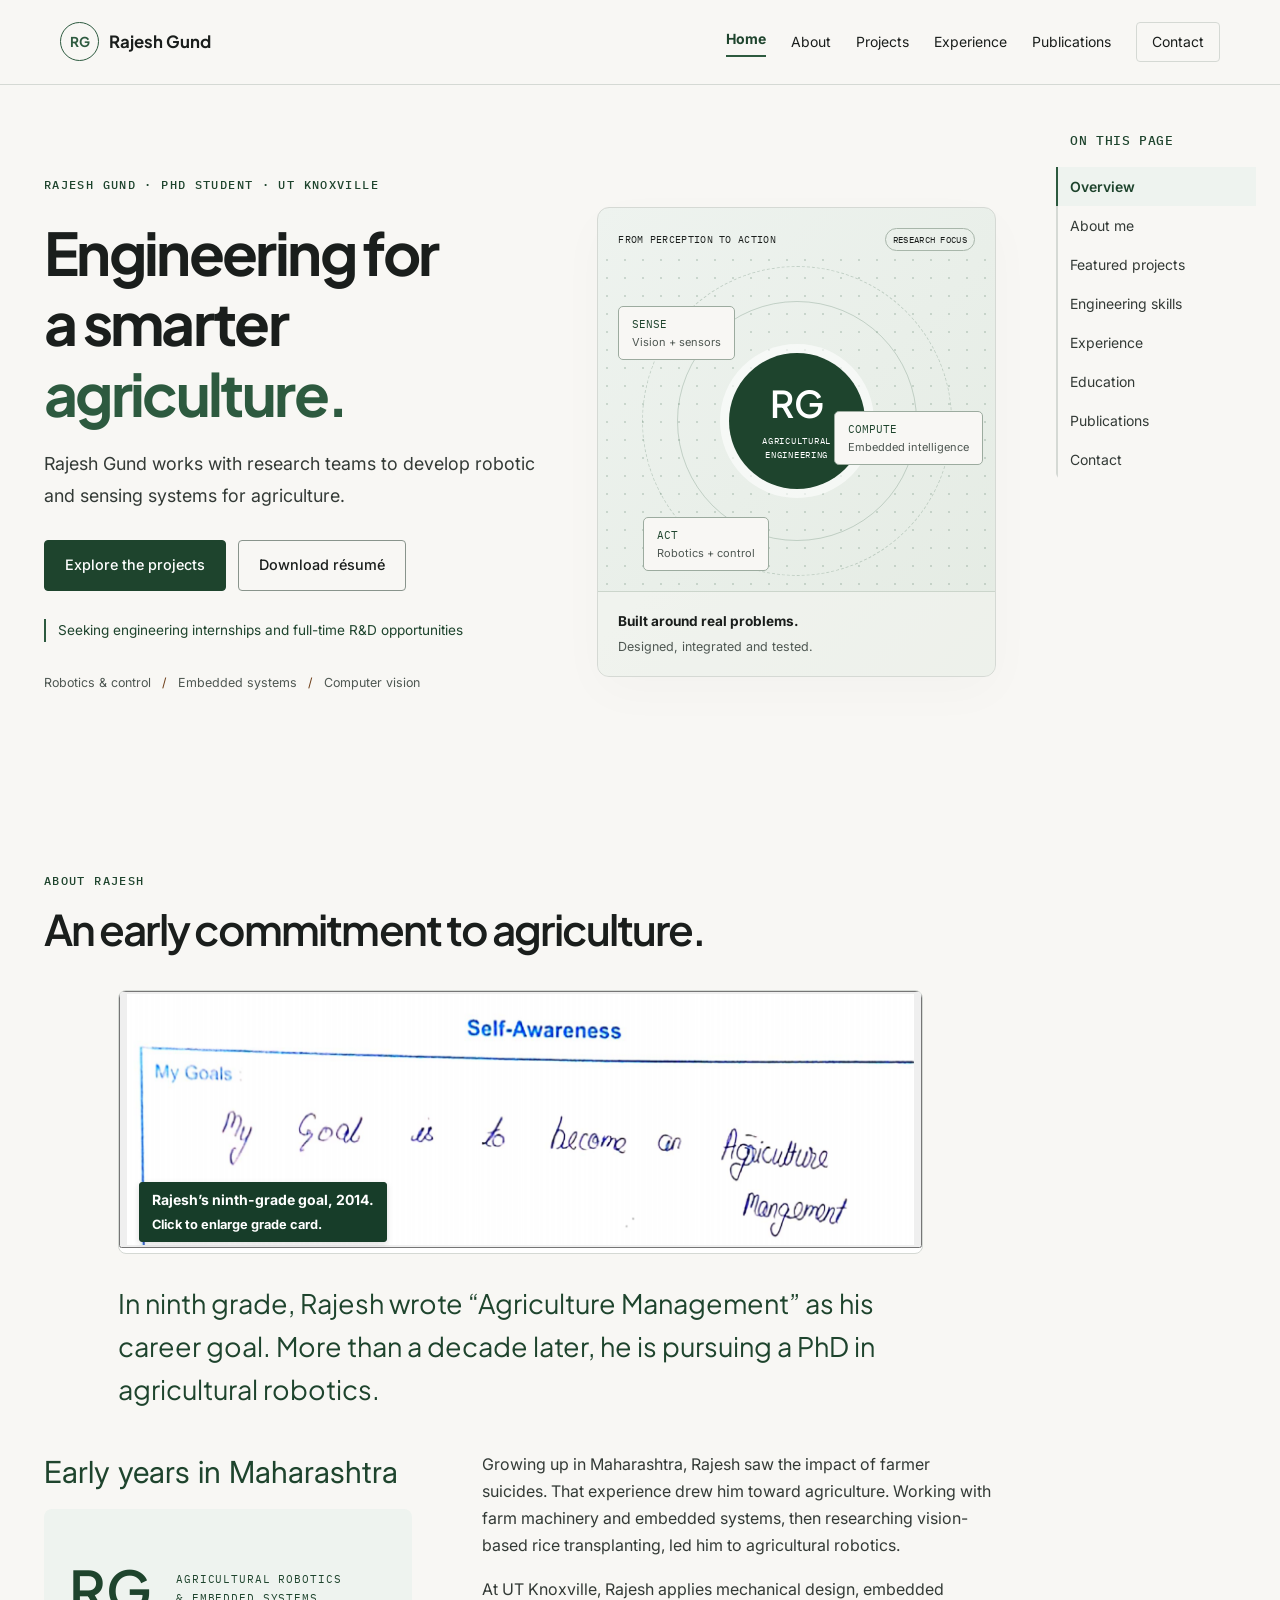
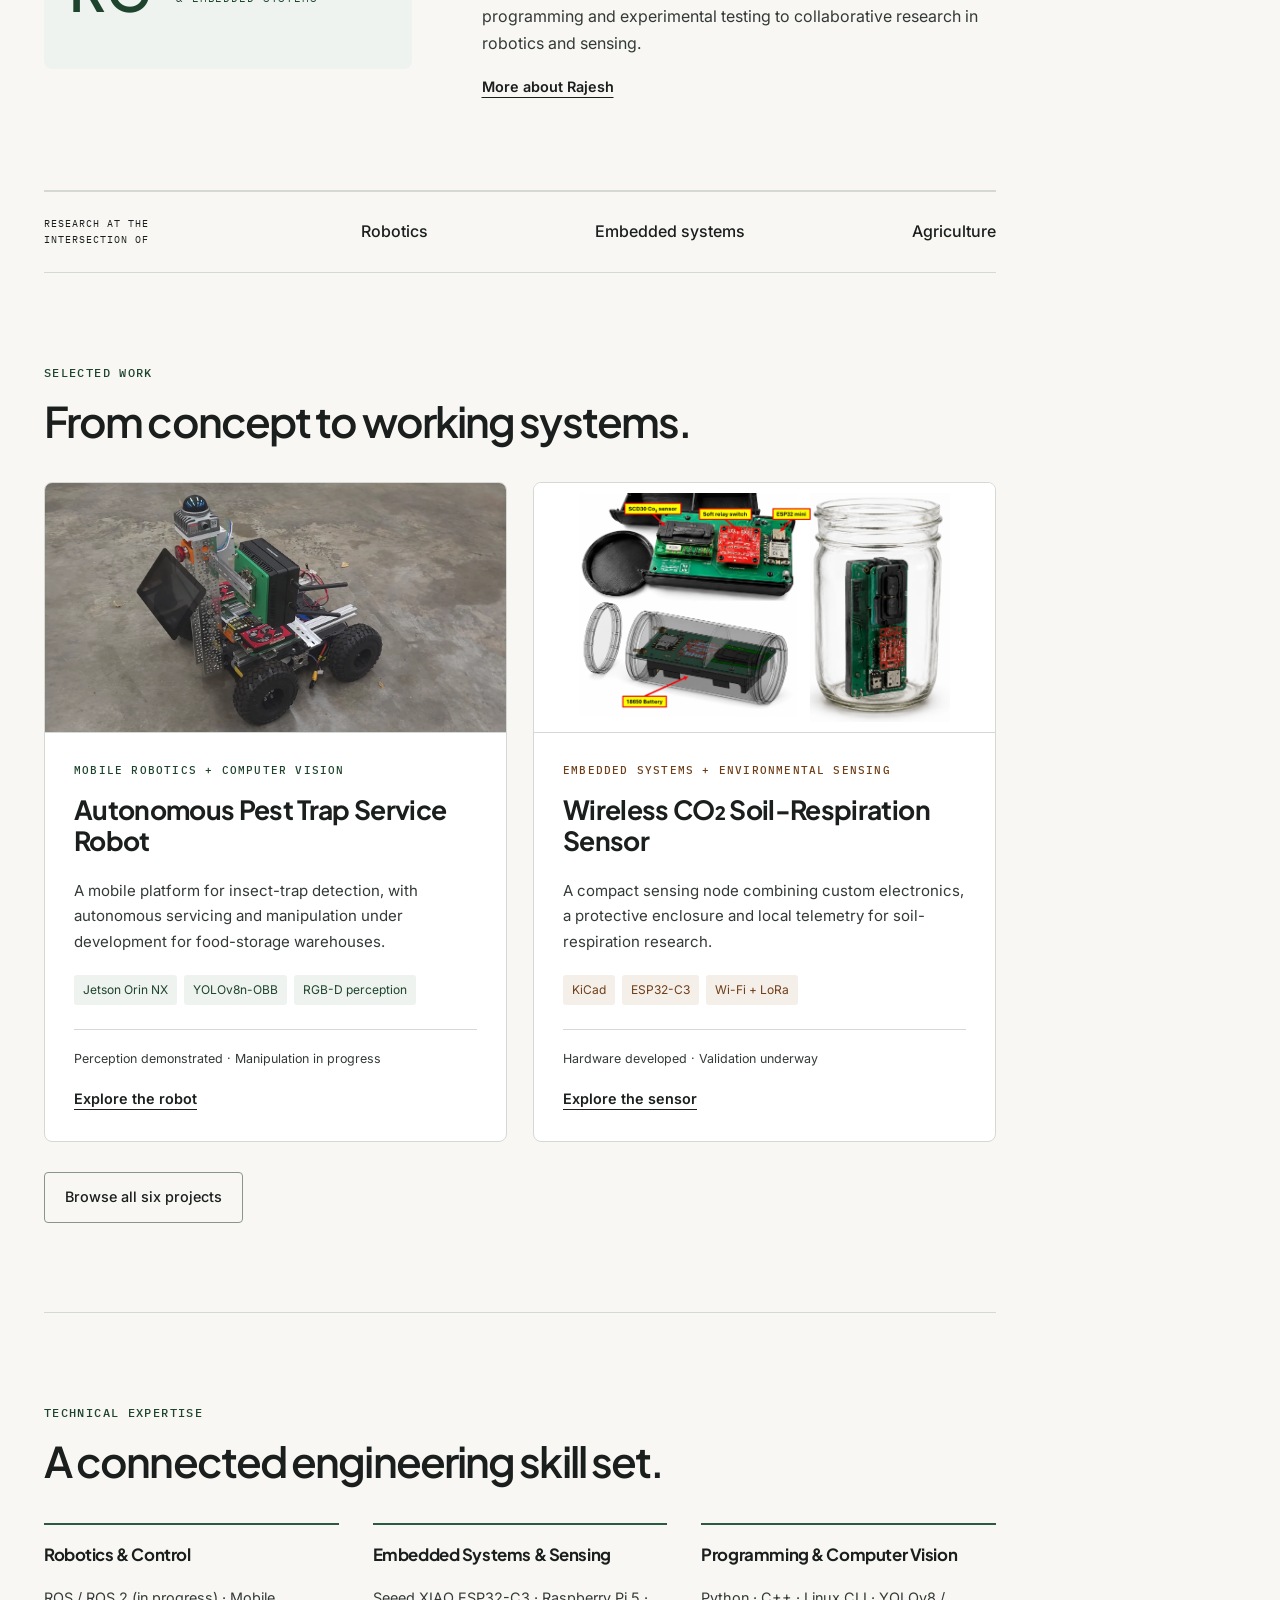
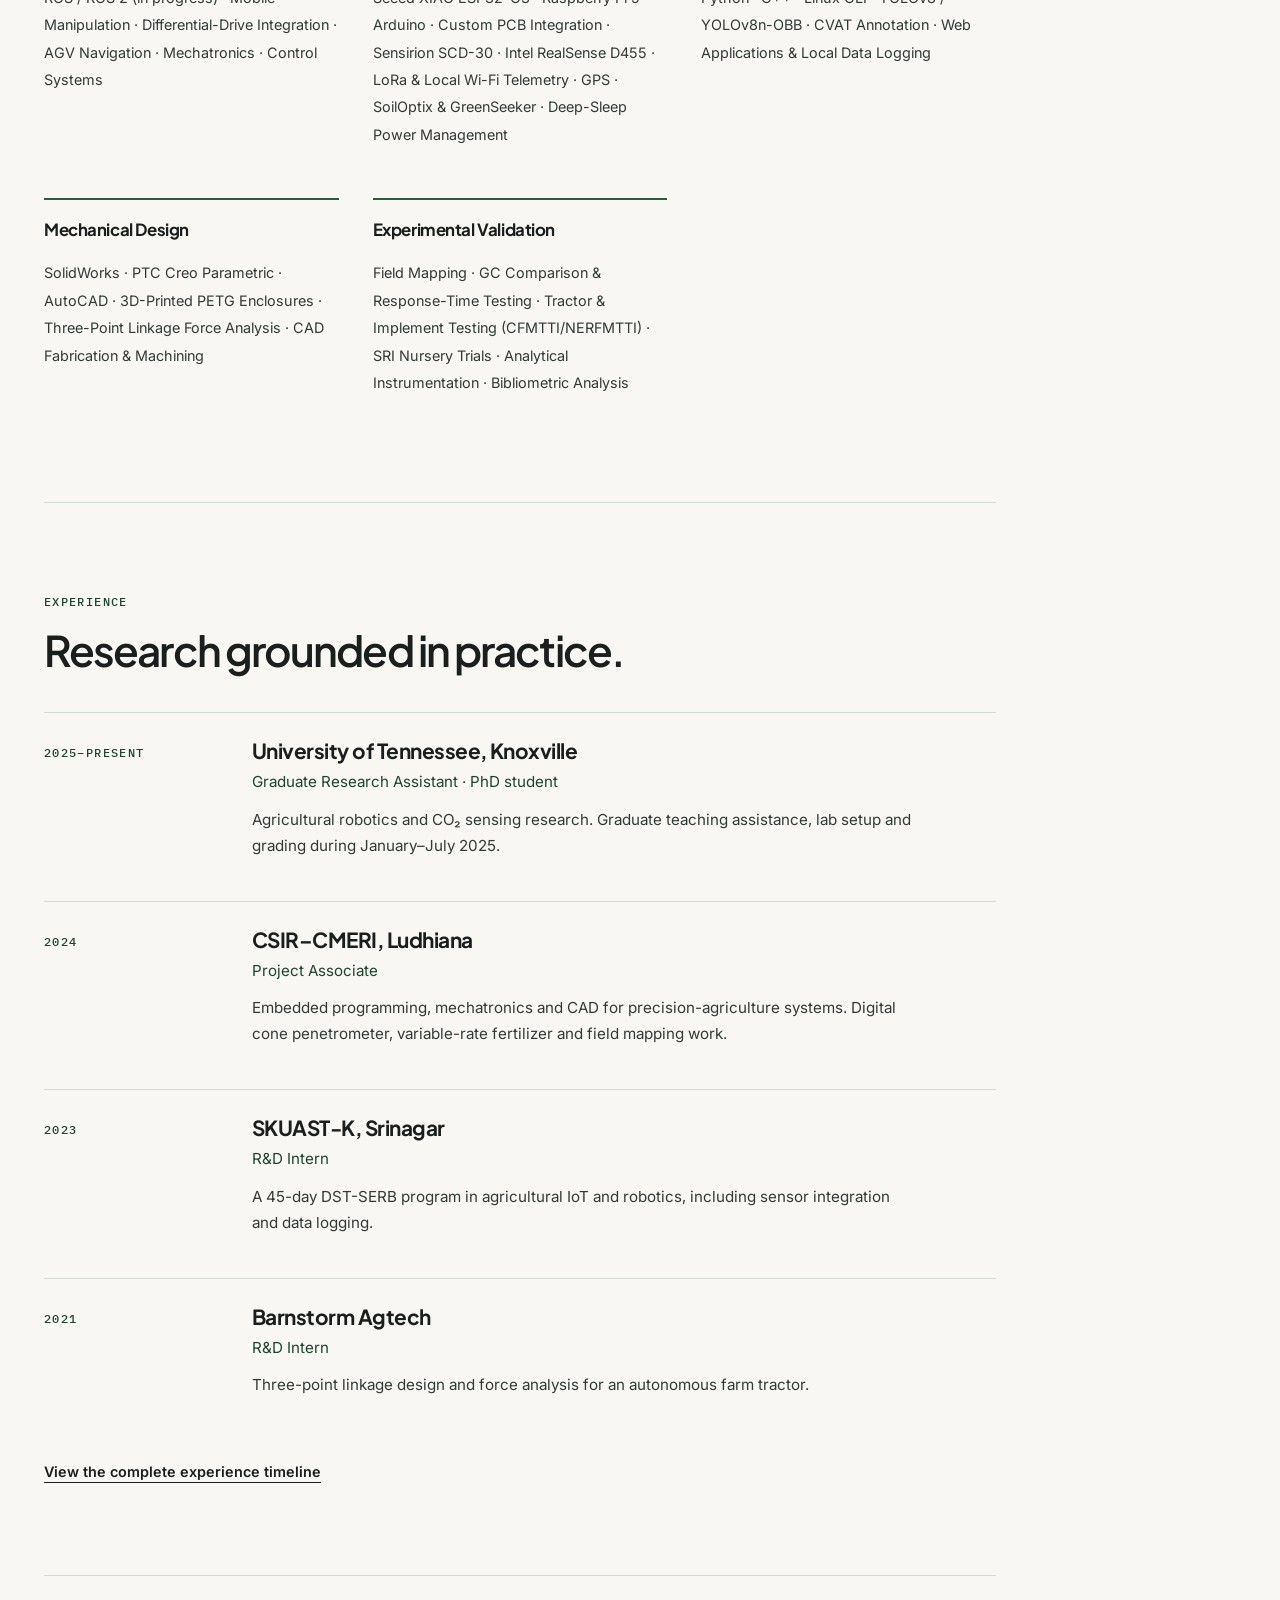
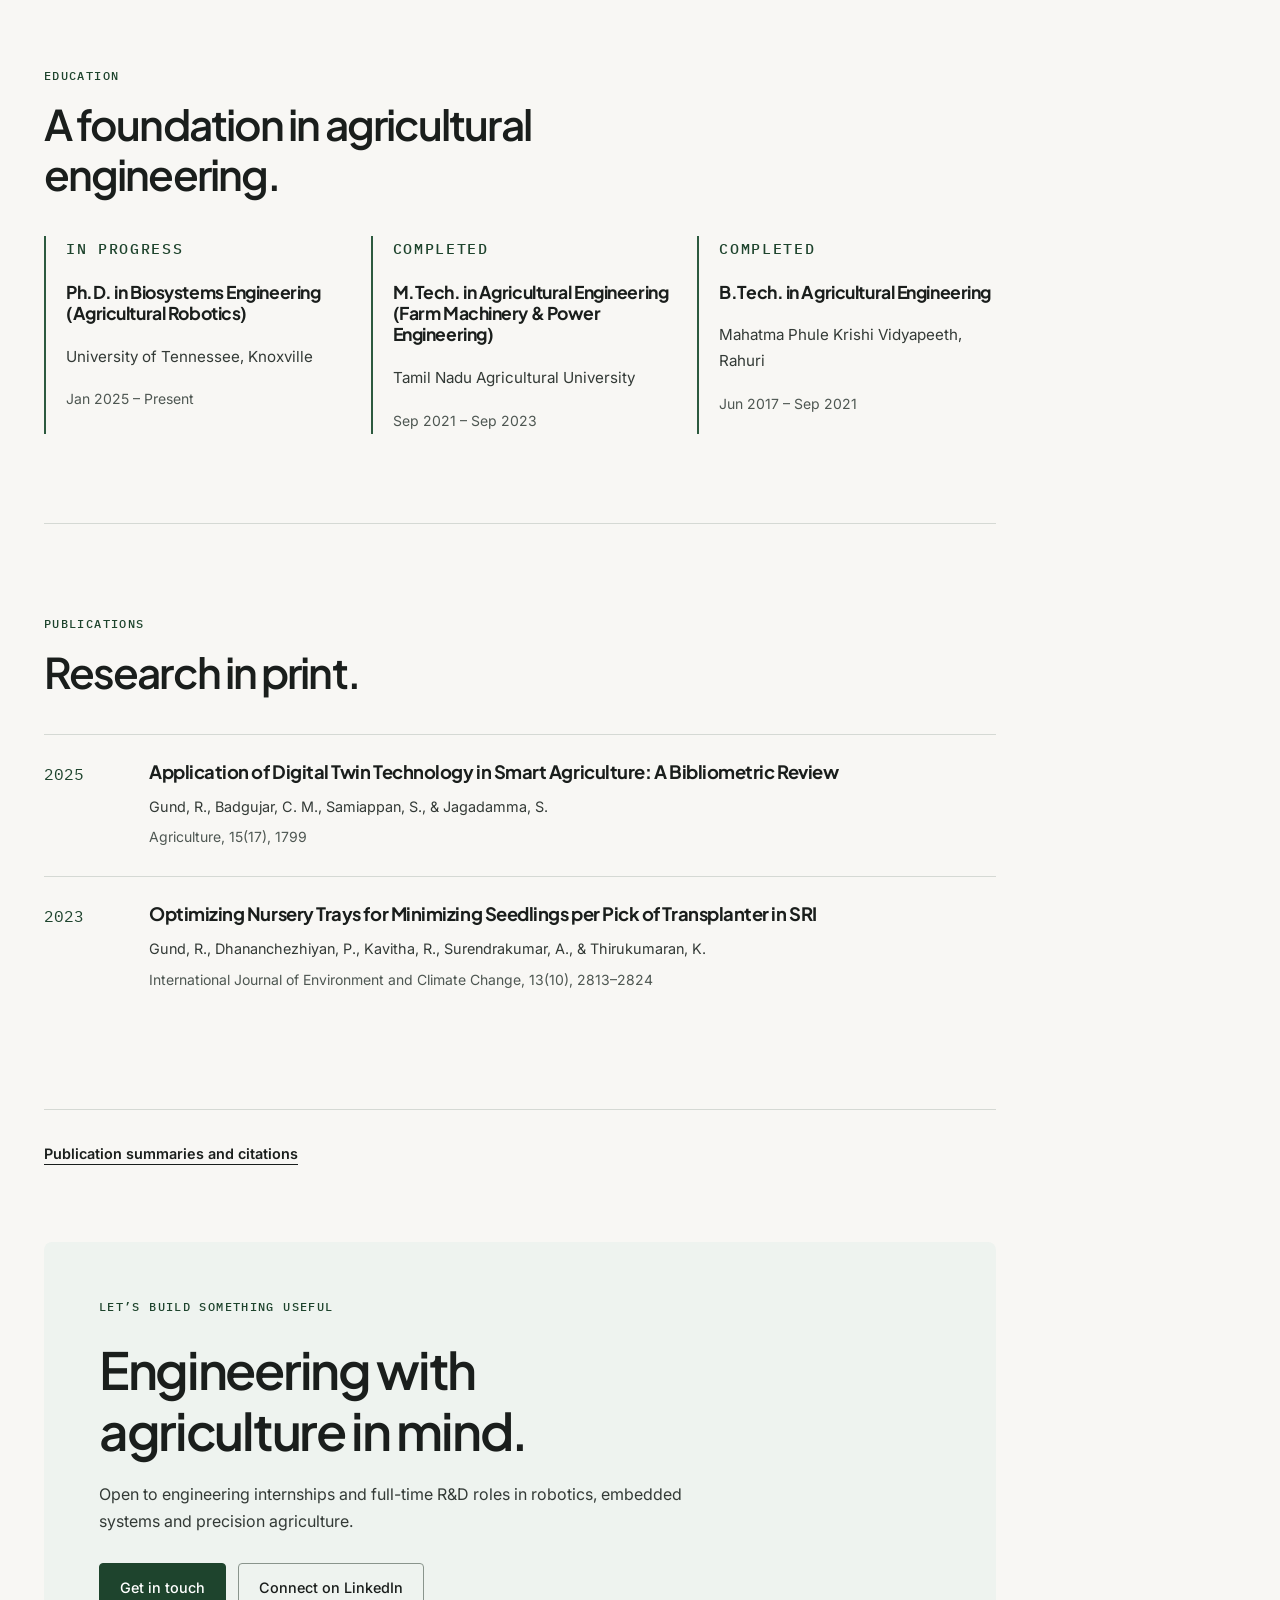
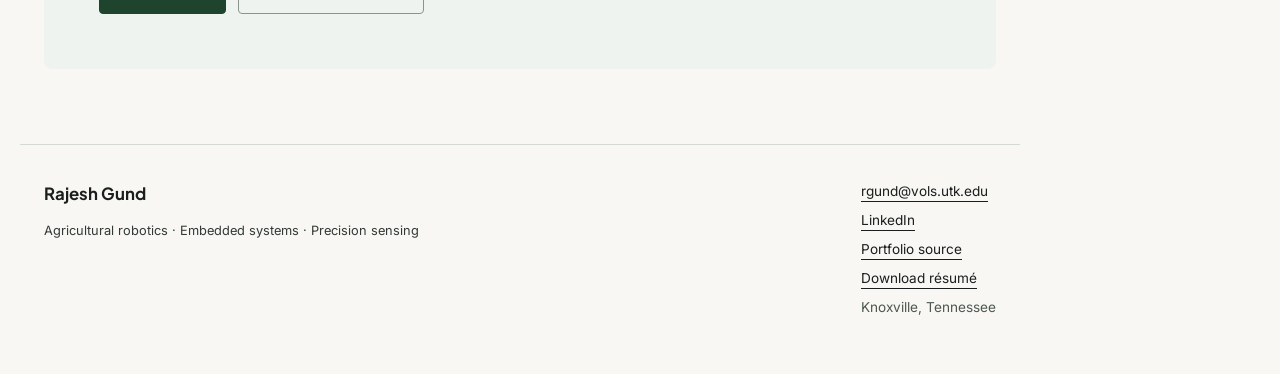
<file: index.html>
<!doctype html><html lang="en"><head><meta charset="utf-8"><meta name="viewport" content="width=device-width, initial-scale=1"><title>Agricultural Robotics &amp; Embedded Systems | Rajesh Gund</title><meta name="description" content="Rajesh Gund — PhD student at UT Knoxville developing agricultural robotics and embedded sensing systems."><meta property="og:title" content="Agricultural Robotics &amp; Embedded Systems | Rajesh Gund"><meta property="og:description" content="Rajesh Gund — PhD student at UT Knoxville developing agricultural robotics and embedded sensing systems."><meta property="og:type" content="website"><meta name="theme-color" content="#2D5A3F"><link rel="icon" href="assets/img/favicon.svg" type="image/svg+xml"><link rel="stylesheet" href="assets/css/tokens.css"><link rel="stylesheet" href="assets/css/styles.css?v=10"><script defer src="assets/js/main.js?v=3"></script><link rel="canonical" href="https://rgund26.github.io/"><meta property="og:url" content="https://rgund26.github.io/"><script defer src="assets/js/profile.js"></script><script defer src="assets/js/media-config.js"></script><script defer src="assets/js/media.js"></script><script type="application/ld+json">{"@context": "https://schema.org", "@type": "Person", "name": "Rajesh Gund", "url": "https://rgund26.github.io/", "jobTitle": "PhD student in agricultural robotics", "affiliation": {"@type": "CollegeOrUniversity", "name": "University of Tennessee, Knoxville"}, "sameAs": ["https://www.linkedin.com/in/rajeshgund/"], "knowsAbout": ["Agricultural robotics", "Embedded systems", "Computer vision", "Precision agriculture"]}</script></head><body><a class="skip" href="#main">Skip to content</a><header><div class="nav-wrap"><a class="wordmark" href="index.html"><span class="monogram">RG</span>Rajesh Gund<span class="wordmark-sub">ENGINEERING PORTFOLIO</span></a><button class="menu-toggle" aria-expanded="false" aria-controls="navigation">Menu</button><nav id="navigation" aria-label="Main navigation"><a href="index.html" aria-current="page">Home</a><a href="about/index.html">About</a><a href="projects/index.html">Projects</a><a href="experience/index.html">Experience</a><a href="publications/index.html">Publications</a><a class="nav-resume" href="index.html#contact">Contact</a></nav></div></header><main id="main"><section class="hero"><div class="hero-copy"><p class="eyebrow">RAJESH GUND · PHD STUDENT · UT KNOXVILLE</p><h1>Engineering for<br>a smarter <em>agriculture.</em></h1><p class="hero-intro">Rajesh Gund works with research teams to develop robotic and sensing systems for agriculture.</p><div class="actions"><a class="button" href="#projects">Explore the projects</a><a class="button secondary" href="assets/docs/Rajesh_Gund_Resume.pdf" download>Download résumé</a></div><p class="availability-line">Seeking engineering internships and full-time R&D opportunities</p><p class="hero-note">Robotics & control <span>/</span> Embedded systems <span>/</span> Computer vision</p></div><aside class="hero-visual"><div class="visual-heading"><span>FROM PERCEPTION TO ACTION</span><span class="tag">RESEARCH FOCUS</span></div><div class="technical-art" aria-label="Conceptual illustration of sensing, computing and actuation"><div class="orbit orbit-one"></div><div class="orbit orbit-two"></div><div class="core">RG<span>AGRICULTURAL<br>ENGINEERING</span></div><span class="node sense">SENSE<small>Vision + sensors</small></span><span class="node compute">COMPUTE<small>Embedded intelligence</small></span><span class="node act">ACT<small>Robotics + control</small></span></div><div class="visual-footer"><strong>Built around real problems.</strong><span>Designed, integrated and tested.</span></div></aside></section><section class="section" id="about-me"><div class="section-heading"><p class="eyebrow">ABOUT RAJESH</p><h2>An early commitment to agriculture.</h2></div><div class="personal-opener home-personal-story" style="padding-top:0;margin-bottom:40px"><figure class="diagram story-cover" style="max-width:805px;margin:0 auto 28px"><button type="button" data-lightbox data-full-src="assets/img/ninth-grade-report-book.png" data-full-alt="Rajesh’s full Class IX report book from 2013–14, including his childhood photograph and handwritten agriculture goal." aria-label="Open the full ninth-grade report book"><img src="assets/img/ninth-grade-goal-cover.png" alt="Rajesh’s handwritten ninth-grade goal to work in agriculture management." width="805" height="256" style="display:block;width:100%;height:auto"></button><figcaption>Rajesh’s ninth-grade goal, 2014.<br><span>Click to enlarge grade card.</span></figcaption></figure><p class="large-copy opening-story">In ninth grade, Rajesh wrote “Agriculture Management” as his career goal. More than a decade later, he is pursuing a PhD in agricultural robotics.</p></div><div class="about-layout"><div><p class="large-copy">Early years in Maharashtra</p><div class="profile-mark" aria-label="Rajesh Gund initials">RG<span>AGRICULTURAL ROBOTICS<br>&amp; EMBEDDED SYSTEMS</span></div></div><div><p>Growing up in Maharashtra, Rajesh saw the impact of farmer suicides. That experience drew him toward agriculture. Working with farm machinery and embedded systems, then researching vision-based rice transplanting, led him to agricultural robotics.</p><p>At UT Knoxville, Rajesh applies mechanical design, embedded programming and experimental testing to collaborative research in robotics and sensing.</p><a class="text-link" href="about/index.html">More about Rajesh</a></div></div></section><div class="focus-strip"><span>RESEARCH AT THE INTERSECTION OF</span><strong>Robotics</strong><strong>Embedded systems</strong><strong>Agriculture</strong></div><section class="section" id=projects><div class="section-heading"><p class="eyebrow">SELECTED WORK</p><h2>From concept to working systems.</h2></div><div class="project-grid"><article class="project-card"><div class="card-media mmpt-card-cover"><img src="assets/img/pest-trap-robot/mmpt-cover.webp" width="1280" height="720" alt="MMPT mobile robot prototype on the lab floor" loading="lazy"></div><div class="card-body"><p class="eyebrow">MOBILE ROBOTICS + COMPUTER VISION</p><h3>Autonomous Pest Trap Service Robot</h3><p>A mobile platform for insect-trap detection, with autonomous servicing and manipulation under development for food-storage warehouses.</p><div class="chips"><span>Jetson Orin NX</span><span>YOLOv8n-OBB</span><span>RGB-D perception</span></div><p class="status">Perception demonstrated · Manipulation in progress</p><a class="text-link" href="projects/pest-trap-robot/index.html">Explore the robot</a></div></article><article class="project-card copper"><div class="card-media ghg-card-cover"><img src="assets/img/ghg-sensor/compact-sensor.webp" alt="Compact CO₂ sensor assembly and its fit inside an incubation jar" width="1600" height="986" loading="lazy"></div><div class="card-body"><p class="eyebrow">EMBEDDED SYSTEMS + ENVIRONMENTAL SENSING</p><h3>Wireless CO₂ Soil-Respiration Sensor</h3><p>A compact sensing node combining custom electronics, a protective enclosure and local telemetry for soil-respiration research.</p><div class="chips"><span>KiCad</span><span>ESP32-C3</span><span>Wi-Fi + LoRa</span></div><p class="status">Hardware developed · Validation underway</p><a class="text-link" href="projects/ghg-sensor/index.html">Explore the sensor</a></div></article></div><div class="section-bottom"><a class="button secondary" href="projects/index.html">Browse all six projects</a></div></section><section class="section" id=expertise><div class="section-heading"><p class="eyebrow">TECHNICAL EXPERTISE</p><h2>A connected engineering skill set.</h2></div><div class="skills-grid"><article><h3>Robotics &amp; Control</h3><p>ROS / ROS 2 (in progress) · Mobile Manipulation · Differential-Drive Integration · AGV Navigation · Mechatronics · Control Systems</p></article><article><h3>Embedded Systems &amp; Sensing</h3><p>Seeed XIAO ESP32-C3 · Raspberry Pi 5 · Arduino · Custom PCB Integration · Sensirion SCD-30 · Intel RealSense D455 · LoRa &amp; Local Wi-Fi Telemetry · GPS · SoilOptix &amp; GreenSeeker · Deep-Sleep Power Management</p></article><article><h3>Programming &amp; Computer Vision</h3><p>Python · C++ · Linux CLI · YOLOv8 / YOLOv8n-OBB · CVAT Annotation · Web Applications &amp; Local Data Logging</p></article><article><h3>Mechanical Design</h3><p>SolidWorks · PTC Creo Parametric · AutoCAD · 3D-Printed PETG Enclosures · Three-Point Linkage Force Analysis · CAD Fabrication &amp; Machining</p></article><article><h3>Experimental Validation</h3><p>Field Mapping · GC Comparison &amp; Response-Time Testing · Tractor &amp; Implement Testing (CFMTTI/NERFMTTI) · SRI Nursery Trials · Analytical Instrumentation · Bibliometric Analysis</p></article></div></section><section class="section" id=experience><div class="section-heading"><p class="eyebrow">EXPERIENCE</p><h2>Research grounded in practice.</h2></div><div class="timeline"><article><p class="eyebrow">2025–PRESENT</p><div><h3>University of Tennessee, Knoxville</h3><p class="role">Graduate Research Assistant · PhD student</p><p>Agricultural robotics and CO₂ sensing research. Graduate teaching assistance, lab setup and grading during January–July 2025.</p></div></article><article><p class="eyebrow">2024</p><div><h3>CSIR–CMERI, Ludhiana</h3><p class="role">Project Associate</p><p>Embedded programming, mechatronics and CAD for precision-agriculture systems. Digital cone penetrometer, variable-rate fertilizer and field mapping work.</p></div></article><article><p class="eyebrow">2023</p><div><h3>SKUAST-K, Srinagar</h3><p class="role">R&D Intern</p><p>A 45-day DST-SERB program in agricultural IoT and robotics, including sensor integration and data logging.</p></div></article><article><p class="eyebrow">2021</p><div><h3>Barnstorm Agtech</h3><p class="role">R&D Intern</p><p>Three-point linkage design and force analysis for an autonomous farm tractor.</p></div></article></div><a class="text-link" href="experience/index.html">View the complete experience timeline</a></section><section class="section" ><div class="section-heading"><p class="eyebrow">EDUCATION</p><h2>A foundation in agricultural engineering.</h2></div><div class="education-grid"><article><p class="eyebrow">In Progress</p><h3>Ph.D. in Biosystems Engineering (Agricultural Robotics)</h3><p>University of Tennessee, Knoxville</p><small>Jan 2025 – Present</small></article><article><p class="eyebrow">Completed</p><h3>M.Tech. in Agricultural Engineering (Farm Machinery &amp; Power Engineering)</h3><p>Tamil Nadu Agricultural University</p><small>Sep 2021 – Sep 2023</small></article><article><p class="eyebrow">Completed</p><h3>B.Tech. in Agricultural Engineering</h3><p>Mahatma Phule Krishi Vidyapeeth, Rahuri</p><small>Jun 2017 – Sep 2021</small></article></div></section><section class="section" ><div class="section-heading"><p class="eyebrow">PUBLICATIONS</p><h2>Research in print.</h2></div><div class="publications"><article><span>2025</span><div><h3><a href="https://www.mdpi.com/2077-0472/15/17/1799">Application of Digital Twin Technology in Smart Agriculture: A Bibliometric Review</a></h3><p>Gund, R., Badgujar, C. M., Samiappan, S., &amp; Jagadamma, S.</p><small>Agriculture, 15(17), 1799</small></div></article><article><span>2023</span><div><h3><a href="https://journalijecc.com/index.php/IJECC/article/view/2946">Optimizing Nursery Trays for Minimizing Seedlings per Pick of Transplanter in SRI</a></h3><p>Gund, R., Dhananchezhiyan, P., Kavitha, R., Surendrakumar, A., &amp; Thirukumaran, K.</p><small>International Journal of Environment and Climate Change, 13(10), 2813–2824</small></div></article></div></section><div class="section-bottom"><a class="text-link" href="publications/index.html">Publication summaries and citations</a></div><section class="contact" id="contact"><p class="eyebrow">LET’S BUILD SOMETHING USEFUL</p><h2>Engineering with<br>agriculture in mind.</h2><p>Open to engineering internships and full-time R&D roles in robotics, embedded systems and precision agriculture.</p><div class="actions"><a class="button" href="mailto:rgund@vols.utk.edu">Get in touch</a><a class="button secondary" href="https://www.linkedin.com/in/rajeshgund/">Connect on LinkedIn</a></div></section></main><footer><div><a class="wordmark" href="index.html">Rajesh Gund</a><p>Agricultural robotics · Embedded systems · Precision sensing</p></div><div><a href="mailto:rgund@vols.utk.edu">rgund@vols.utk.edu</a><a href="https://www.linkedin.com/in/rajeshgund/">LinkedIn</a><a href="https://github.com/rgund26/rgund26.github.io">Portfolio source</a><a href="assets/docs/Rajesh_Gund_Resume.pdf">Download résumé</a><span>Knoxville, Tennessee</span></div></footer><dialog id="lightbox" aria-label="Enlarged project diagram"><button class="close" aria-label="Close enlarged image">Close ×</button><img alt=""><p></p></dialog><script src="assets/js/section-nav.js?v=4" defer></script></body></html>
</file>
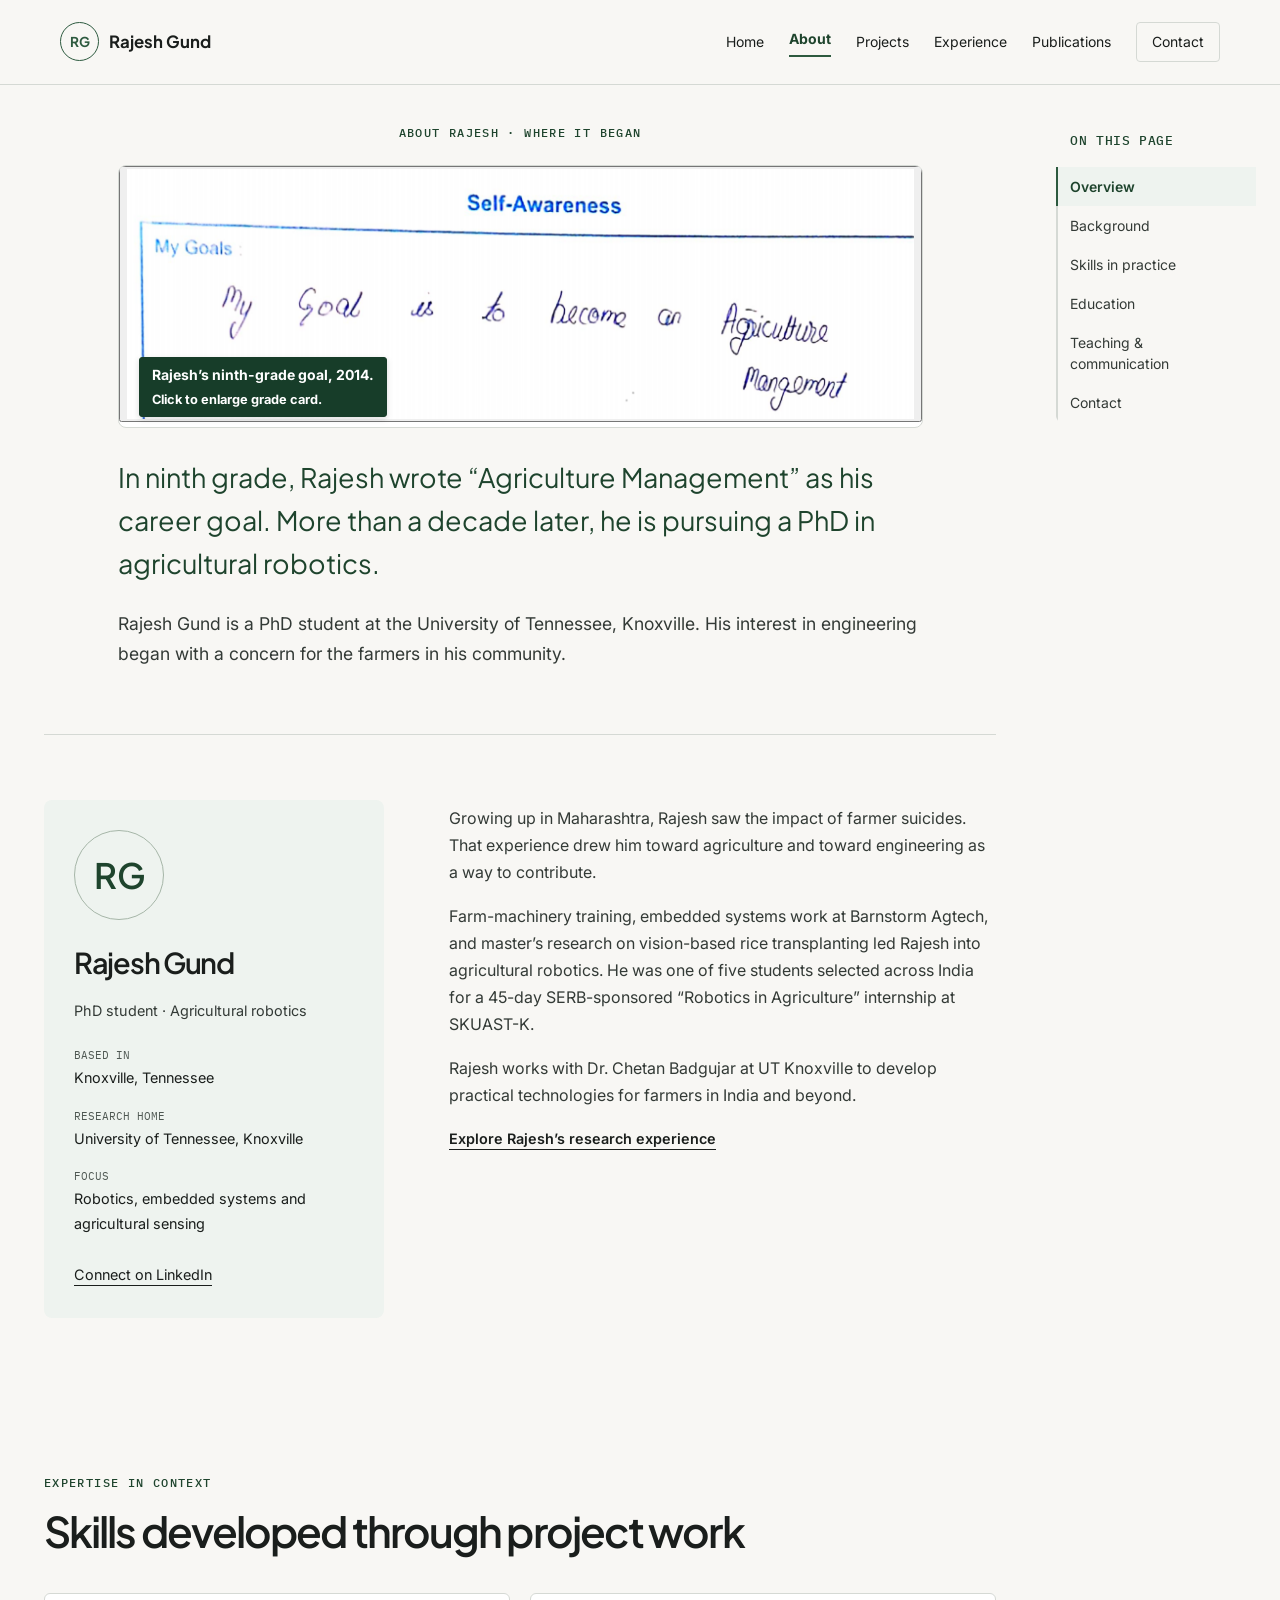
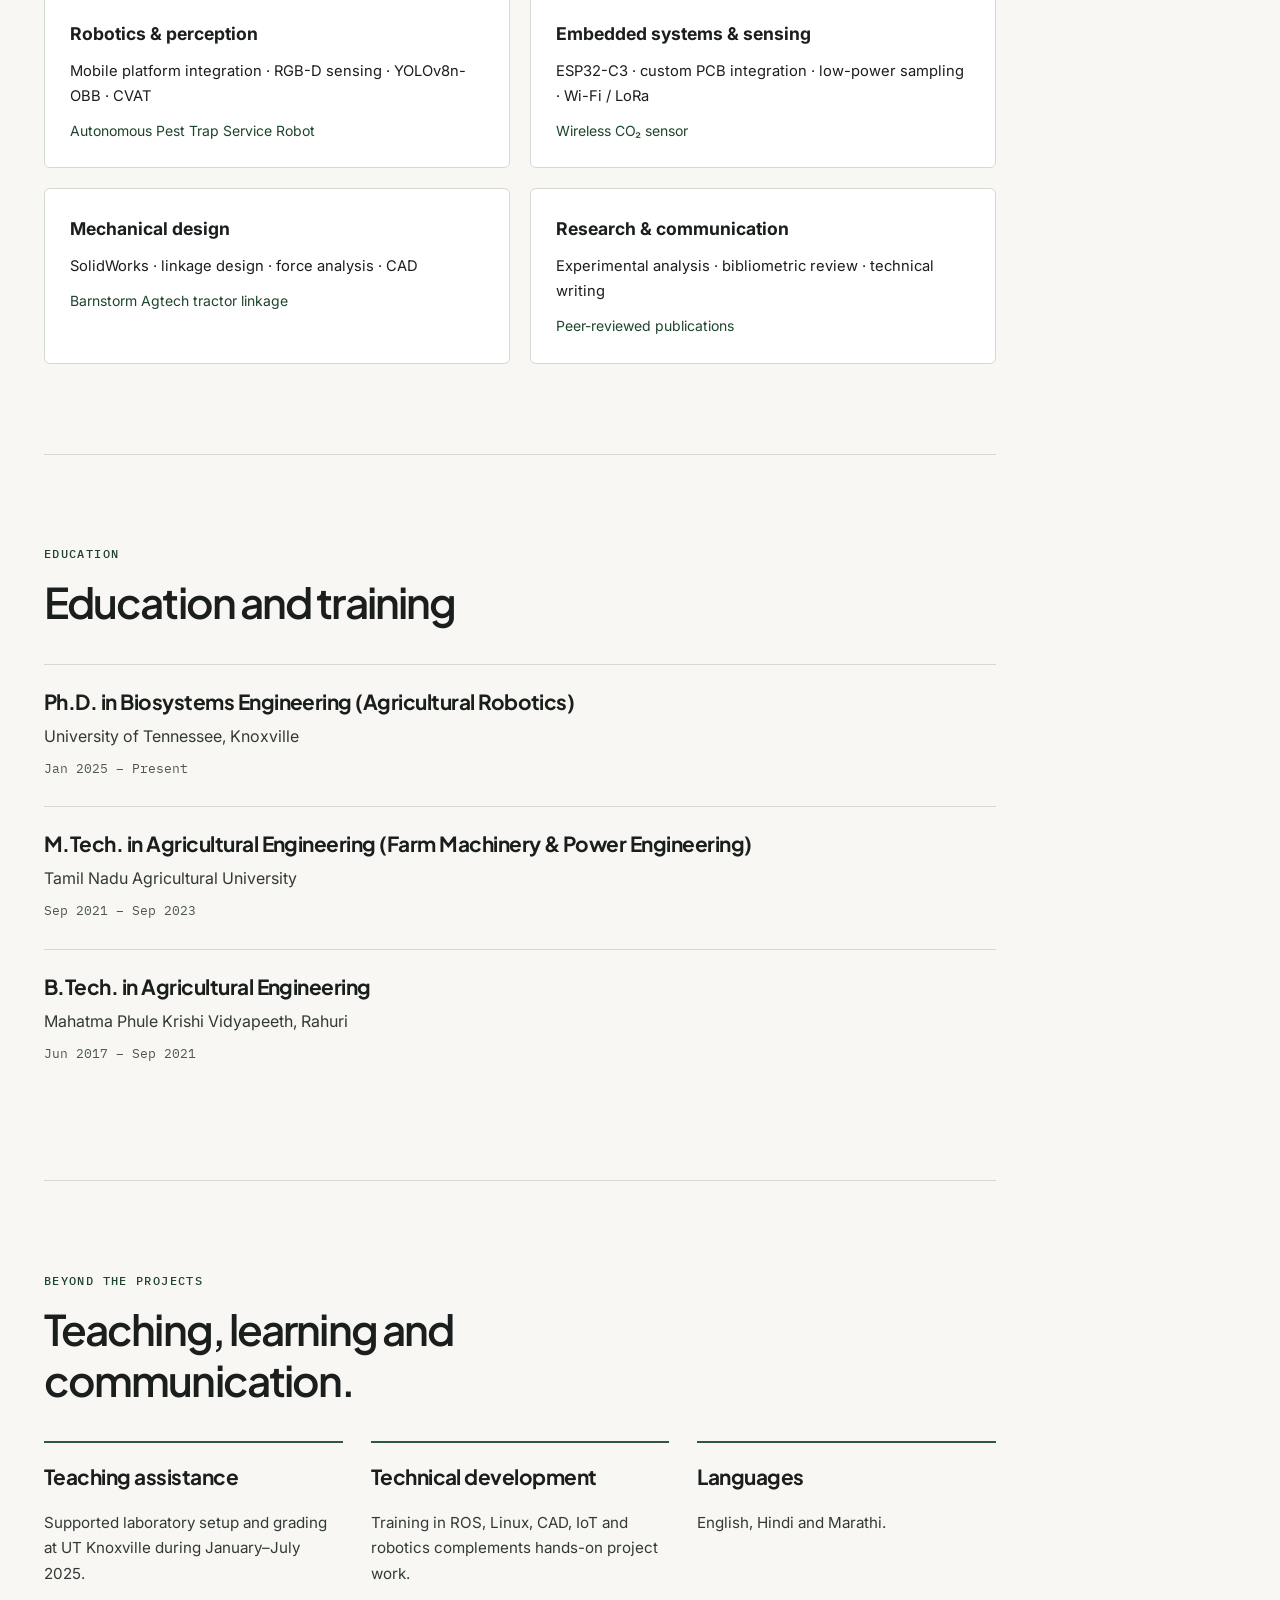
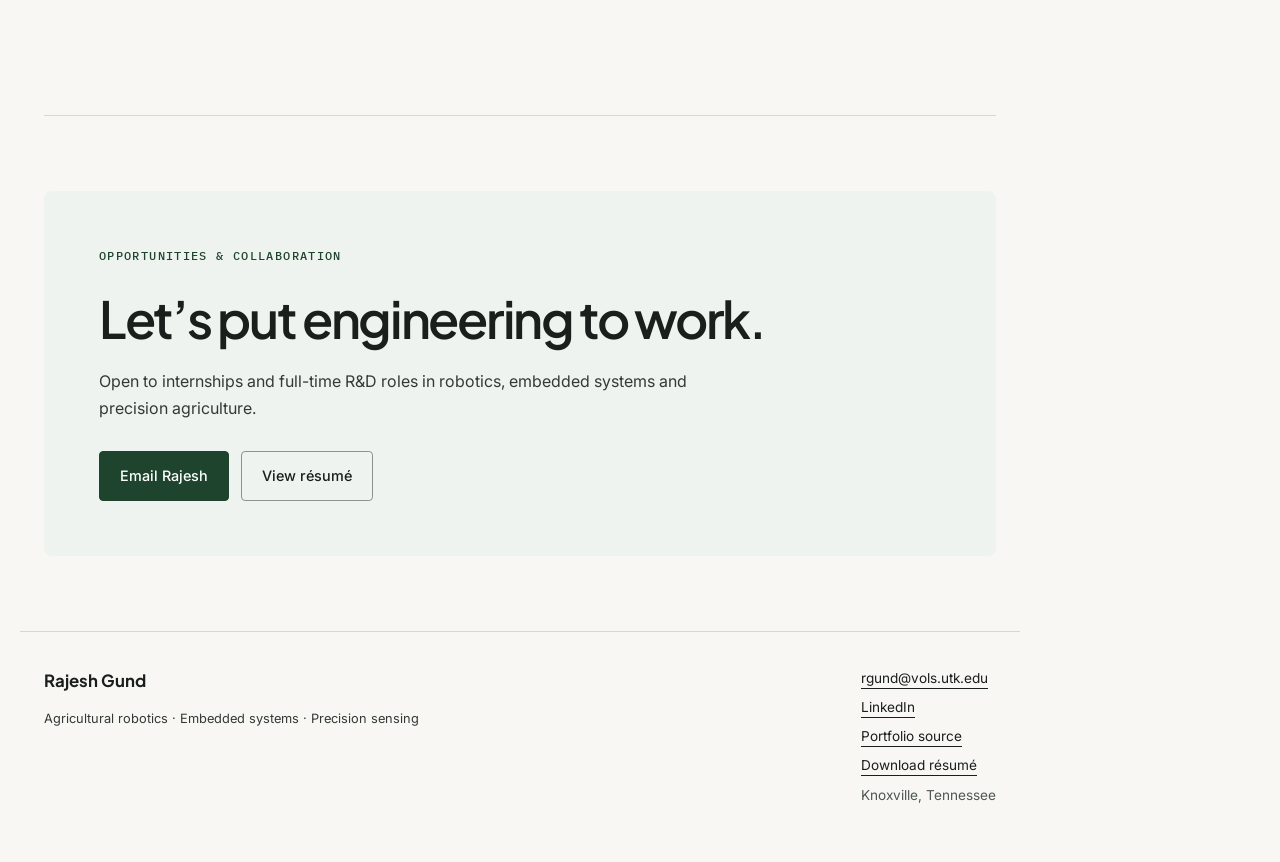
<file: about/index.html>
<!doctype html><html lang="en"><head><meta charset="utf-8"><meta name="viewport" content="width=device-width, initial-scale=1"><title>About | Rajesh Gund</title><meta name="description" content="Meet Rajesh Gund: agricultural robotics researcher, embedded systems engineer and PhD student at UT Knoxville."><meta property="og:title" content="About | Rajesh Gund"><meta property="og:description" content="Meet Rajesh Gund: agricultural robotics researcher, embedded systems engineer and PhD student at UT Knoxville."><meta property="og:type" content="website"><meta name="theme-color" content="#2D5A3F"><link rel="icon" href="../assets/img/favicon.svg" type="image/svg+xml"><link rel="stylesheet" href="../assets/css/tokens.css"><link rel="stylesheet" href="../assets/css/styles.css?v=6"><script defer src="../assets/js/main.js?v=3"></script><link rel="canonical" href="https://rgund26.github.io/about/"><meta property="og:url" content="https://rgund26.github.io/about/"><script defer src="../assets/js/profile.js"></script><script defer src="../assets/js/media-config.js"></script><script defer src="../assets/js/media.js"></script></head><body><a class="skip" href="#main">Skip to content</a><header><div class="nav-wrap"><a class="wordmark" href="../index.html"><span class="monogram">RG</span>Rajesh Gund<span class="wordmark-sub">ENGINEERING PORTFOLIO</span></a><button class="menu-toggle" aria-expanded="false" aria-controls="navigation">Menu</button><nav id="navigation" aria-label="Main navigation"><a href="../index.html">Home</a><a href="../about/index.html" aria-current="page">About</a><a href="../projects/index.html">Projects</a><a href="../experience/index.html">Experience</a><a href="../publications/index.html">Publications</a><a class="nav-resume" href="../index.html#contact">Contact</a></nav></div></header><main id="main"><section class="project-hero personal-opener"><p class="eyebrow">ABOUT RAJESH · WHERE IT BEGAN</p><h1 class="sr-only">About Rajesh Gund</h1><figure class="diagram story-cover" style="max-width:805px;margin:0 auto 28px"><button type="button" data-lightbox data-full-src="../assets/img/ninth-grade-report-book.png" data-full-alt="Rajesh’s full Class IX report book from 2013–14, including his childhood photograph and handwritten agriculture goal." aria-label="Open the full ninth-grade report book"><img src="../assets/img/ninth-grade-goal-cover.png" alt="Rajesh’s handwritten ninth-grade goal to work in agriculture management." width="805" height="256" style="display:block;width:100%;height:auto"></button><figcaption>Rajesh’s ninth-grade goal, 2014.<br><span>Click to enlarge grade card.</span></figcaption></figure><p class="large-copy opening-story">In ninth grade, Rajesh wrote “Agriculture Management” as his career goal. More than a decade later, he is pursuing a PhD in agricultural robotics.</p><p class="lead">Rajesh Gund is a PhD student at the University of Tennessee, Knoxville. His interest in engineering began with a concern for the farmers in his community.</p></section><section class="profile-intro"><div class="identity-card"><span class="profile-initials" aria-hidden="true">RG</span><h2>Rajesh Gund</h2><p>PhD student · Agricultural robotics</p><dl><dt>Based in</dt><dd>Knoxville, Tennessee</dd><dt>Research home</dt><dd>University of Tennessee, Knoxville</dd><dt>Focus</dt><dd>Robotics, embedded systems and agricultural sensing</dd></dl><a href="https://www.linkedin.com/in/rajeshgund/">Connect on LinkedIn</a></div><div class="bio-story"><p>Growing up in Maharashtra, Rajesh saw the impact of farmer suicides. That experience drew him toward agriculture and toward engineering as a way to contribute.</p><p>Farm-machinery training, embedded systems work at Barnstorm Agtech, and master’s research on vision-based rice transplanting led Rajesh into agricultural robotics. He was one of five students selected across India for a 45-day SERB-sponsored “Robotics in Agriculture” internship at SKUAST-K.</p><p>Rajesh works with Dr. Chetan Badgujar at UT Knoxville to develop practical technologies for farmers in India and beyond.</p><a class="text-link" href="../experience/index.html">Explore Rajesh’s research experience</a></div></section><section class="section" id=""><div class="section-heading"><p class="eyebrow">EXPERTISE IN CONTEXT</p><h2>Skills developed through project work</h2></div><div class="evidence-list"><a href="../projects/pest-trap-robot/index.html"><strong>Robotics &amp; perception</strong><span>Mobile platform integration · RGB-D sensing · YOLOv8n-OBB · CVAT</span><small>Autonomous Pest Trap Service Robot</small></a><a href="../projects/ghg-sensor/index.html"><strong>Embedded systems &amp; sensing</strong><span>ESP32-C3 · custom PCB integration · low-power sampling · Wi-Fi / LoRa</span><small>Wireless CO₂ sensor</small></a><a href="../projects/earlier-work/index.html#tractor"><strong>Mechanical design</strong><span>SolidWorks · linkage design · force analysis · CAD</span><small>Barnstorm Agtech tractor linkage</small></a><a href="../publications/index.html"><strong>Research &amp; communication</strong><span>Experimental analysis · bibliometric review · technical writing</span><small>Peer-reviewed publications</small></a></div></section><section class="section" id=""><div class="section-heading"><p class="eyebrow">EDUCATION</p><h2>Education and training</h2></div><div class="education-row"><h3>Ph.D. in Biosystems Engineering (Agricultural Robotics)</h3><p>University of Tennessee, Knoxville</p><span>Jan 2025 – Present</span></div><div class="education-row"><h3>M.Tech. in Agricultural Engineering (Farm Machinery &amp; Power Engineering)</h3><p>Tamil Nadu Agricultural University</p><span>Sep 2021 – Sep 2023</span></div><div class="education-row"><h3>B.Tech. in Agricultural Engineering</h3><p>Mahatma Phule Krishi Vidyapeeth, Rahuri</p><span>Jun 2017 – Sep 2021</span></div></section><section class="section" id=""><div class="section-heading"><p class="eyebrow">BEYOND THE PROJECTS</p><h2>Teaching, learning and communication.</h2></div><div class="three-grid"><article class="detail-card"><h3>Teaching assistance</h3><p>Supported laboratory setup and grading at UT Knoxville during January–July 2025.</p></article><article class="detail-card"><h3>Technical development</h3><p>Training in ROS, Linux, CAD, IoT and robotics complements hands-on project work.</p></article><article class="detail-card"><h3>Languages</h3><p>English, Hindi and Marathi.</p></article></div></section><section class="contact"><p class="eyebrow">OPPORTUNITIES & COLLABORATION</p><h2>Let’s put engineering to work.</h2><p>Open to internships and full-time R&D roles in robotics, embedded systems and precision agriculture.</p><div class="actions"><a class="button" href="mailto:rgund@vols.utk.edu">Email Rajesh</a><a class="button secondary" href="../assets/docs/Rajesh_Gund_Resume.pdf">View résumé</a></div></section></main><footer><div><a class="wordmark" href="../index.html">Rajesh Gund</a><p>Agricultural robotics · Embedded systems · Precision sensing</p></div><div><a href="mailto:rgund@vols.utk.edu">rgund@vols.utk.edu</a><a href="https://www.linkedin.com/in/rajeshgund/">LinkedIn</a><a href="https://github.com/rgund26/rgund26.github.io">Portfolio source</a><a href="../assets/docs/Rajesh_Gund_Resume.pdf">Download résumé</a><span>Knoxville, Tennessee</span></div></footer><dialog id="lightbox" aria-label="Enlarged project diagram"><button class="close" aria-label="Close enlarged image">Close ×</button><img alt=""><p></p></dialog><script src="../assets/js/section-nav.js?v=5" defer></script></body></html>
</file>
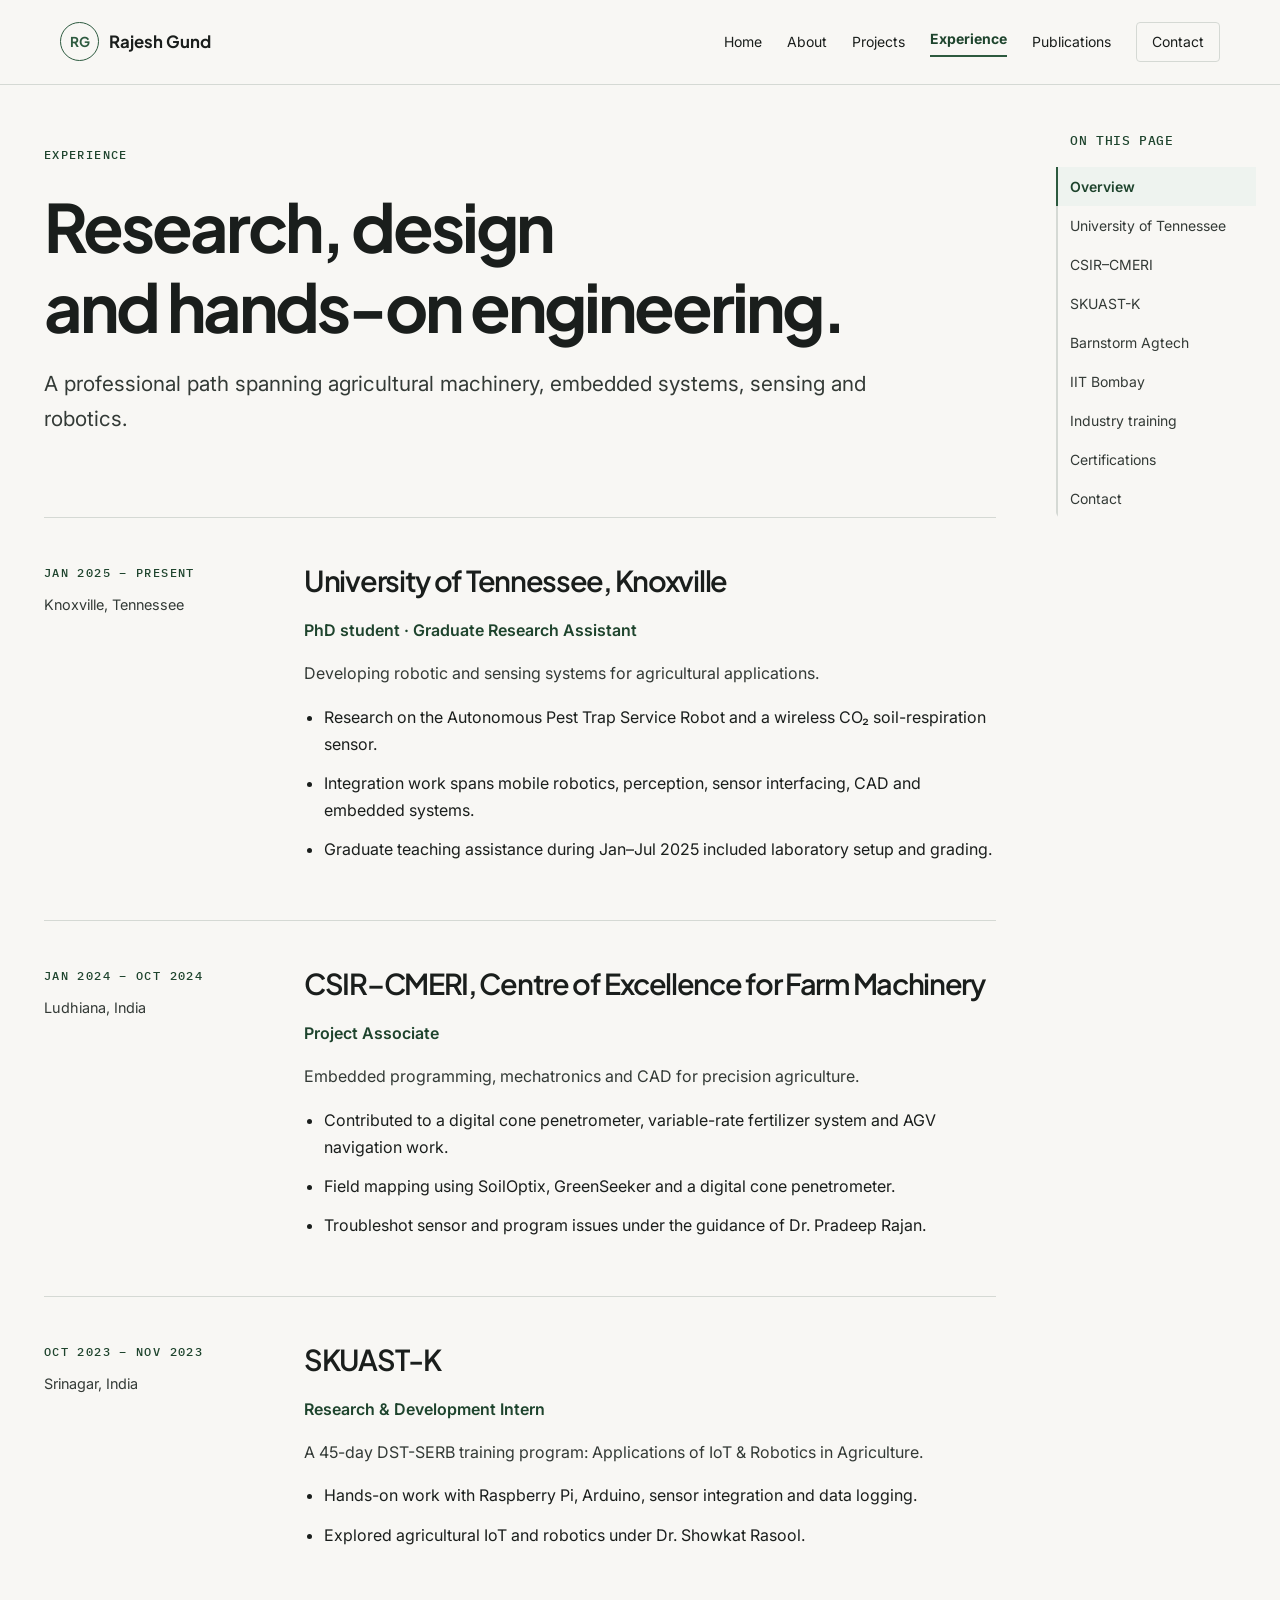
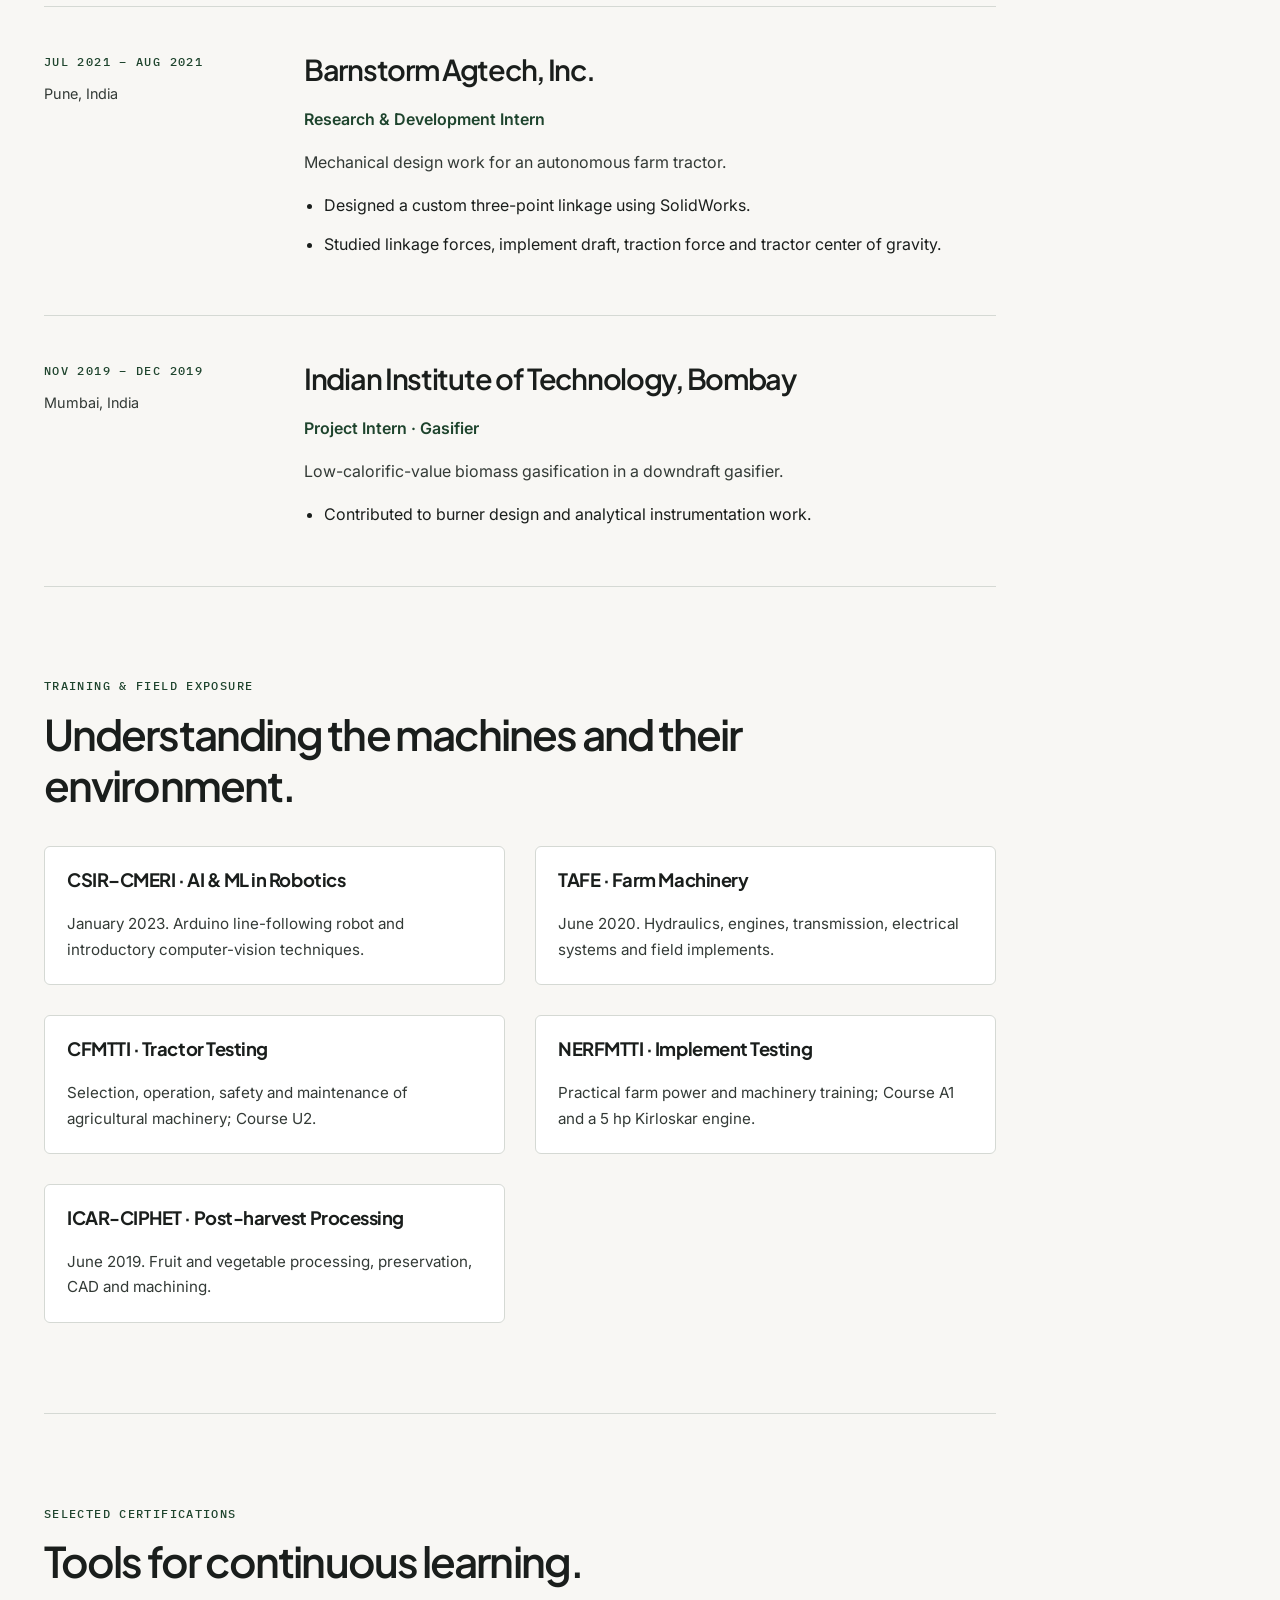
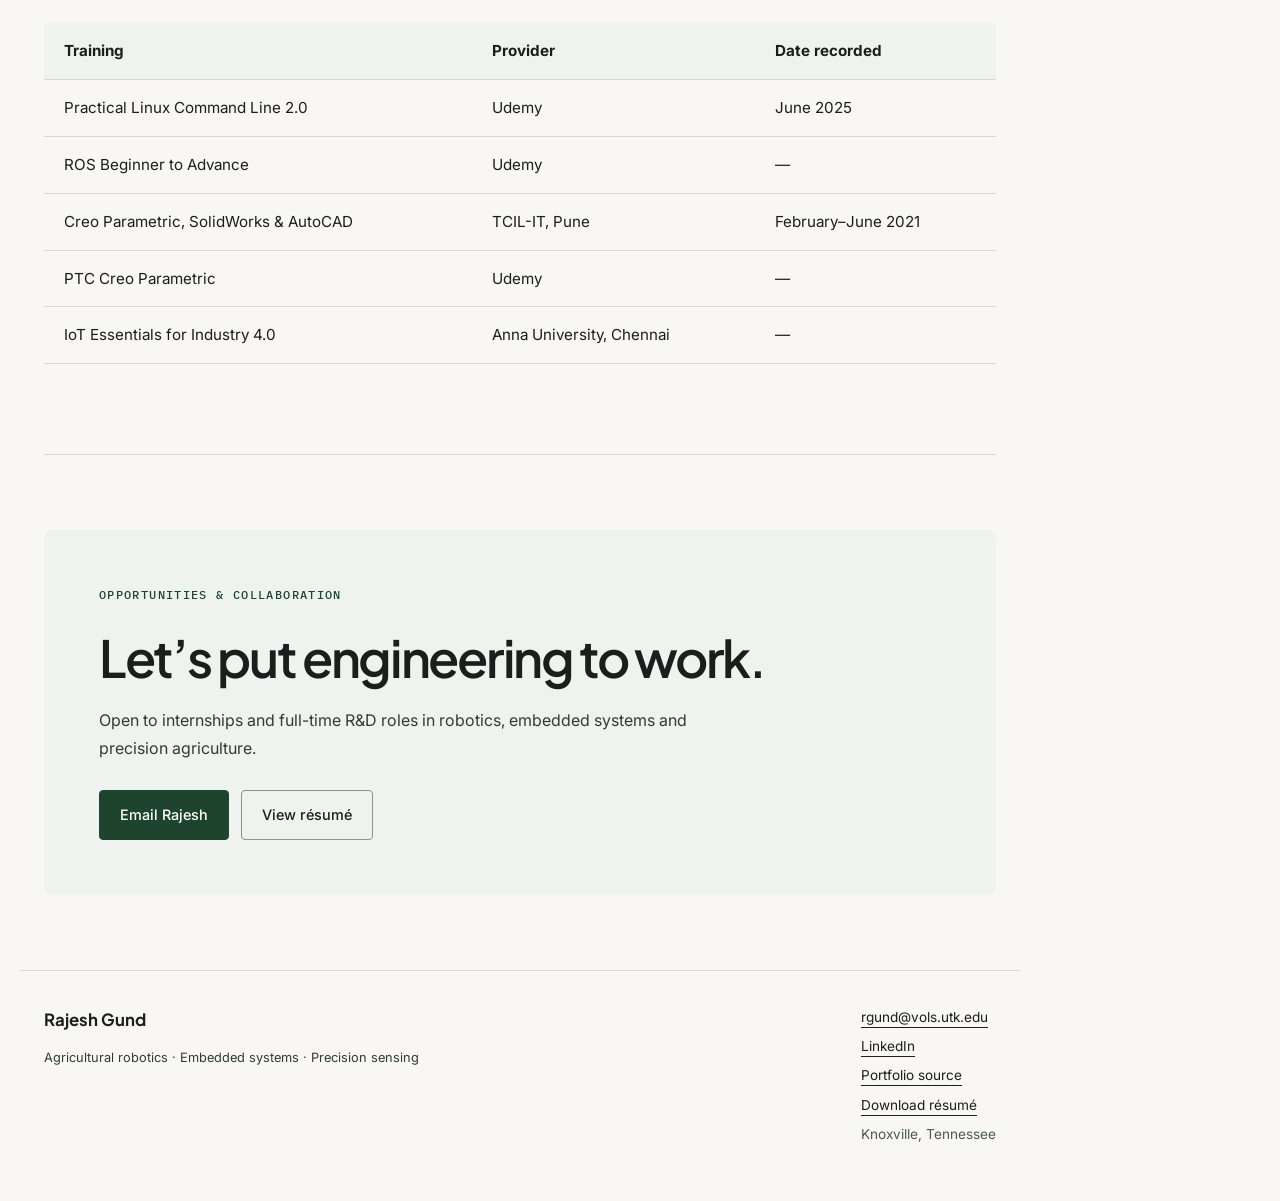
<file: experience/index.html>
<!doctype html><html lang="en"><head><meta charset="utf-8"><meta name="viewport" content="width=device-width, initial-scale=1"><title>Experience | Rajesh Gund</title><meta name="description" content="Research appointments, engineering internships, teaching and technical training across UT Knoxville, CSIR-CMERI, Barnstorm Agtech and IIT Bombay."><meta property="og:title" content="Experience | Rajesh Gund"><meta property="og:description" content="Research appointments, engineering internships, teaching and technical training across UT Knoxville, CSIR-CMERI, Barnstorm Agtech and IIT Bombay."><meta property="og:type" content="website"><meta name="theme-color" content="#2D5A3F"><link rel="icon" href="../assets/img/favicon.svg" type="image/svg+xml"><link rel="stylesheet" href="../assets/css/tokens.css"><link rel="stylesheet" href="../assets/css/styles.css?v=3"><script defer src="../assets/js/main.js?v=2"></script><link rel="canonical" href="https://rgund26.github.io/experience/"><meta property="og:url" content="https://rgund26.github.io/experience/"><script defer src="../assets/js/profile.js"></script><script defer src="../assets/js/media-config.js"></script><script defer src="../assets/js/media.js"></script></head><body><a class="skip" href="#main">Skip to content</a><header><div class="nav-wrap"><a class="wordmark" href="../index.html"><span class="monogram">RG</span>Rajesh Gund<span class="wordmark-sub">ENGINEERING PORTFOLIO</span></a><button class="menu-toggle" aria-expanded="false" aria-controls="navigation">Menu</button><nav id="navigation" aria-label="Main navigation"><a href="../index.html">Home</a><a href="../about/index.html">About</a><a href="../projects/index.html">Projects</a><a href="../experience/index.html" aria-current="page">Experience</a><a href="../publications/index.html">Publications</a><a class="nav-resume" href="../index.html#contact">Contact</a></nav></div></header><main id="main"><section class="project-hero"><p class="eyebrow">EXPERIENCE</p><h1>Research, design<br>and hands-on engineering.</h1><p class="lead">A professional path spanning agricultural machinery, embedded systems, sensing and robotics.</p></section><article class="experience-entry"><div><p class="eyebrow">Jan 2025 – Present</p><p class="location">Knoxville, Tennessee</p></div><div><h2>University of Tennessee, Knoxville</h2><p class="role">PhD student · Graduate Research Assistant</p><p>Developing robotic and sensing systems for agricultural applications.</p><ul><li>Research on the Autonomous Pest Trap Service Robot and a wireless CO₂ soil-respiration sensor.</li><li>Integration work spans mobile robotics, perception, sensor interfacing, CAD and embedded systems.</li><li>Graduate teaching assistance during Jan–Jul 2025 included laboratory setup and grading.</li></ul></div></article><article class="experience-entry"><div><p class="eyebrow">Jan 2024 – Oct 2024</p><p class="location">Ludhiana, India</p></div><div><h2>CSIR–CMERI, Centre of Excellence for Farm Machinery</h2><p class="role">Project Associate</p><p>Embedded programming, mechatronics and CAD for precision agriculture.</p><ul><li>Contributed to a digital cone penetrometer, variable-rate fertilizer system and AGV navigation work.</li><li>Field mapping using SoilOptix, GreenSeeker and a digital cone penetrometer.</li><li>Troubleshot sensor and program issues under the guidance of Dr. Pradeep Rajan.</li></ul></div></article><article class="experience-entry"><div><p class="eyebrow">Oct 2023 – Nov 2023</p><p class="location">Srinagar, India</p></div><div><h2>SKUAST-K</h2><p class="role">Research & Development Intern</p><p>A 45-day DST-SERB training program: Applications of IoT & Robotics in Agriculture.</p><ul><li>Hands-on work with Raspberry Pi, Arduino, sensor integration and data logging.</li><li>Explored agricultural IoT and robotics under Dr. Showkat Rasool.</li></ul></div></article><article class="experience-entry"><div><p class="eyebrow">Jul 2021 – Aug 2021</p><p class="location">Pune, India</p></div><div><h2>Barnstorm Agtech, Inc.</h2><p class="role">Research & Development Intern</p><p>Mechanical design work for an autonomous farm tractor.</p><ul><li>Designed a custom three-point linkage using SolidWorks.</li><li>Studied linkage forces, implement draft, traction force and tractor center of gravity.</li></ul></div></article><article class="experience-entry"><div><p class="eyebrow">Nov 2019 – Dec 2019</p><p class="location">Mumbai, India</p></div><div><h2>Indian Institute of Technology, Bombay</h2><p class="role">Project Intern · Gasifier</p><p>Low-calorific-value biomass gasification in a downdraft gasifier.</p><ul><li>Contributed to burner design and analytical instrumentation work.</li></ul></div></article><section class="section" id=""><div class="section-heading"><p class="eyebrow">TRAINING & FIELD EXPOSURE</p><h2>Understanding the machines and their environment.</h2></div><div class="training-grid"><article><h3>CSIR–CMERI · AI & ML in Robotics</h3><p>January 2023. Arduino line-following robot and introductory computer-vision techniques.</p></article><article><h3>TAFE · Farm Machinery</h3><p>June 2020. Hydraulics, engines, transmission, electrical systems and field implements.</p></article><article><h3>CFMTTI · Tractor Testing</h3><p>Selection, operation, safety and maintenance of agricultural machinery; Course U2.</p></article><article><h3>NERFMTTI · Implement Testing</h3><p>Practical farm power and machinery training; Course A1 and a 5 hp Kirloskar engine.</p></article><article><h3>ICAR-CIPHET · Post-harvest Processing</h3><p>June 2019. Fruit and vegetable processing, preservation, CAD and machining.</p></article></div></section><section class="section" id=""><div class="section-heading"><p class="eyebrow">SELECTED CERTIFICATIONS</p><h2>Tools for continuous learning.</h2></div><div class="table-wrap"><table><thead><tr><th>Training</th><th>Provider</th><th>Date recorded</th></tr></thead><tbody><tr><td>Practical Linux Command Line 2.0</td><td>Udemy</td><td>June 2025</td></tr><tr><td>ROS Beginner to Advance</td><td>Udemy</td><td>—</td></tr><tr><td>Creo Parametric, SolidWorks & AutoCAD</td><td>TCIL-IT, Pune</td><td>February–June 2021</td></tr><tr><td>PTC Creo Parametric</td><td>Udemy</td><td>—</td></tr><tr><td>IoT Essentials for Industry 4.0</td><td>Anna University, Chennai</td><td>—</td></tr></tbody></table></div></section><section class="contact"><p class="eyebrow">OPPORTUNITIES & COLLABORATION</p><h2>Let’s put engineering to work.</h2><p>Open to internships and full-time R&D roles in robotics, embedded systems and precision agriculture.</p><div class="actions"><a class="button" href="mailto:rgund@vols.utk.edu">Email Rajesh</a><a class="button secondary" href="../assets/docs/Rajesh_Gund_Resume.pdf">View résumé</a></div></section></main><footer><div><a class="wordmark" href="../index.html">Rajesh Gund</a><p>Agricultural robotics · Embedded systems · Precision sensing</p></div><div><a href="mailto:rgund@vols.utk.edu">rgund@vols.utk.edu</a><a href="https://www.linkedin.com/in/rajeshgund/">LinkedIn</a><a href="https://github.com/rgund26/rgund26.github.io">Portfolio source</a><a href="../assets/docs/Rajesh_Gund_Resume.pdf">Download résumé</a><span>Knoxville, Tennessee</span></div></footer><dialog id="lightbox" aria-label="Enlarged project diagram"><button class="close" aria-label="Close enlarged image">Close ×</button><img alt=""><p></p></dialog><script src="../assets/js/section-nav.js?v=1" defer></script></body></html>
</file>
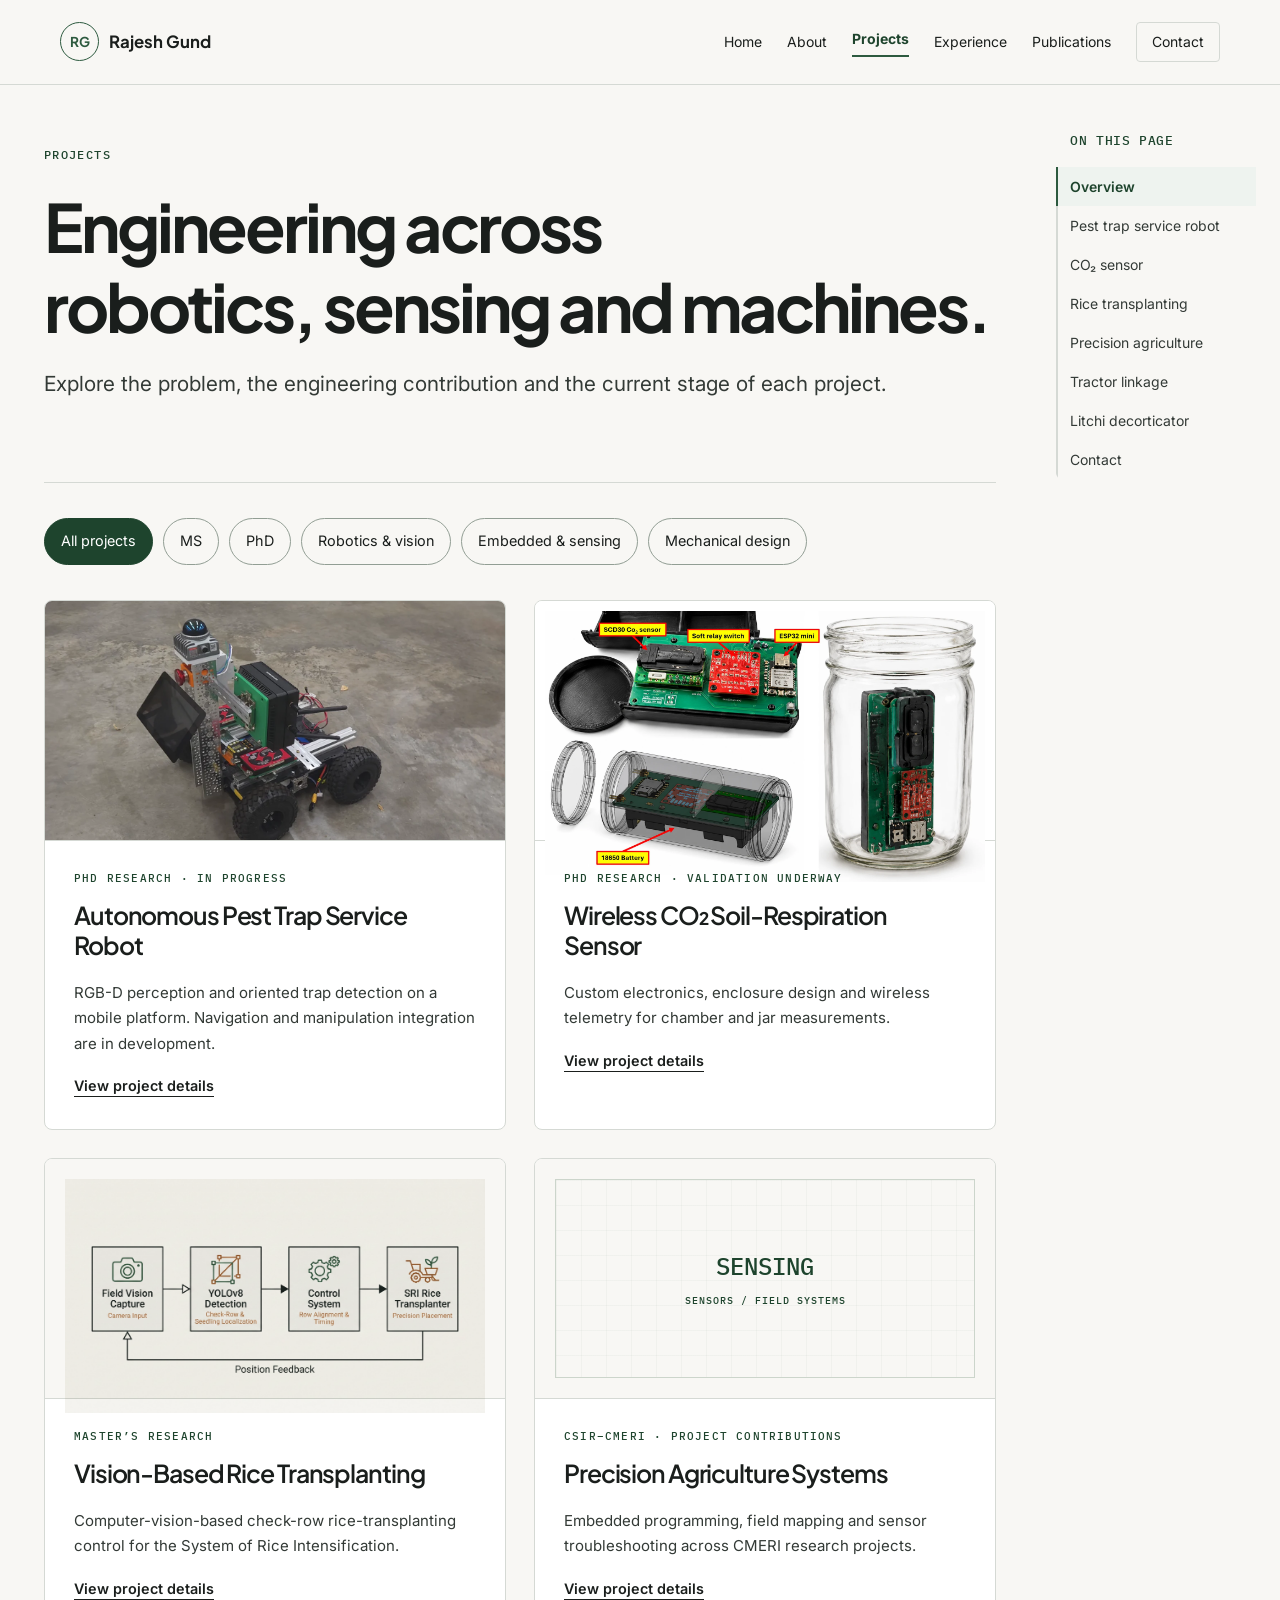
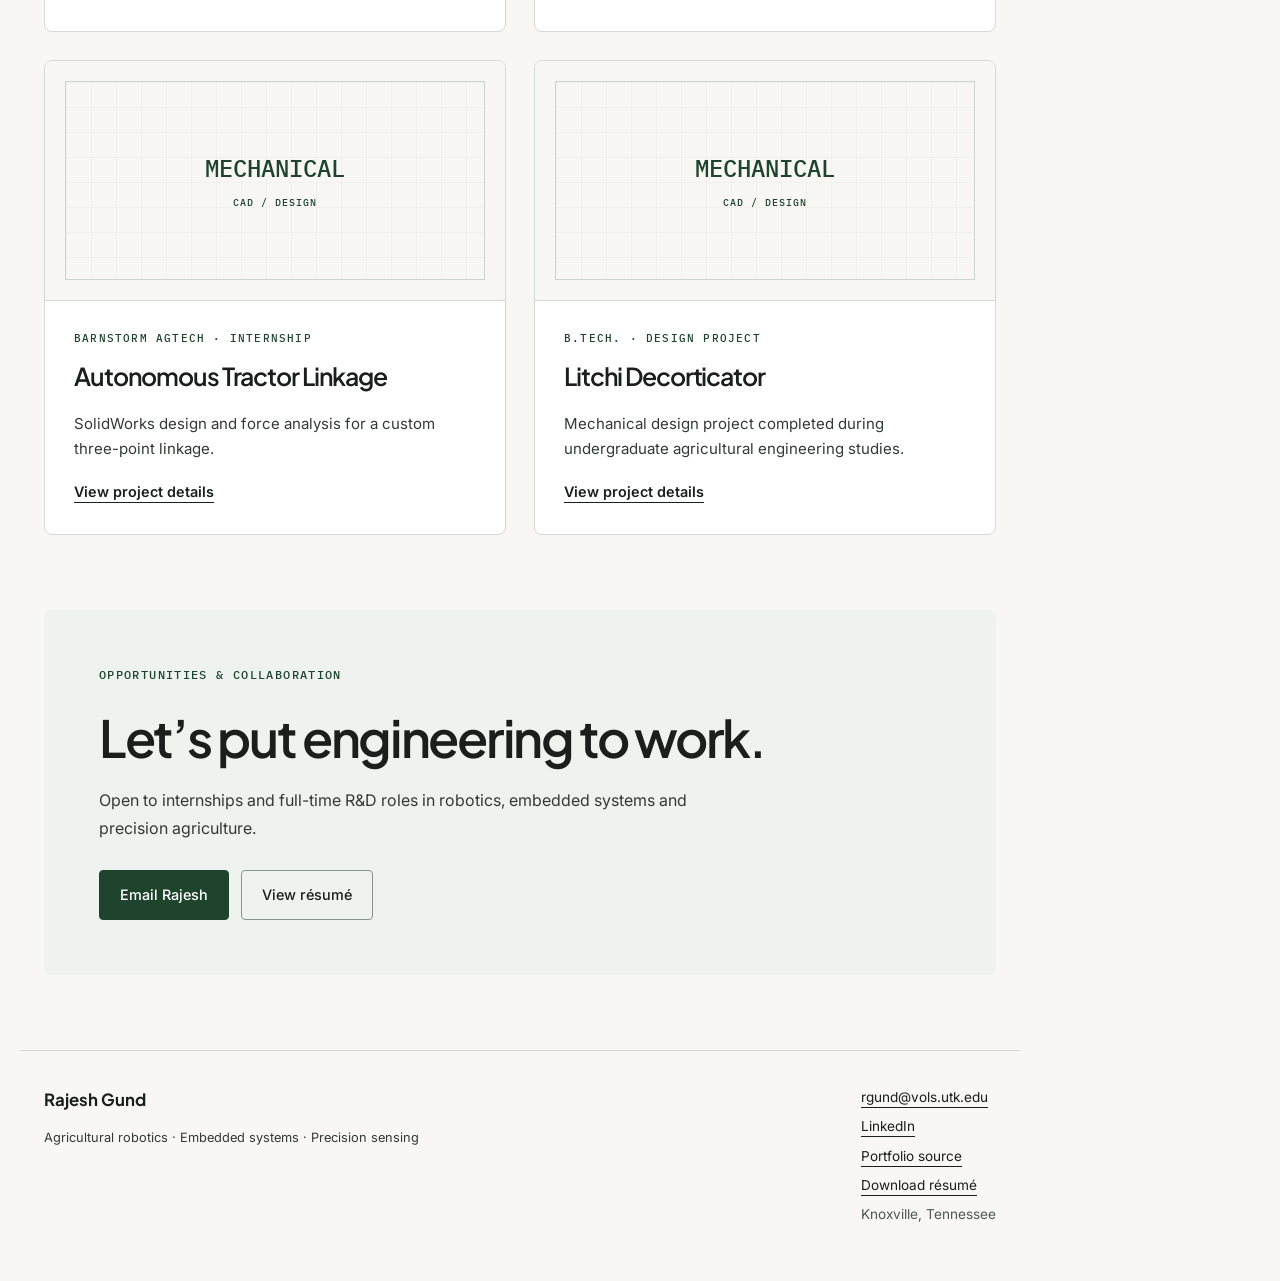
<file: projects/index.html>
<!doctype html><html lang="en"><head><meta charset="utf-8"><meta name="viewport" content="width=device-width, initial-scale=1"><title>Projects | Rajesh Gund</title><meta name="description" content="Six engineering projects spanning agricultural robotics, CO2 sensing, computer vision and mechanical design."><meta property="og:title" content="Projects | Rajesh Gund"><meta property="og:description" content="Six engineering projects spanning agricultural robotics, CO2 sensing, computer vision and mechanical design."><meta property="og:type" content="website"><meta name="theme-color" content="#2D5A3F"><link rel="icon" href="../assets/img/favicon.svg" type="image/svg+xml"><link rel="stylesheet" href="../assets/css/tokens.css"><link rel="stylesheet" href="../assets/css/styles.css?v=10"><script defer src="../assets/js/main.js?v=2"></script><link rel="canonical" href="https://rgund26.github.io/projects/"><meta property="og:url" content="https://rgund26.github.io/projects/"><script defer src="../assets/js/profile.js?v=2"></script><script defer src="../assets/js/media-config.js"></script><script defer src="../assets/js/media.js"></script></head><body><a class="skip" href="#main">Skip to content</a><header><div class="nav-wrap"><a class="wordmark" href="../index.html"><span class="monogram">RG</span>Rajesh Gund<span class="wordmark-sub">ENGINEERING PORTFOLIO</span></a><button class="menu-toggle" aria-expanded="false" aria-controls="navigation">Menu</button><nav id="navigation" aria-label="Main navigation"><a href="../index.html">Home</a><a href="../about/index.html">About</a><a href="../projects/index.html" aria-current="page">Projects</a><a href="../experience/index.html">Experience</a><a href="../publications/index.html">Publications</a><a class="nav-resume" href="../index.html#contact">Contact</a></nav></div></header><main id="main"><section class="project-hero"><p class="eyebrow">PROJECTS</p><h1>Engineering across<br>robotics, sensing and machines.</h1><p class="lead">Explore the problem, the engineering contribution and the current stage of each project.</p></section><div class="project-filters" role="group" aria-label="Filter projects"><button class="filter active" aria-pressed="true" data-filter="all">All projects</button><button class="filter" aria-pressed="false" data-filter="ms">MS</button><button class="filter" aria-pressed="false" data-filter="phd">PhD</button><button class="filter" aria-pressed="false" data-filter="robotics">Robotics &amp; vision</button><button class="filter" aria-pressed="false" data-filter="sensing">Embedded &amp; sensing</button><button class="filter" aria-pressed="false" data-filter="mechanical">Mechanical design</button></div><p class="filter-feedback sr-only" role="status"></p><div class="project-directory"><article class="directory-card" data-category="robotics" data-degree="phd"><div class="directory-media mmpt-card-cover"><img src="../assets/img/pest-trap-robot/mmpt-cover.webp" alt="MMPT mobile robot prototype on the lab floor" width="1280" height="720" loading="lazy"></div><div class="card-body"><p class="eyebrow">PhD research · In progress</p><h2>Autonomous Pest Trap Service Robot</h2><p>RGB-D perception and oriented trap detection on a mobile platform. Navigation and manipulation integration are in development.</p><a class="text-link" href="pest-trap-robot/index.html">View project details</a></div></article><article class="directory-card" data-category="sensing" data-degree="phd"><div class="directory-media ghg-card-cover"><img src="../assets/img/ghg-sensor/compact-sensor.webp" alt="Compact CO₂ sensor assembly and its fit inside an incubation jar" width="1600" height="986" loading="lazy"></div><div class="card-body"><p class="eyebrow">PhD research · Validation underway</p><h2>Wireless CO₂ Soil-Respiration Sensor</h2><p>Custom electronics, enclosure design and wireless telemetry for chamber and jar measurements.</p><a class="text-link" href="ghg-sensor/index.html">View project details</a></div></article><article class="directory-card" data-category="robotics" data-degree="ms"><div class="directory-media"><img src="../assets/diagrams/sri-control-loop.jpg" alt="Concept overview: Vision-Based Rice Transplanting" width="1200" height="670" loading="lazy"></div><div class="card-body"><p class="eyebrow">Master’s research</p><h2>Vision-Based Rice Transplanting</h2><p>Computer-vision-based check-row rice-transplanting control for the System of Rice Intensification.</p><a class="text-link" href="earlier-work/index.html#rice">View project details</a></div></article><article class="directory-card" data-category="sensing"><div class="directory-media"><div class="project-text-art" aria-hidden="true">SENSING<span>SENSORS / FIELD SYSTEMS</span></div></div><div class="card-body"><p class="eyebrow">CSIR–CMERI · Project contributions</p><h2>Precision Agriculture Systems</h2><p>Embedded programming, field mapping and sensor troubleshooting across CMERI research projects.</p><a class="text-link" href="earlier-work/index.html#precision">View project details</a></div></article><article class="directory-card" data-category="mechanical"><div class="directory-media"><div class="project-text-art" aria-hidden="true">MECHANICAL<span>CAD / DESIGN</span></div></div><div class="card-body"><p class="eyebrow">Barnstorm Agtech · Internship</p><h2>Autonomous Tractor Linkage</h2><p>SolidWorks design and force analysis for a custom three-point linkage.</p><a class="text-link" href="earlier-work/index.html#tractor">View project details</a></div></article><article class="directory-card" data-category="mechanical"><div class="directory-media"><div class="project-text-art" aria-hidden="true">MECHANICAL<span>CAD / DESIGN</span></div></div><div class="card-body"><p class="eyebrow">B.Tech. · Design project</p><h2>Litchi Decorticator</h2><p>Mechanical design project completed during undergraduate agricultural engineering studies.</p><a class="text-link" href="earlier-work/index.html#decorticator">View project details</a></div></article></div><section class="contact"><p class="eyebrow">OPPORTUNITIES & COLLABORATION</p><h2>Let’s put engineering to work.</h2><p>Open to internships and full-time R&D roles in robotics, embedded systems and precision agriculture.</p><div class="actions"><a class="button" href="mailto:rgund@vols.utk.edu">Email Rajesh</a><a class="button secondary" href="../assets/docs/Rajesh_Gund_Resume.pdf">View résumé</a></div></section></main><footer><div><a class="wordmark" href="../index.html">Rajesh Gund</a><p>Agricultural robotics · Embedded systems · Precision sensing</p></div><div><a href="mailto:rgund@vols.utk.edu">rgund@vols.utk.edu</a><a href="https://www.linkedin.com/in/rajeshgund/">LinkedIn</a><a href="https://github.com/rgund26/rgund26.github.io">Portfolio source</a><a href="../assets/docs/Rajesh_Gund_Resume.pdf">Download résumé</a><span>Knoxville, Tennessee</span></div></footer><dialog id="lightbox" aria-label="Enlarged project diagram"><button class="close" aria-label="Close enlarged image">Close ×</button><img alt=""><p></p></dialog><script src="../assets/js/section-nav.js?v=1" defer></script></body></html>
</file>
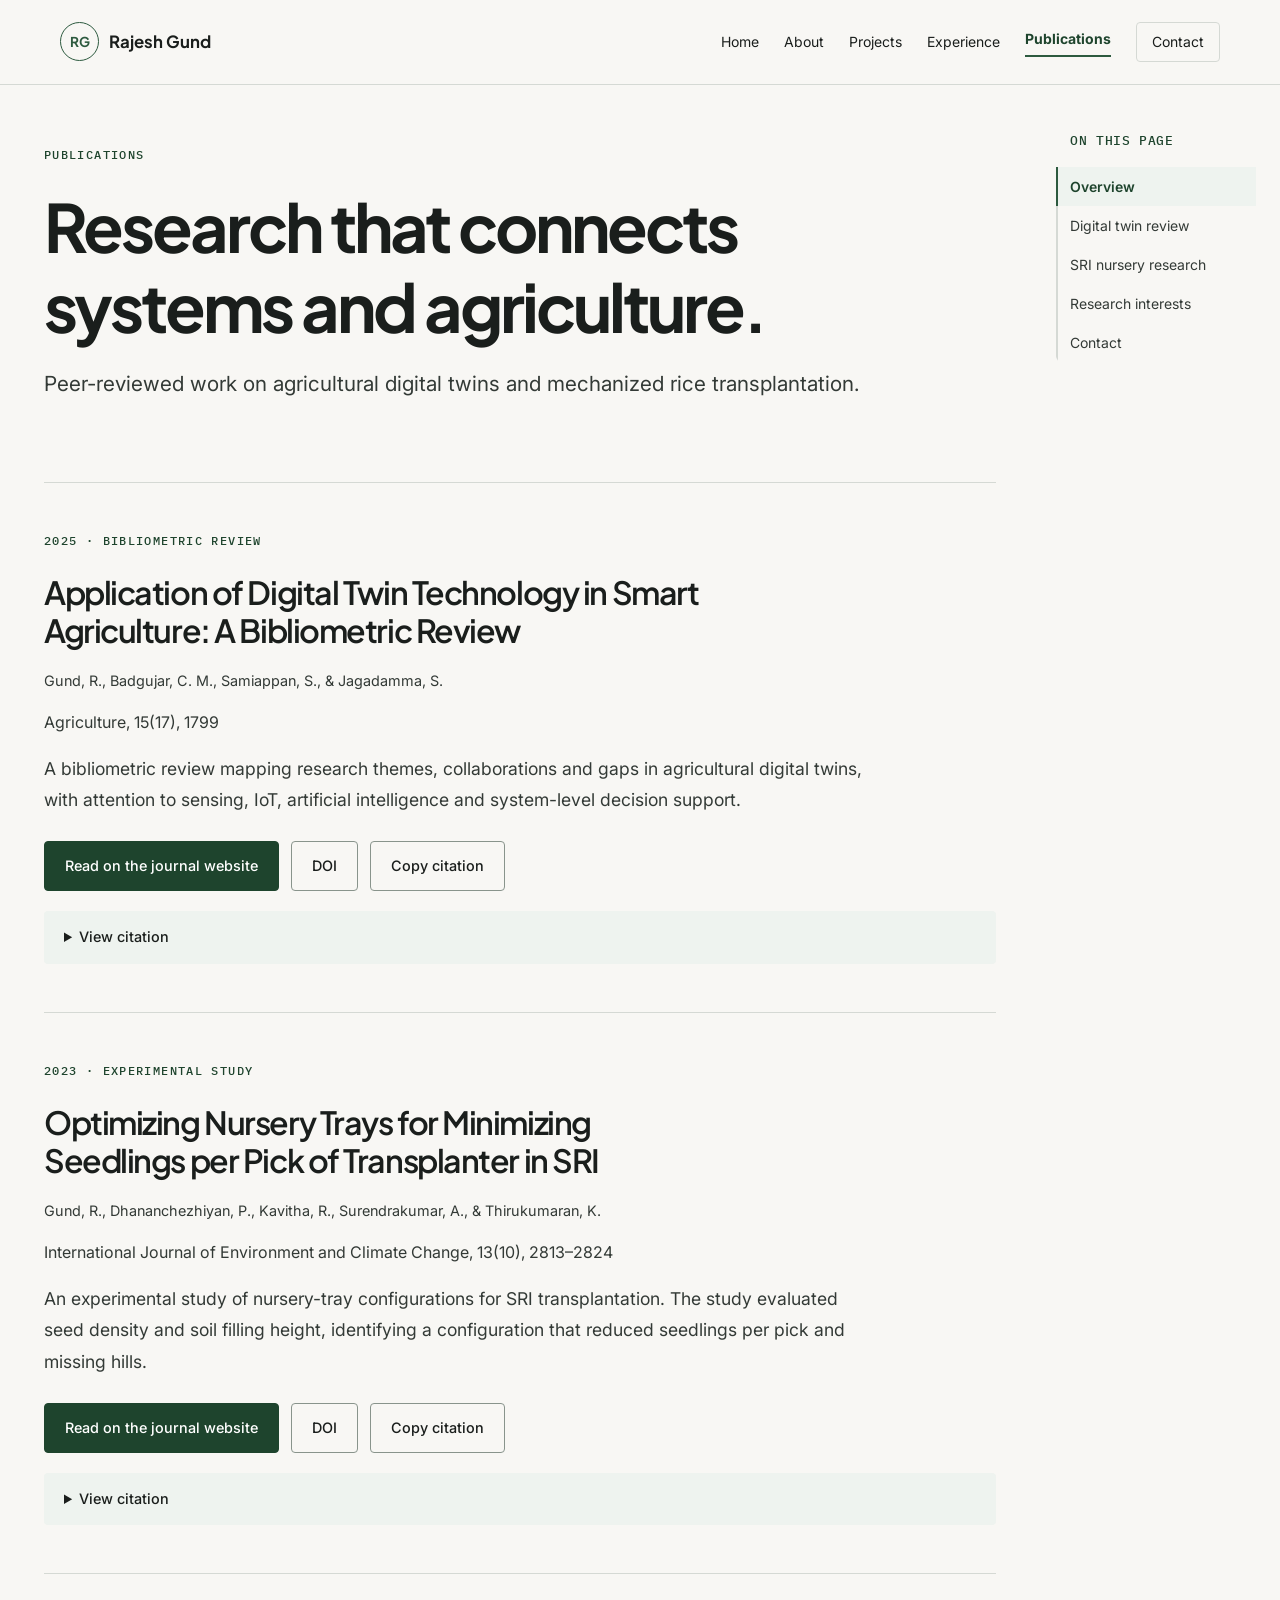
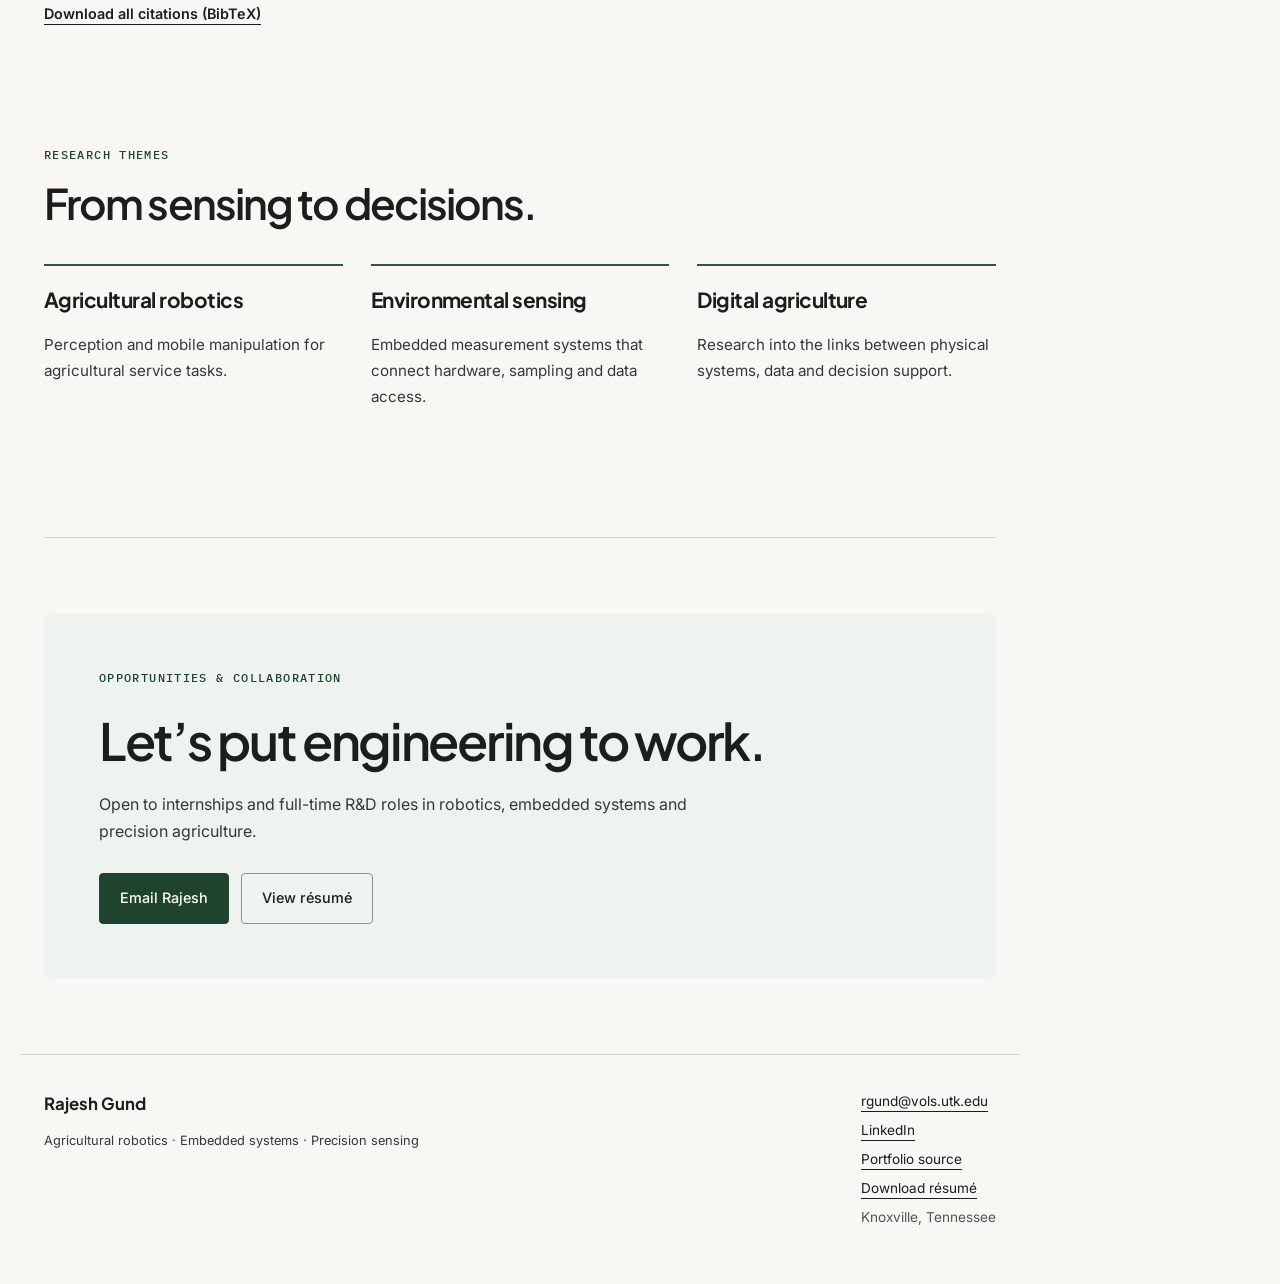
<file: publications/index.html>
<!doctype html><html lang="en"><head><meta charset="utf-8"><meta name="viewport" content="width=device-width, initial-scale=1"><title>Publications | Rajesh Gund</title><meta name="description" content="Peer-reviewed publications by Rajesh Gund on agricultural digital twins and SRI rice transplantation, with citations and journal links."><meta property="og:title" content="Publications | Rajesh Gund"><meta property="og:description" content="Peer-reviewed publications by Rajesh Gund on agricultural digital twins and SRI rice transplantation, with citations and journal links."><meta property="og:type" content="website"><meta name="theme-color" content="#2D5A3F"><link rel="icon" href="../assets/img/favicon.svg" type="image/svg+xml"><link rel="stylesheet" href="../assets/css/tokens.css"><link rel="stylesheet" href="../assets/css/styles.css?v=3"><script defer src="../assets/js/main.js?v=2"></script><link rel="canonical" href="https://rgund26.github.io/publications/"><meta property="og:url" content="https://rgund26.github.io/publications/"><script defer src="../assets/js/profile.js"></script><script defer src="../assets/js/media-config.js"></script><script defer src="../assets/js/media.js"></script></head><body><a class="skip" href="#main">Skip to content</a><header><div class="nav-wrap"><a class="wordmark" href="../index.html"><span class="monogram">RG</span>Rajesh Gund<span class="wordmark-sub">ENGINEERING PORTFOLIO</span></a><button class="menu-toggle" aria-expanded="false" aria-controls="navigation">Menu</button><nav id="navigation" aria-label="Main navigation"><a href="../index.html">Home</a><a href="../about/index.html">About</a><a href="../projects/index.html">Projects</a><a href="../experience/index.html">Experience</a><a href="../publications/index.html" aria-current="page">Publications</a><a class="nav-resume" href="../index.html#contact">Contact</a></nav></div></header><main id="main"><section class="project-hero"><p class="eyebrow">PUBLICATIONS</p><h1>Research that connects<br>systems and agriculture.</h1><p class="lead">Peer-reviewed work on agricultural digital twins and mechanized rice transplantation.</p></section><article class="publication-feature"><p class="eyebrow">2025 · BIBLIOMETRIC REVIEW</p><h2>Application of Digital Twin Technology in Smart Agriculture: A Bibliometric Review</h2><p class="authors">Gund, R., Badgujar, C. M., Samiappan, S., &amp; Jagadamma, S.</p><p>Agriculture, 15(17), 1799</p><p class="large-copy">A bibliometric review mapping research themes, collaborations and gaps in agricultural digital twins, with attention to sensing, IoT, artificial intelligence and system-level decision support.</p><div class="actions"><a class="button" href="https://www.mdpi.com/2077-0472/15/17/1799">Read on the journal website</a><a class="button secondary" href="https://doi.org/10.3390/agriculture15171799">DOI</a><button class="button secondary copy-citation" data-citation="Gund, R., Badgujar, C. M., Samiappan, S., &amp; Jagadamma, S. (2025). Application of Digital Twin Technology in Smart Agriculture: A Bibliometric Review. Agriculture, 15(17), 1799. https://doi.org/10.3390/agriculture15171799">Copy citation</button></div><details><summary>View citation</summary><p>Gund, R., Badgujar, C. M., Samiappan, S., &amp; Jagadamma, S. (2025). Application of Digital Twin Technology in Smart Agriculture: A Bibliometric Review. Agriculture, 15(17), 1799. https://doi.org/10.3390/agriculture15171799</p></details></article><article class="publication-feature"><p class="eyebrow">2023 · EXPERIMENTAL STUDY</p><h2>Optimizing Nursery Trays for Minimizing Seedlings per Pick of Transplanter in SRI</h2><p class="authors">Gund, R., Dhananchezhiyan, P., Kavitha, R., Surendrakumar, A., &amp; Thirukumaran, K.</p><p>International Journal of Environment and Climate Change, 13(10), 2813–2824</p><p class="large-copy">An experimental study of nursery-tray configurations for SRI transplantation. The study evaluated seed density and soil filling height, identifying a configuration that reduced seedlings per pick and missing hills.</p><div class="actions"><a class="button" href="https://journalijecc.com/index.php/IJECC/article/view/2946">Read on the journal website</a><a class="button secondary" href="https://doi.org/10.9734/ijecc/2023/v13i102946">DOI</a><button class="button secondary copy-citation" data-citation="Gund, R., Dhananchezhiyan, P., Kavitha, R., Surendrakumar, A., &amp; Thirukumaran, K. (2023). Optimizing Nursery Trays for Minimizing Seedlings per Pick of Transplanter in SRI. International Journal of Environment and Climate Change, 13(10), 2813–2824. https://doi.org/10.9734/ijecc/2023/v13i102946">Copy citation</button></div><details><summary>View citation</summary><p>Gund, R., Dhananchezhiyan, P., Kavitha, R., Surendrakumar, A., &amp; Thirukumaran, K. (2023). Optimizing Nursery Trays for Minimizing Seedlings per Pick of Transplanter in SRI. International Journal of Environment and Climate Change, 13(10), 2813–2824. https://doi.org/10.9734/ijecc/2023/v13i102946</p></details></article><p class="citation-feedback" role="status" aria-live="polite"></p><div class="actions"><a class="text-link" href="../assets/docs/rajesh-gund-publications.bib" download>Download all citations (BibTeX)</a></div><section class="section" id=""><div class="section-heading"><p class="eyebrow">RESEARCH THEMES</p><h2>From sensing to decisions.</h2></div><div class="three-grid"><article class="detail-card"><h3>Agricultural robotics</h3><p>Perception and mobile manipulation for agricultural service tasks.</p></article><article class="detail-card"><h3>Environmental sensing</h3><p>Embedded measurement systems that connect hardware, sampling and data access.</p></article><article class="detail-card"><h3>Digital agriculture</h3><p>Research into the links between physical systems, data and decision support.</p></article></div></section><section class="contact"><p class="eyebrow">OPPORTUNITIES & COLLABORATION</p><h2>Let’s put engineering to work.</h2><p>Open to internships and full-time R&D roles in robotics, embedded systems and precision agriculture.</p><div class="actions"><a class="button" href="mailto:rgund@vols.utk.edu">Email Rajesh</a><a class="button secondary" href="../assets/docs/Rajesh_Gund_Resume.pdf">View résumé</a></div></section></main><footer><div><a class="wordmark" href="../index.html">Rajesh Gund</a><p>Agricultural robotics · Embedded systems · Precision sensing</p></div><div><a href="mailto:rgund@vols.utk.edu">rgund@vols.utk.edu</a><a href="https://www.linkedin.com/in/rajeshgund/">LinkedIn</a><a href="https://github.com/rgund26/rgund26.github.io">Portfolio source</a><a href="../assets/docs/Rajesh_Gund_Resume.pdf">Download résumé</a><span>Knoxville, Tennessee</span></div></footer><dialog id="lightbox" aria-label="Enlarged project diagram"><button class="close" aria-label="Close enlarged image">Close ×</button><img alt=""><p></p></dialog><script src="../assets/js/section-nav.js?v=1" defer></script></body></html>
</file>
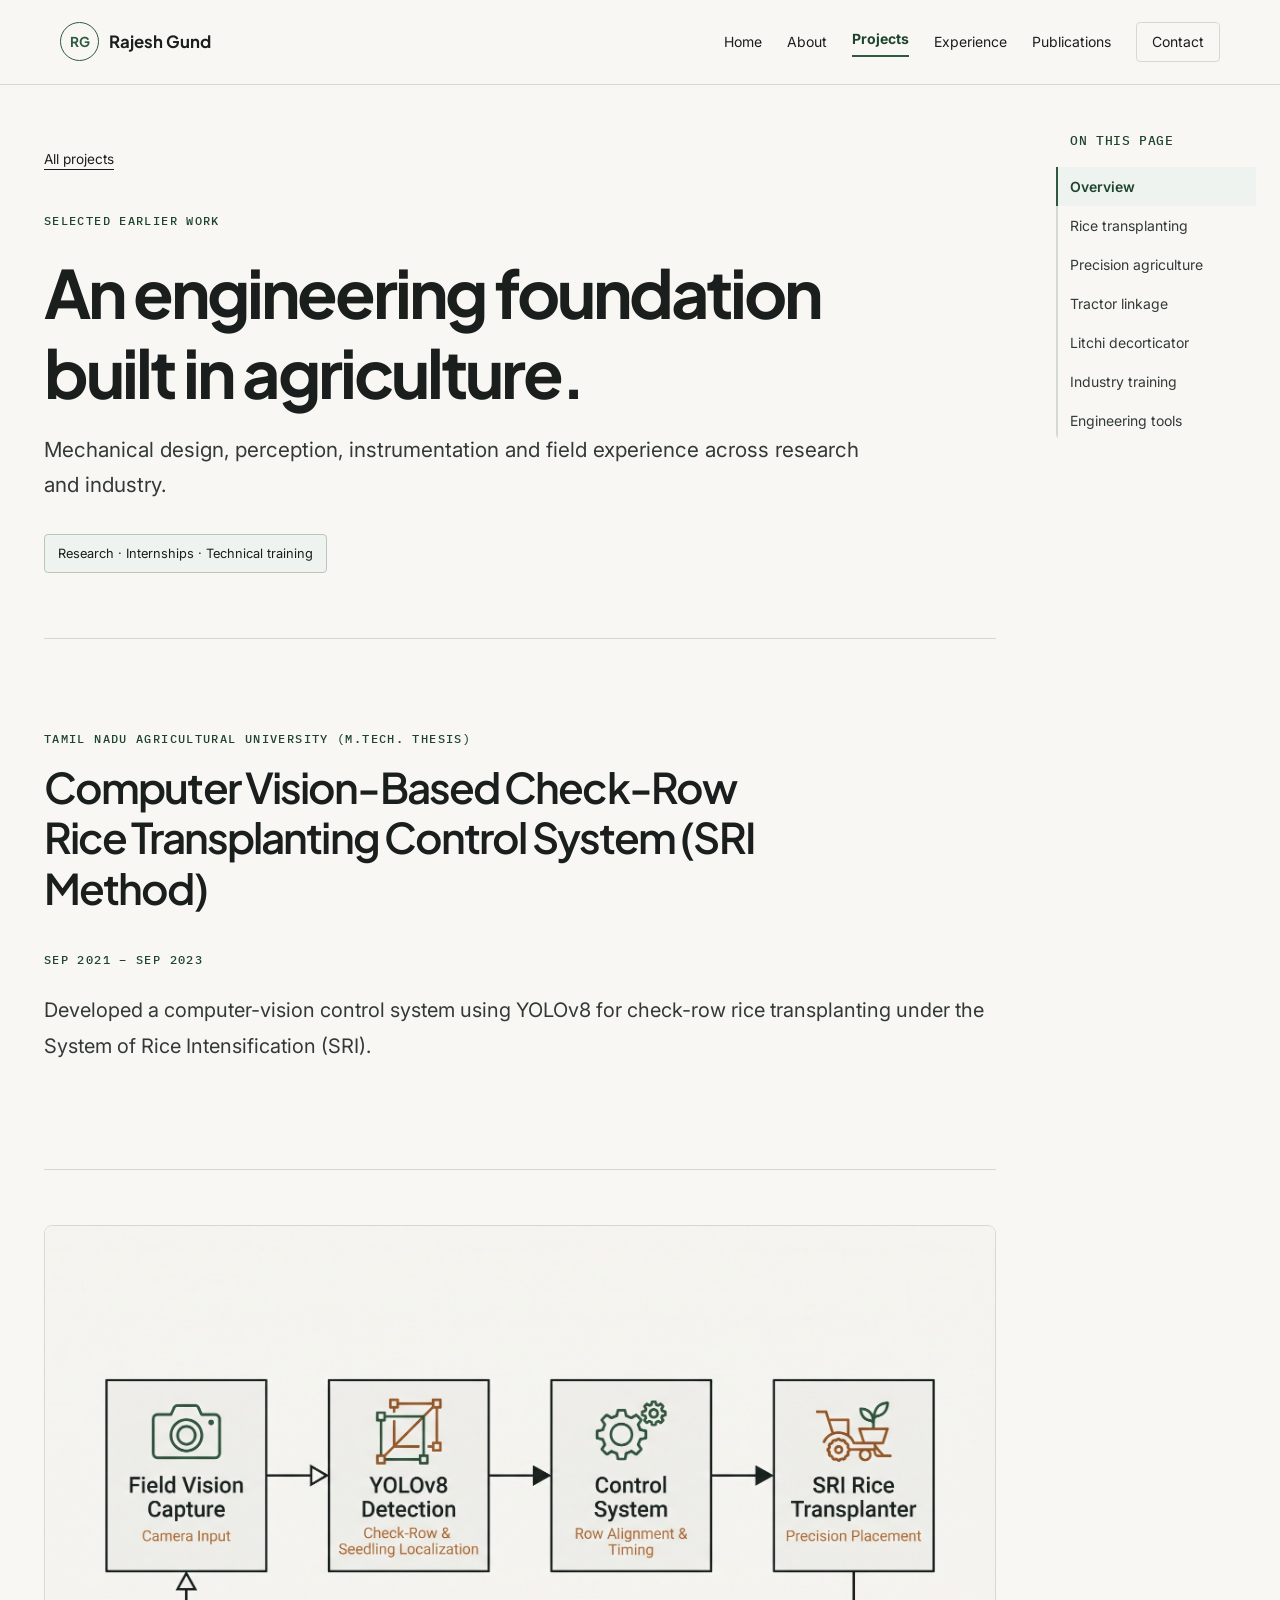
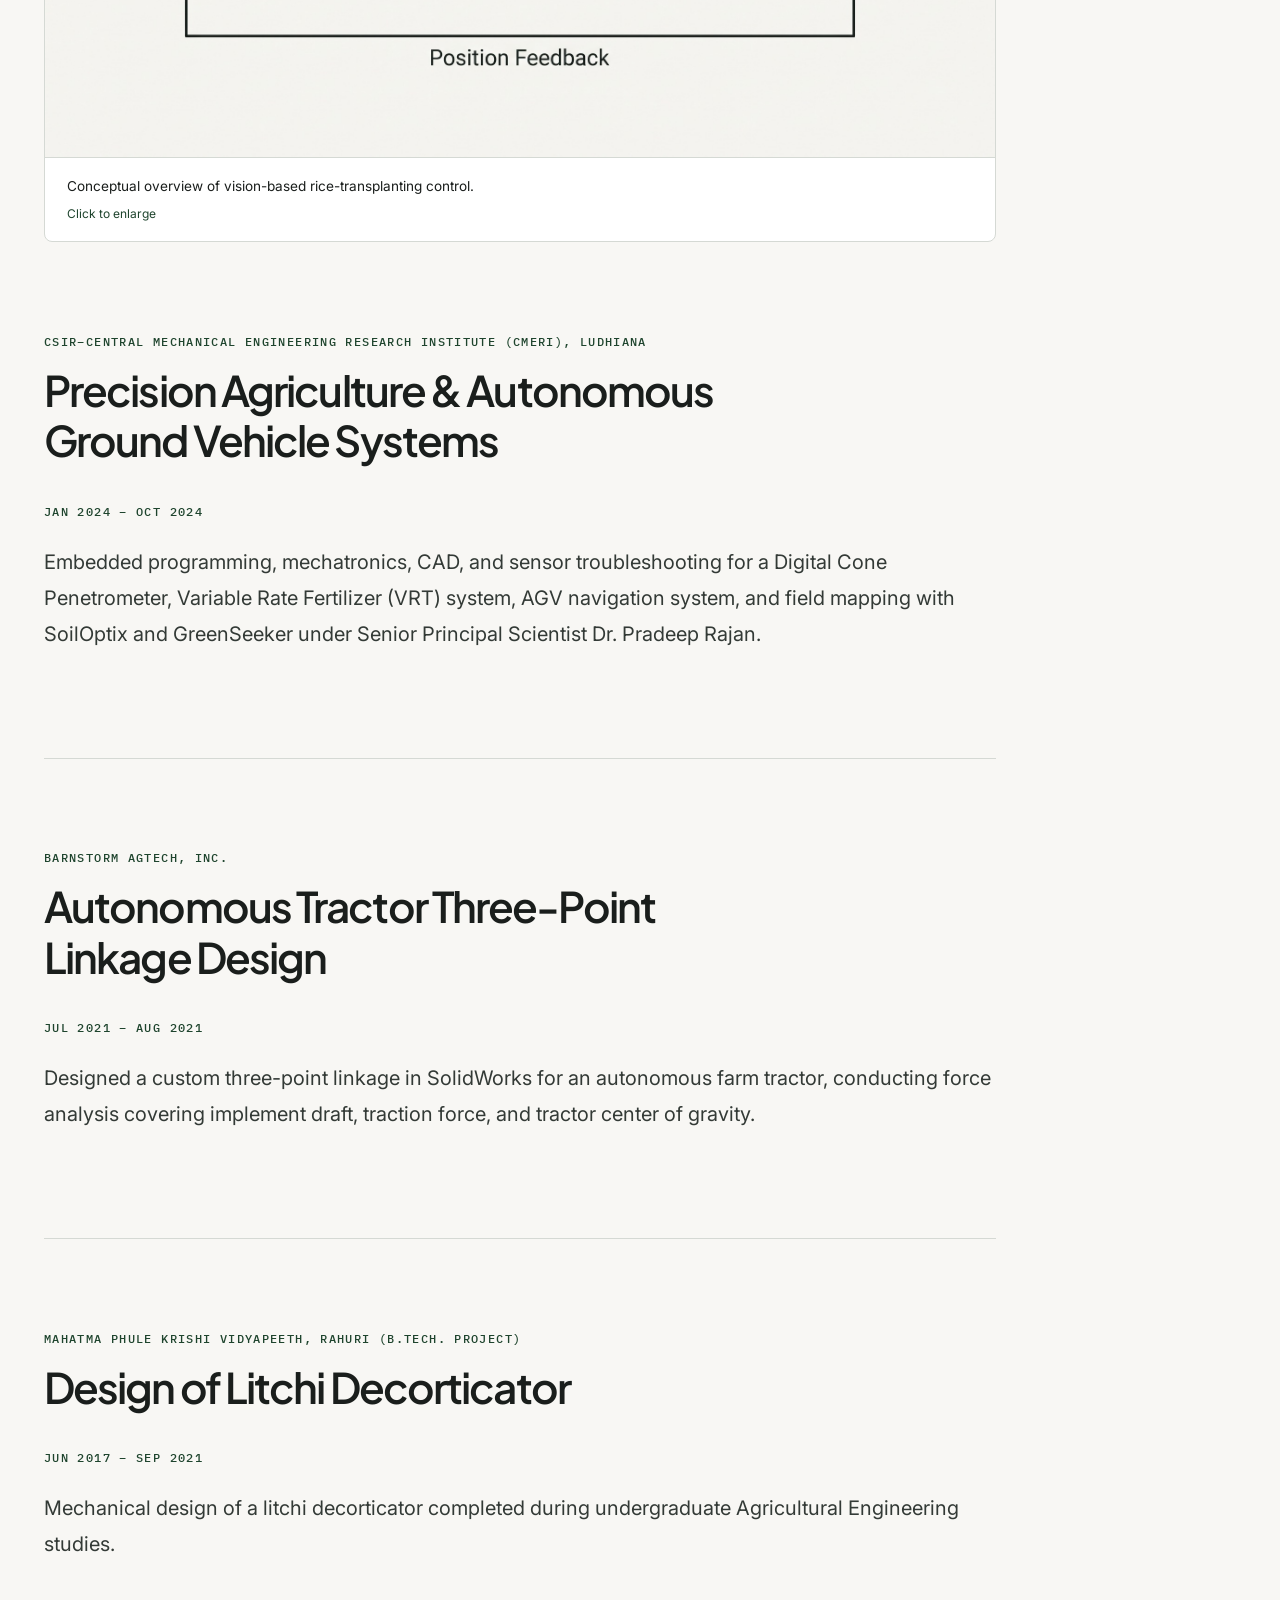
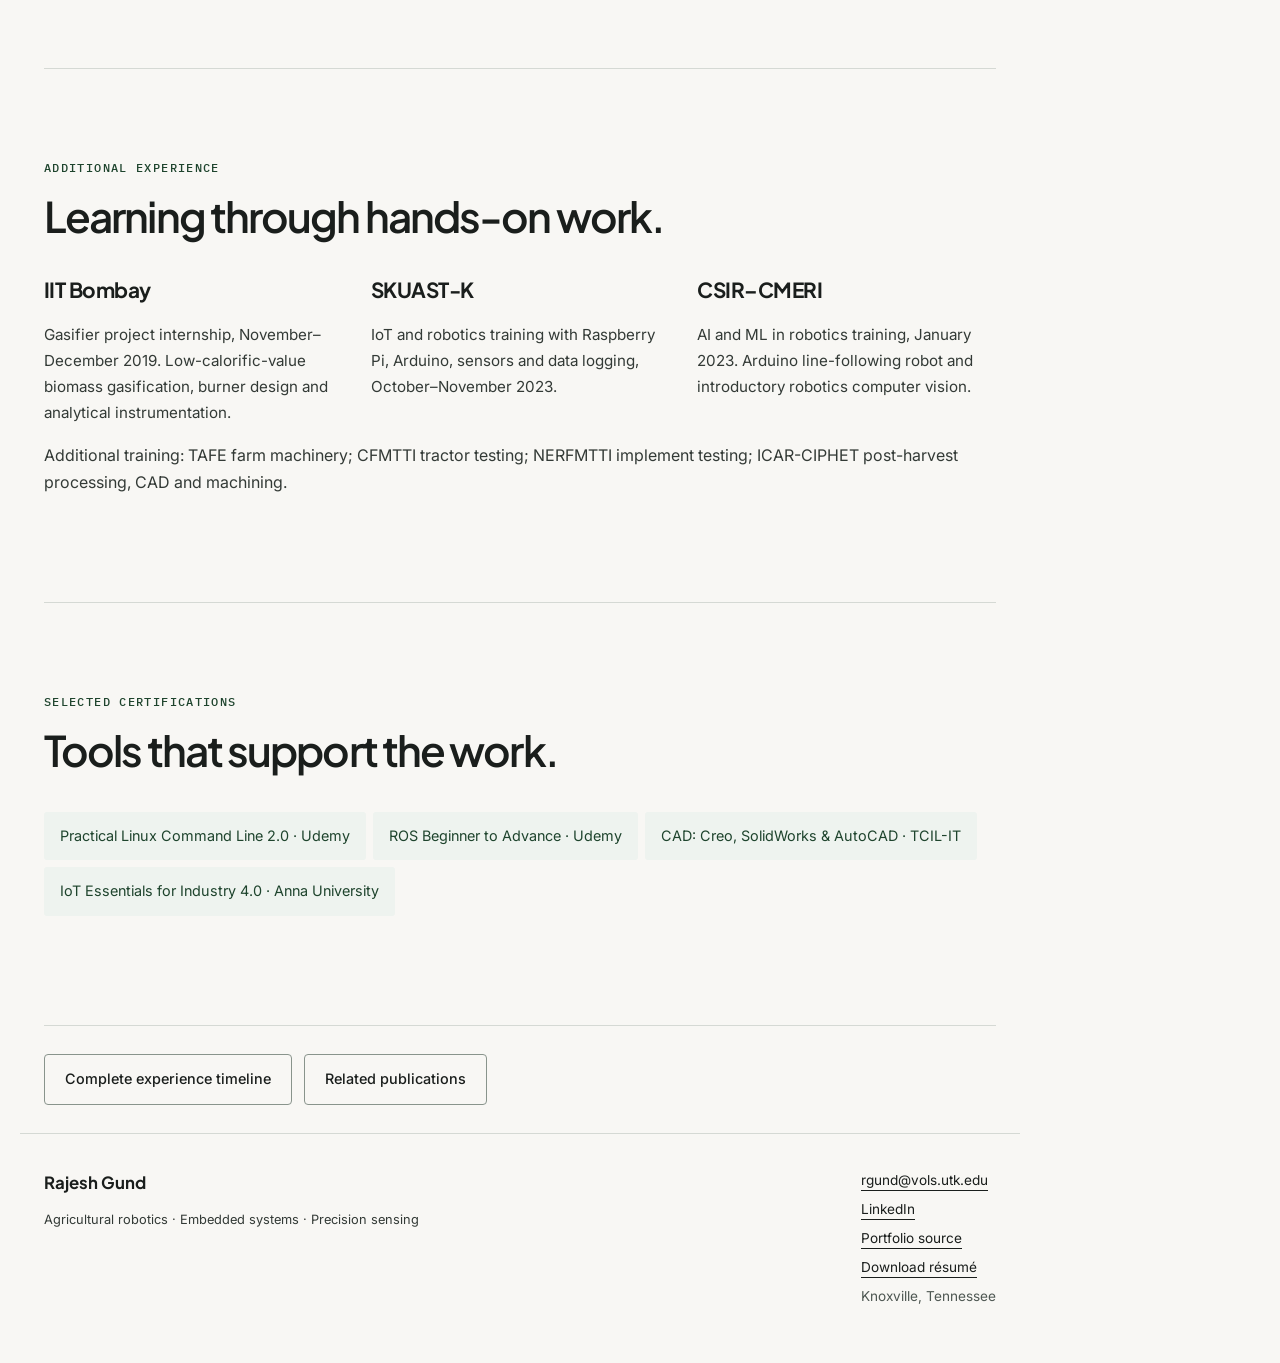
<file: projects/earlier-work/index.html>
<!doctype html><html lang="en"><head><meta charset="utf-8"><meta name="viewport" content="width=device-width, initial-scale=1"><title>Earlier Work | Rajesh Gund</title><meta name="description" content="Rajesh Gund’s earlier engineering projects: rice-transplanting vision, precision agriculture, tractor linkage and litchi decorticator."><meta property="og:title" content="Earlier Work | Rajesh Gund"><meta property="og:description" content="Rajesh Gund’s earlier engineering projects: rice-transplanting vision, precision agriculture, tractor linkage and litchi decorticator."><meta property="og:type" content="website"><meta name="theme-color" content="#2D5A3F"><link rel="icon" href="../../assets/img/favicon.svg" type="image/svg+xml"><link rel="stylesheet" href="../../assets/css/tokens.css"><link rel="stylesheet" href="../../assets/css/styles.css?v=3"><script defer src="../../assets/js/main.js?v=2"></script><link rel="canonical" href="https://rgund26.github.io/projects/earlier-work/"><meta property="og:url" content="https://rgund26.github.io/projects/earlier-work/"><script defer src="../../assets/js/profile.js"></script><script defer src="../../assets/js/media-config.js"></script><script defer src="../../assets/js/media.js"></script></head><body><a class="skip" href="#main">Skip to content</a><header><div class="nav-wrap"><a class="wordmark" href="../../index.html"><span class="monogram">RG</span>Rajesh Gund<span class="wordmark-sub">ENGINEERING PORTFOLIO</span></a><button class="menu-toggle" aria-expanded="false" aria-controls="navigation">Menu</button><nav id="navigation" aria-label="Main navigation"><a href="../../index.html">Home</a><a href="../../about/index.html">About</a><a href="../../projects/index.html" aria-current="page">Projects</a><a href="../../experience/index.html">Experience</a><a href="../../publications/index.html">Publications</a><a class="nav-resume" href="../../index.html#contact">Contact</a></nav></div></header><main id="main"><section class="project-hero"><a class="back" href="../../index.html#projects">All projects</a><p class="eyebrow">SELECTED EARLIER WORK</p><h1>An engineering foundation<br>built in agriculture.</h1><p class="lead">Mechanical design, perception, instrumentation and field experience across research and industry.</p><span class="status-pill">Research · Internships · Technical training</span></section><section class="section" id="rice"><div class="section-heading"><p class="eyebrow">Tamil Nadu Agricultural University (M.Tech. Thesis)</p><h2>Computer Vision-Based Check-Row Rice Transplanting Control System (SRI Method)</h2></div><p class="eyebrow">Sep 2021 – Sep 2023</p><p class="large-copy">Developed a computer-vision control system using YOLOv8 for check-row rice transplanting under the System of Rice Intensification (SRI). </p></section><figure class="diagram"><button class="zoom" data-lightbox aria-label="Enlarge Conceptual vision and control loop for SRI rice transplanting"><img src="../../assets/diagrams/sri-control-loop.jpg" alt="Conceptual vision and control loop for SRI rice transplanting" width="2048" height="1143" loading="lazy"></button><figcaption>Conceptual overview of vision-based rice-transplanting control. <span>Click to enlarge</span></figcaption></figure><section class="section" id="precision"><div class="section-heading"><p class="eyebrow">CSIR–Central Mechanical Engineering Research Institute (CMERI), Ludhiana</p><h2>Precision Agriculture & Autonomous Ground Vehicle Systems</h2></div><p class="eyebrow">Jan 2024 – Oct 2024</p><p class="large-copy">Embedded programming, mechatronics, CAD, and sensor troubleshooting for a Digital Cone Penetrometer, Variable Rate Fertilizer (VRT) system, AGV navigation system, and field mapping with SoilOptix and GreenSeeker under Senior Principal Scientist Dr. Pradeep Rajan.</p></section><section class="section" id="tractor"><div class="section-heading"><p class="eyebrow">Barnstorm Agtech, Inc.</p><h2>Autonomous Tractor Three-Point Linkage Design</h2></div><p class="eyebrow">Jul 2021 – Aug 2021</p><p class="large-copy">Designed a custom three-point linkage in SolidWorks for an autonomous farm tractor, conducting force analysis covering implement draft, traction force, and tractor center of gravity.</p></section><section class="section" id="decorticator"><div class="section-heading"><p class="eyebrow">Mahatma Phule Krishi Vidyapeeth, Rahuri (B.Tech. Project)</p><h2>Design of Litchi Decorticator</h2></div><p class="eyebrow">Jun 2017 – Sep 2021</p><p class="large-copy">Mechanical design of a litchi decorticator completed during undergraduate Agricultural Engineering studies.</p></section><section class="section" ><div class="section-heading"><p class="eyebrow">ADDITIONAL EXPERIENCE</p><h2>Learning through hands-on work.</h2></div><div class="three-grid"><article><h3>IIT Bombay</h3><p>Gasifier project internship, November–December 2019. Low-calorific-value biomass gasification, burner design and analytical instrumentation.</p></article><article><h3>SKUAST-K</h3><p>IoT and robotics training with Raspberry Pi, Arduino, sensors and data logging, October–November 2023.</p></article><article><h3>CSIR–CMERI</h3><p>AI and ML in robotics training, January 2023. Arduino line-following robot and introductory robotics computer vision.</p></article></div><p>Additional training: TAFE farm machinery; CFMTTI tractor testing; NERFMTTI implement testing; ICAR-CIPHET post-harvest processing, CAD and machining.</p></section><section class="section" ><div class="section-heading"><p class="eyebrow">SELECTED CERTIFICATIONS</p><h2>Tools that support the work.</h2></div><div class="chips large"><span>Practical Linux Command Line 2.0 · Udemy</span><span>ROS Beginner to Advance · Udemy</span><span>CAD: Creo, SolidWorks & AutoCAD · TCIL-IT</span><span>IoT Essentials for Industry 4.0 · Anna University</span></div></section><div class="actions"><a class="button secondary" href="../../experience/index.html">Complete experience timeline</a><a class="button secondary" href="../../publications/index.html">Related publications</a></div></main><footer><div><a class="wordmark" href="../../index.html">Rajesh Gund</a><p>Agricultural robotics · Embedded systems · Precision sensing</p></div><div><a href="mailto:rgund@vols.utk.edu">rgund@vols.utk.edu</a><a href="https://www.linkedin.com/in/rajeshgund/">LinkedIn</a><a href="https://github.com/rgund26/rgund26.github.io">Portfolio source</a><a href="../../assets/docs/Rajesh_Gund_Resume.pdf">Download résumé</a><span>Knoxville, Tennessee</span></div></footer><dialog id="lightbox" aria-label="Enlarged project diagram"><button class="close" aria-label="Close enlarged image">Close ×</button><img alt=""><p></p></dialog><script src="../../assets/js/section-nav.js?v=1" defer></script></body></html>
</file>
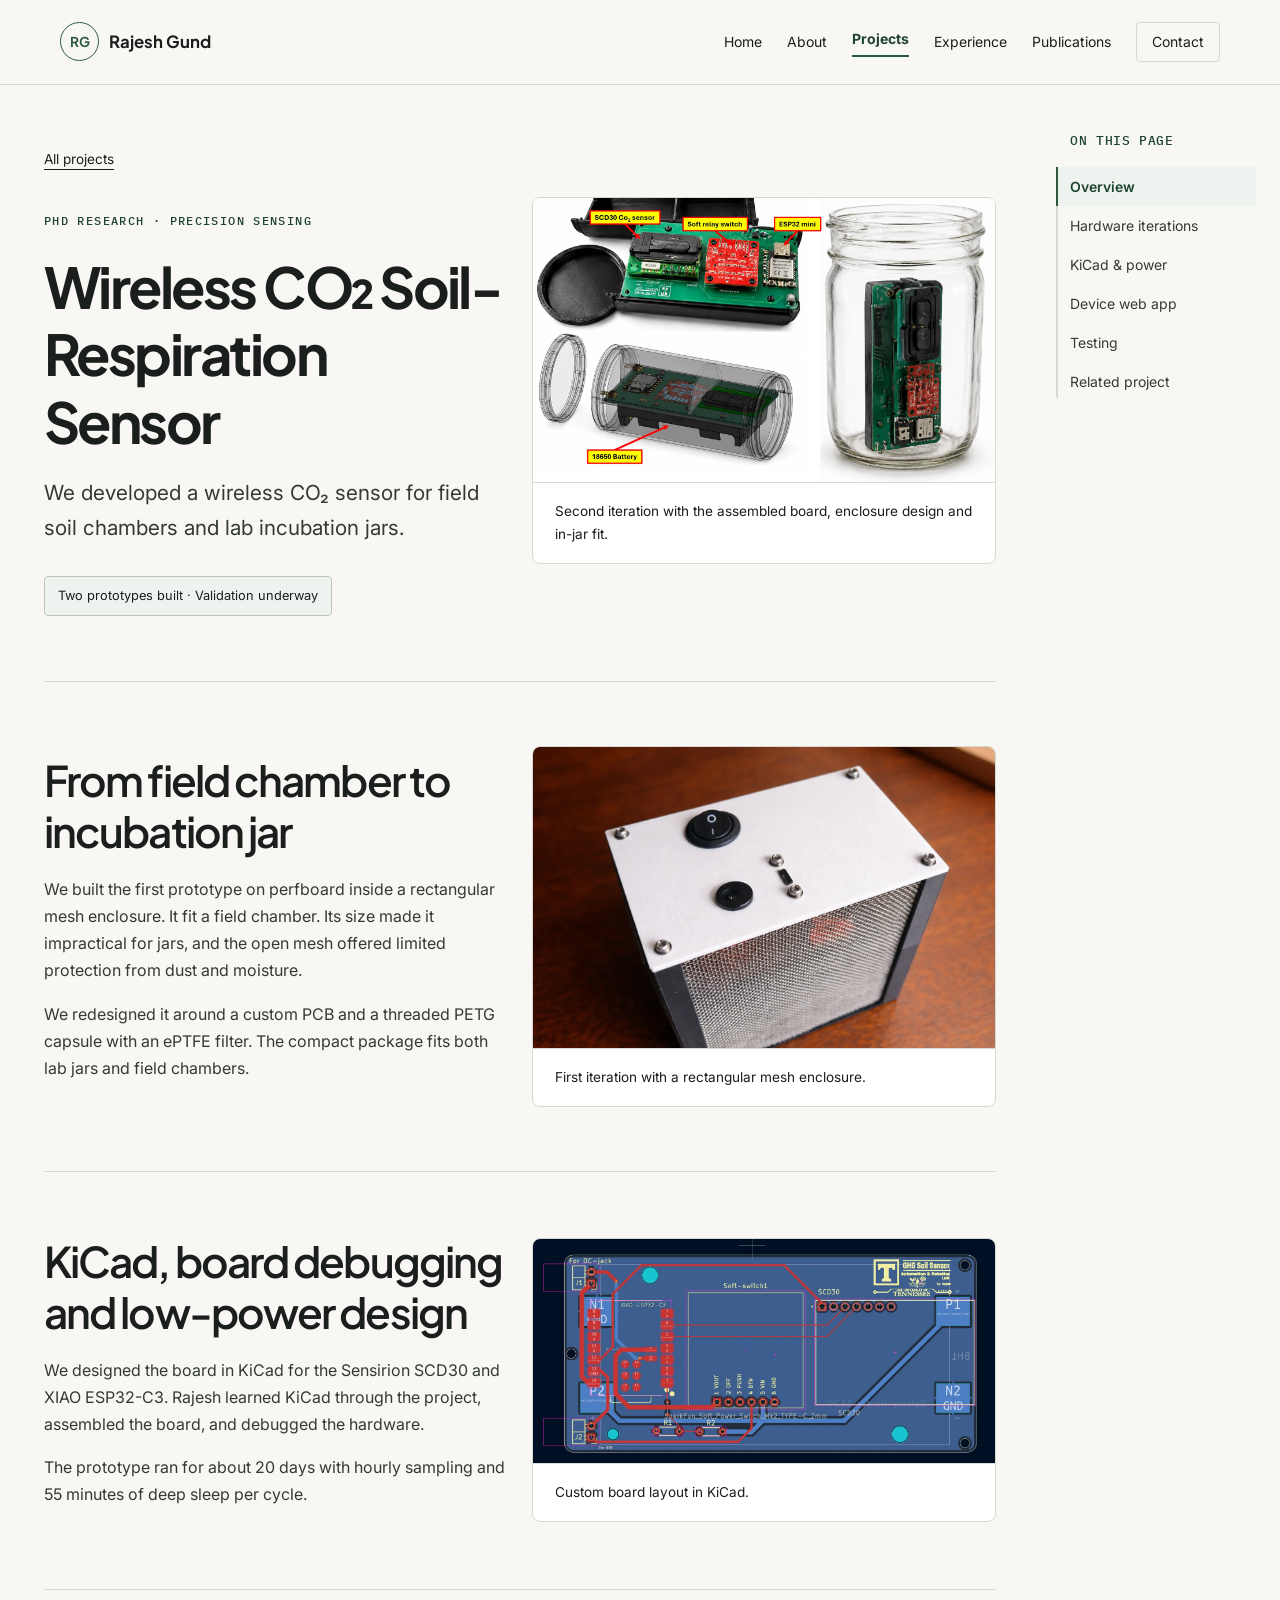
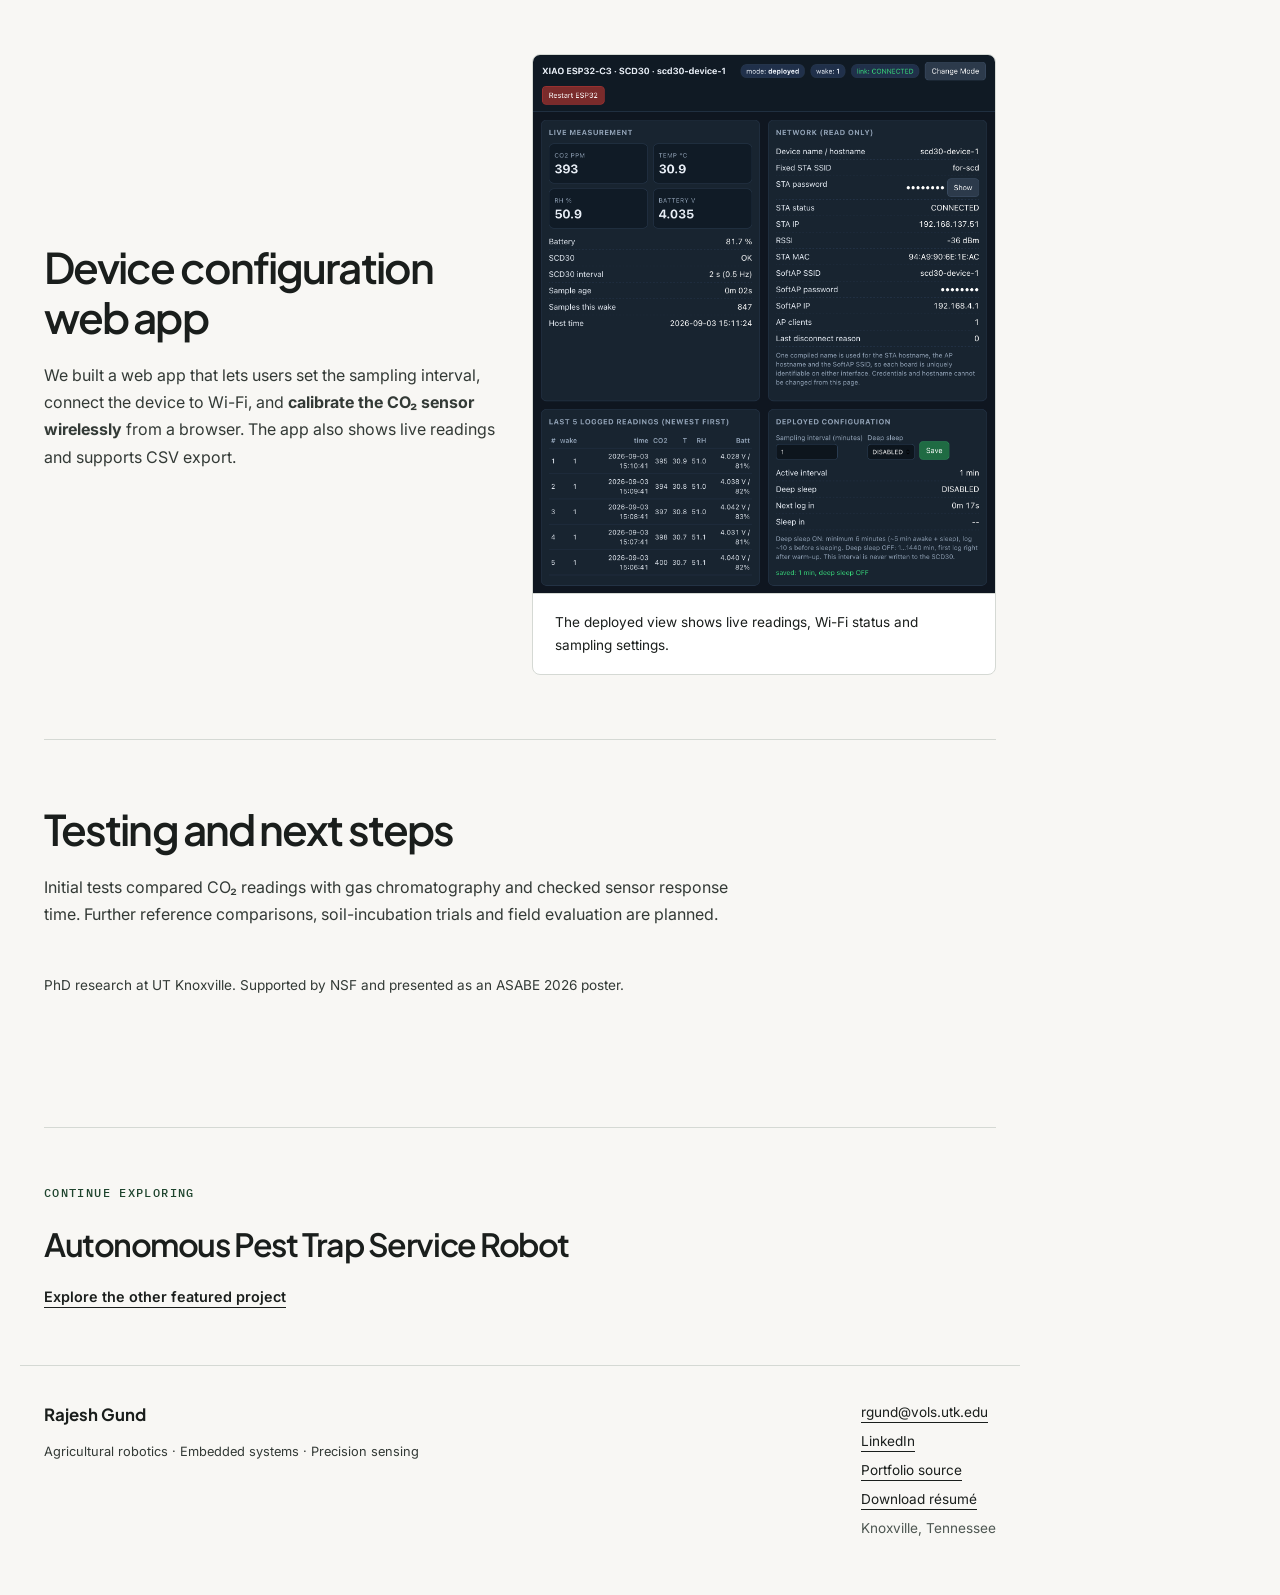
<file: projects/ghg-sensor/index.html>
<!doctype html><html lang="en"><head><meta charset="utf-8"><meta name="viewport" content="width=device-width, initial-scale=1"><title>Wireless CO₂ Soil-Respiration Sensor | Rajesh Gund</title><meta name="description" content="Wireless CO2 soil-respiration sensor: custom electronics, protective enclosure, low-power firmware and reference testing."><meta property="og:title" content="Wireless CO₂ Soil-Respiration Sensor | Rajesh Gund"><meta property="og:description" content="Wireless CO2 soil-respiration sensor: custom electronics, protective enclosure, low-power firmware and reference testing."><meta property="og:type" content="website"><meta name="theme-color" content="#2D5A3F"><link rel="icon" href="../../assets/img/favicon.svg" type="image/svg+xml"><link rel="stylesheet" href="../../assets/css/tokens.css"><link rel="stylesheet" href="../../assets/css/styles.css?v=10"><script defer src="../../assets/js/main.js?v=2"></script><link rel="canonical" href="https://rgund26.github.io/projects/ghg-sensor/"><meta property="og:url" content="https://rgund26.github.io/projects/ghg-sensor/"><script defer src="../../assets/js/profile.js"></script></head><body><a class="skip" href="#main">Skip to content</a><header><div class="nav-wrap"><a class="wordmark" href="../../index.html"><span class="monogram">RG</span>Rajesh Gund<span class="wordmark-sub">ENGINEERING PORTFOLIO</span></a><button class="menu-toggle" aria-expanded="false" aria-controls="navigation">Menu</button><nav id="navigation" aria-label="Main navigation"><a href="../../index.html">Home</a><a href="../../about/index.html">About</a><a href="../../projects/index.html" aria-current="page">Projects</a><a href="../../experience/index.html">Experience</a><a href="../../publications/index.html">Publications</a><a class="nav-resume" href="../../index.html#contact">Contact</a></nav></div></header><main id="main">
  <section class="project-hero ghg-layout">
    <div>
      <a class="back" href="../index.html">All projects</a>
      <p class="eyebrow">PHD RESEARCH · PRECISION SENSING</p>
      <h1>Wireless CO₂ Soil-Respiration Sensor</h1>
      <p class="lead">We developed a wireless CO₂ sensor for field soil chambers and lab incubation jars.</p>
      <span class="status-pill">Two prototypes built · Validation underway</span>
    </div>
    <figure class="diagram" id="chapter-5">
      <button type="button" class="zoom" data-lightbox aria-label="Enlarge the compact CO₂ sensor assembly">
        <img src="../../assets/img/ghg-sensor/compact-sensor.webp"
             alt="Populated sensor board, threaded capsule model, and compact device standing inside a glass incubation jar"
             width="1600" height="986" fetchpriority="high">
      </button>
      <figcaption>Second iteration with the assembled board, enclosure design and in-jar fit.</figcaption>
    </figure>
  </section>

  <section class="section ghg-layout" id="chapter-1">
    <div>
      <h2 id="topic-1">From field chamber to incubation jar</h2>
      <p>We built the first prototype on perfboard inside a rectangular mesh enclosure. It fit a field chamber. Its size made it impractical for jars, and the open mesh offered limited protection from dust and moisture.</p>
      <p>We redesigned it around a custom PCB and a threaded PETG capsule with an ePTFE filter. The compact package fits both lab jars and field chambers.</p>
    </div>
    <figure class="diagram">
      <button type="button" class="zoom" data-lightbox aria-label="Enlarge the first CO₂ sensor prototype">
        <img src="../../assets/img/ghg-sensor/first-prototype.webp" alt="First sensor prototype in a rectangular metal enclosure with mesh sides"
             width="1333" height="868">
      </button>
      <figcaption>First iteration with a rectangular mesh enclosure.</figcaption>
    </figure>
  </section>

  <section class="section ghg-layout" id="chapter-2">
    <div>
      <h2 id="topic-2">KiCad, board debugging and low-power design</h2>
      <p>We designed the board in KiCad for the Sensirion SCD30 and XIAO ESP32-C3. Rajesh learned KiCad through the project, assembled the board, and debugged the hardware.</p>
      <p id="chapter-3">The prototype ran for about 20 days with hourly sampling and 55 minutes of deep sleep per cycle.</p>
    </div>
    <figure class="diagram">
      <button type="button" class="zoom" data-lightbox aria-label="Enlarge the KiCad board layout">
        <img src="../../assets/img/ghg-sensor/kicad-pcb.webp" alt="KiCad layout showing the board traces and footprints for the sensor, microcontroller and power connections"
             width="1600" height="775" loading="lazy">
      </button>
      <figcaption>Custom board layout in KiCad.</figcaption>
    </figure>
  </section>

  <section class="section ghg-layout" aria-labelledby="device-dashboard">
    <div>
      <h2 id="device-dashboard">Device configuration web app</h2>
      <p>We built a web app that lets users set the sampling interval, connect the device to Wi-Fi, and <strong>calibrate the CO₂ sensor wirelessly</strong> from a browser. The app also shows live readings and supports CSV export.</p>
    </div>
    <figure class="diagram">
      <button type="button" class="zoom" data-lightbox aria-label="Enlarge the CO₂ sensor web app screenshot">
        <img src="../../assets/img/ghg-sensor/device-dashboard.webp"
             alt="CO₂ sensor web app in deployment mode with live measurements, network status, recent readings and sampling settings"
             width="1640" height="1910" loading="lazy">
      </button>
      <figcaption>The deployed view shows live readings, Wi-Fi status and sampling settings.</figcaption>
    </figure>
  </section>

  <section class="section ghg-validation" id="chapter-4">
    <div class="section-heading">
      <h2 id="topic-4">Testing and next steps</h2>
      <p>Initial tests compared CO₂ readings with gas chromatography and checked sensor response time. Further reference comparisons, soil-incubation trials and field evaluation are planned.</p>
    </div>
    <p class="attribution">PhD research at UT Knoxville. Supported by NSF and presented as an ASABE 2026 poster.</p>
  </section>

  <section class="related">
    <p class="eyebrow">CONTINUE EXPLORING</p>
    <h2 id="topic-6">Autonomous Pest Trap Service Robot</h2>
    <a class="text-link" href="../pest-trap-robot/index.html">Explore the other featured project</a>
  </section>
</main><footer><div><a class="wordmark" href="../../index.html">Rajesh Gund</a><p>Agricultural robotics · Embedded systems · Precision sensing</p></div><div><a href="mailto:rgund@vols.utk.edu">rgund@vols.utk.edu</a><a href="https://www.linkedin.com/in/rajeshgund/">LinkedIn</a><a href="https://github.com/rgund26/rgund26.github.io">Portfolio source</a><a href="../../assets/docs/Rajesh_Gund_Resume.pdf">Download résumé</a><span>Knoxville, Tennessee</span></div></footer><dialog id="lightbox" aria-label="Enlarged project image"><button class="close" aria-label="Close enlarged image">Close ×</button><img alt=""><p></p></dialog><script src="../../assets/js/section-nav.js?v=4" defer></script></body></html>
</file>
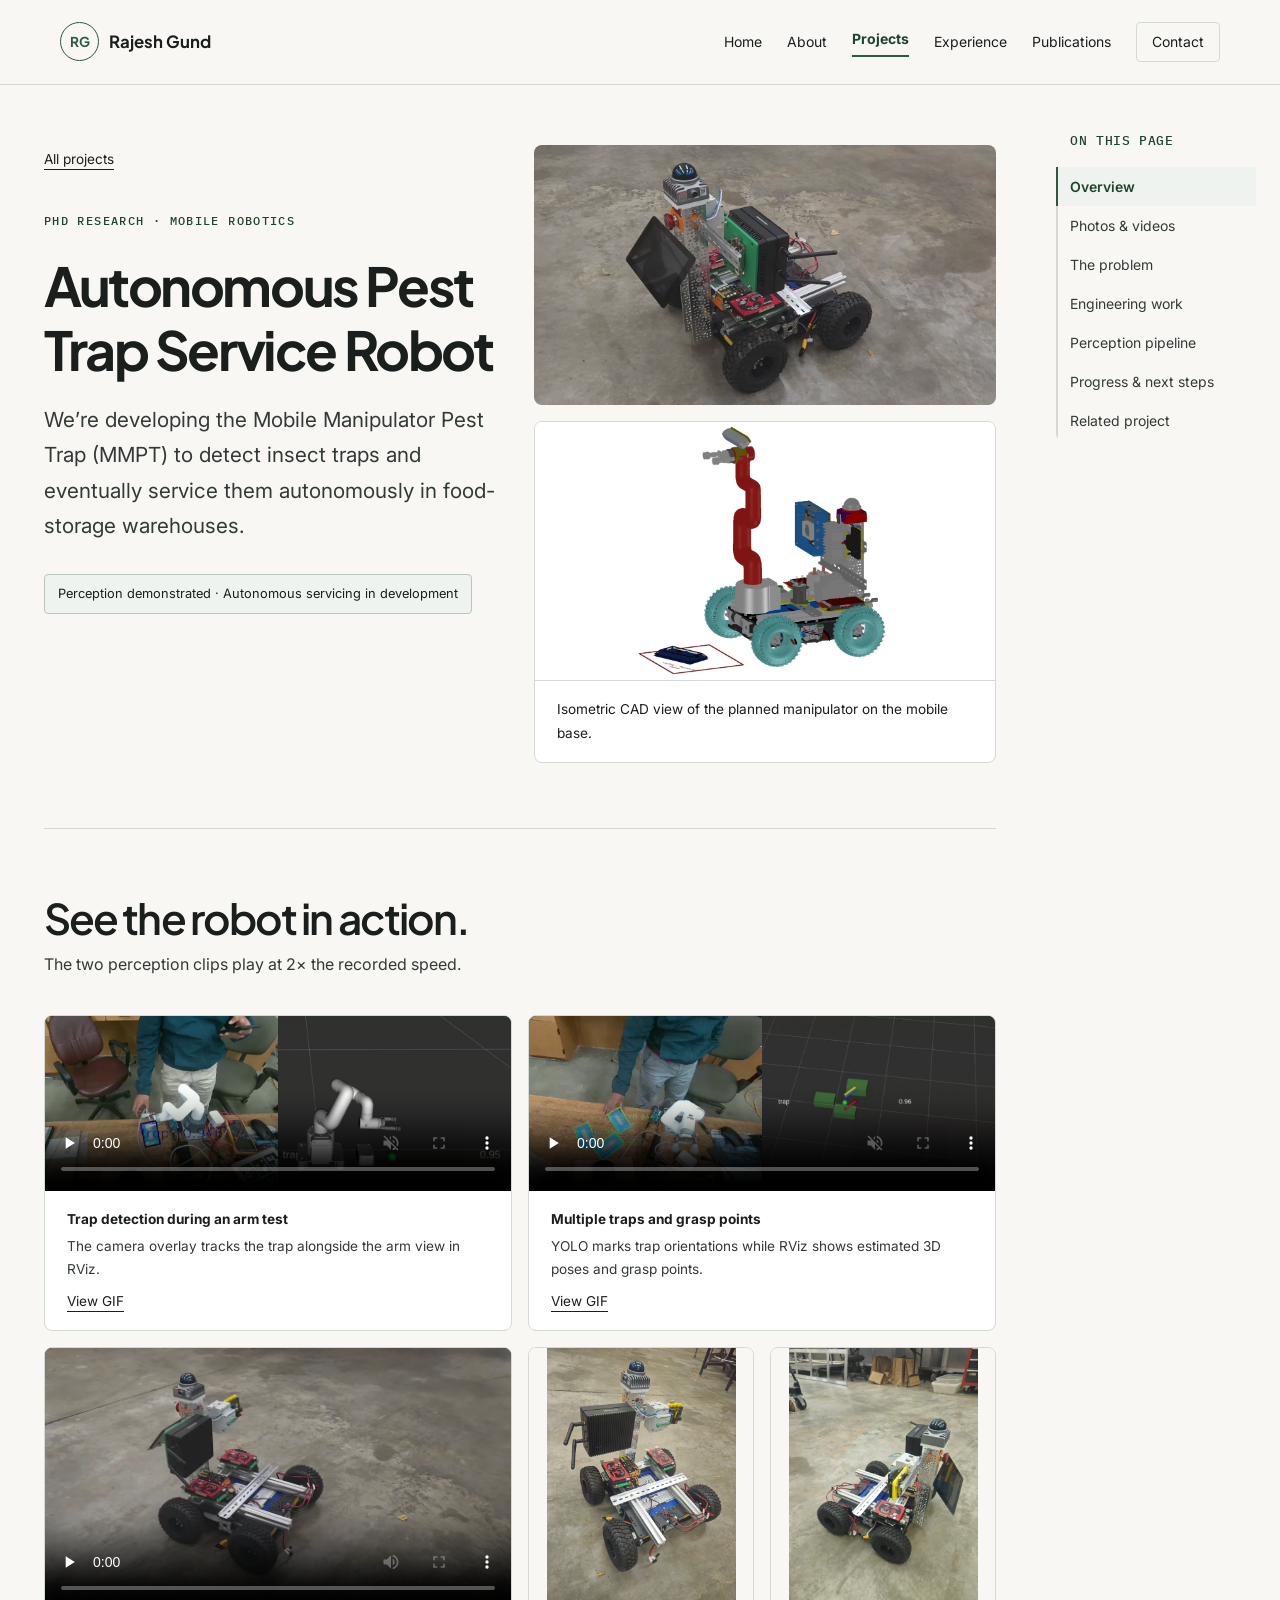
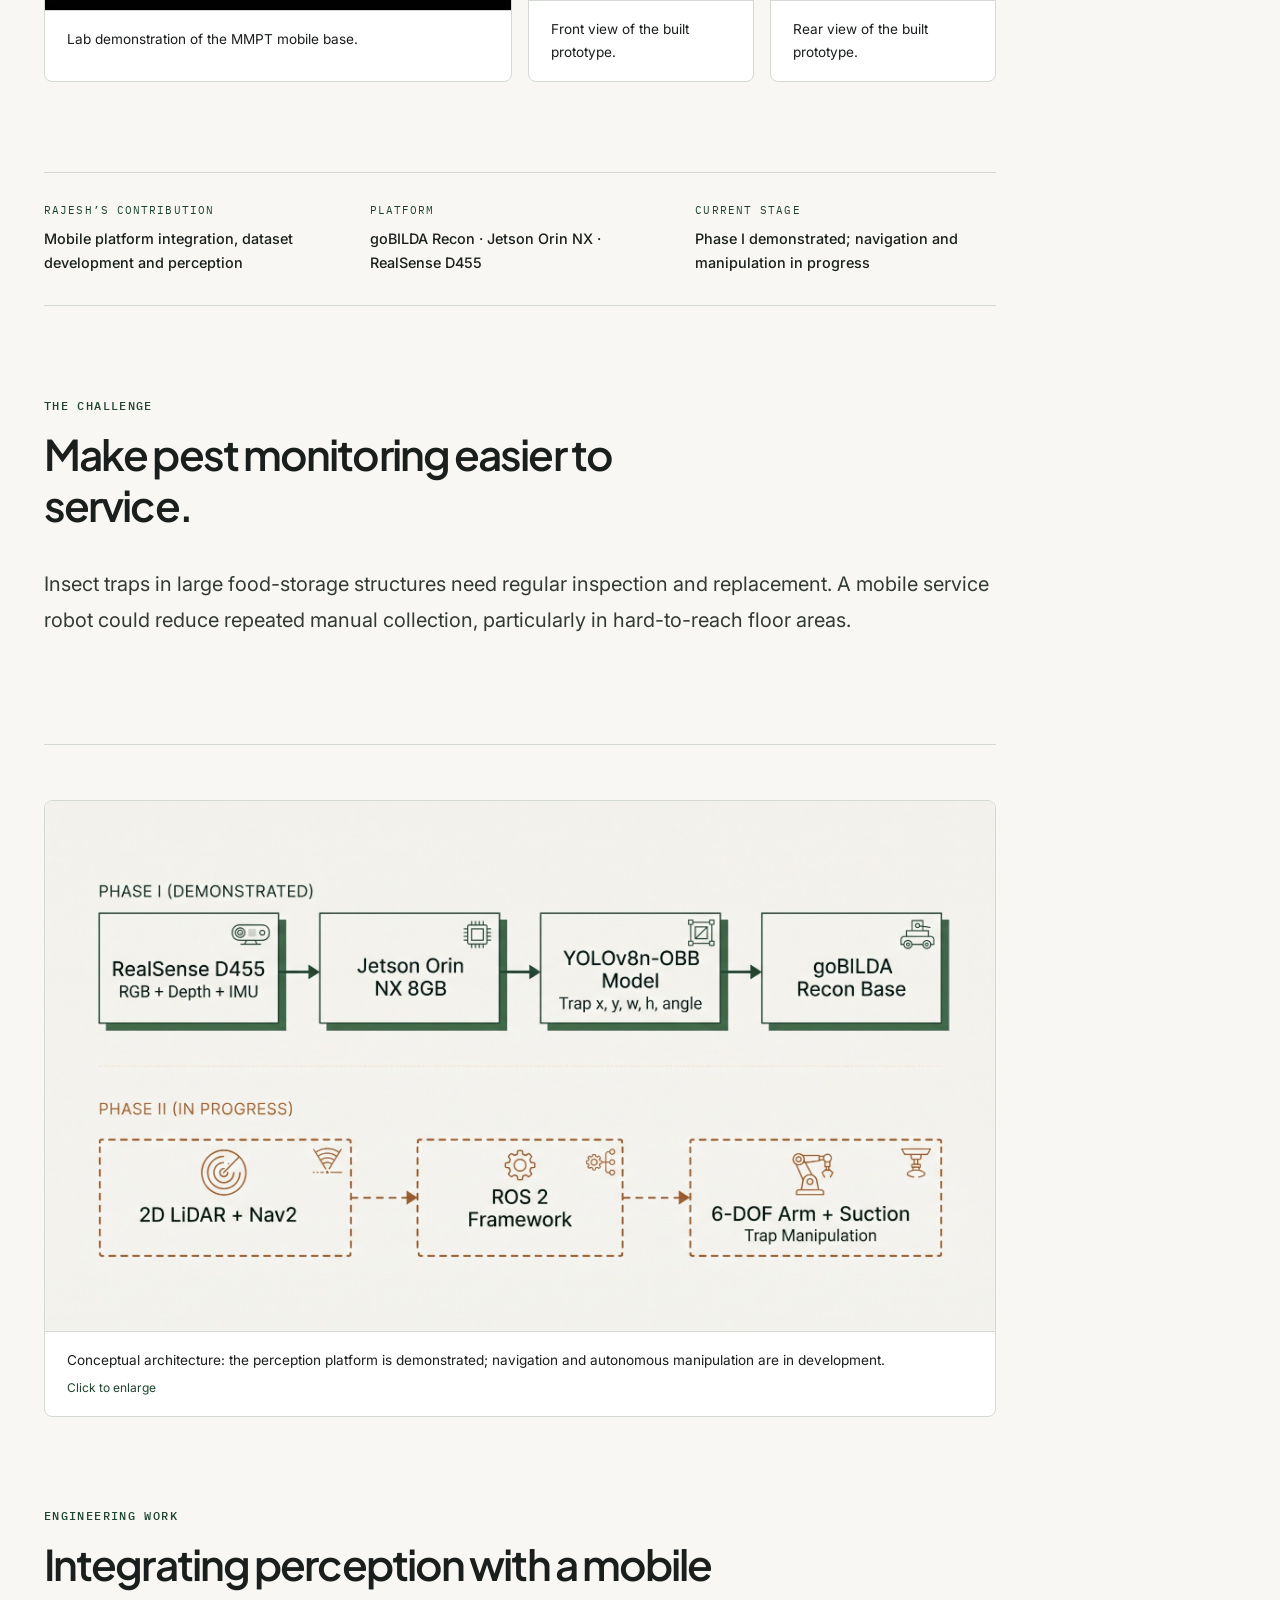
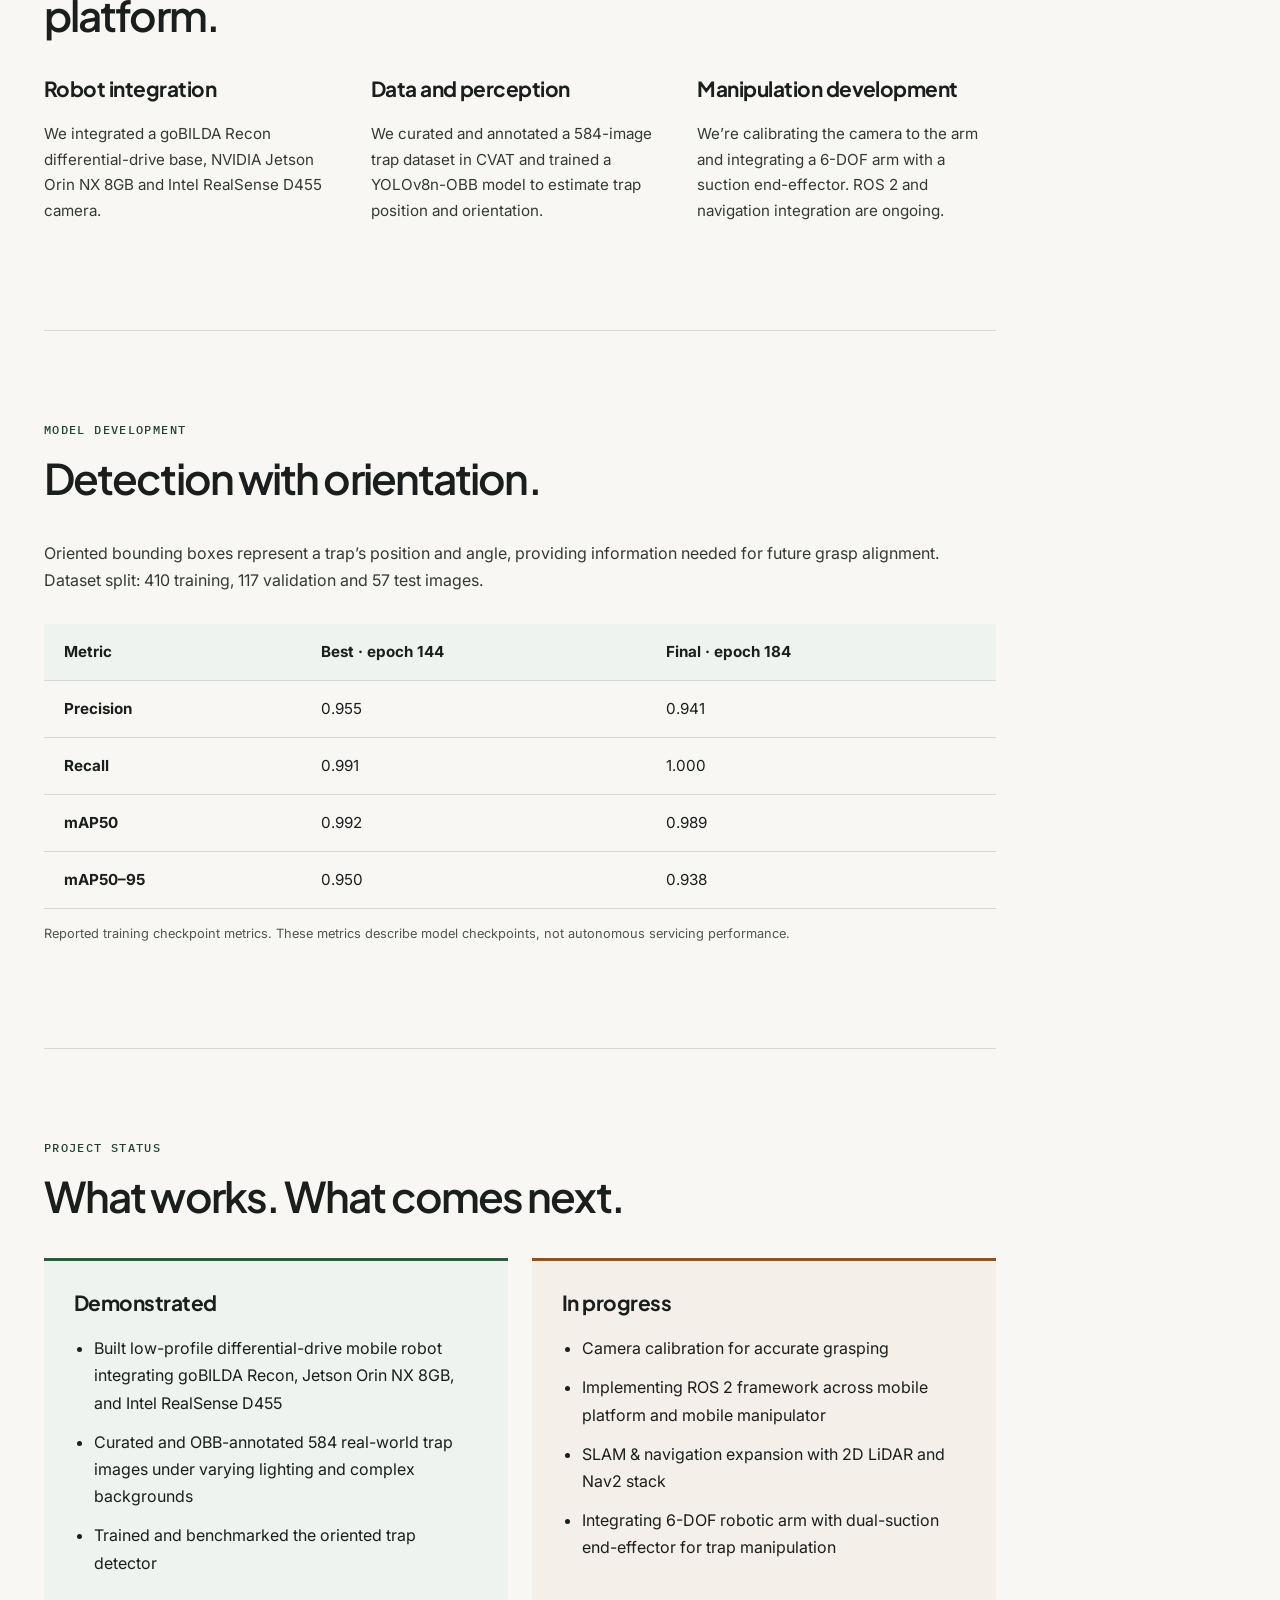
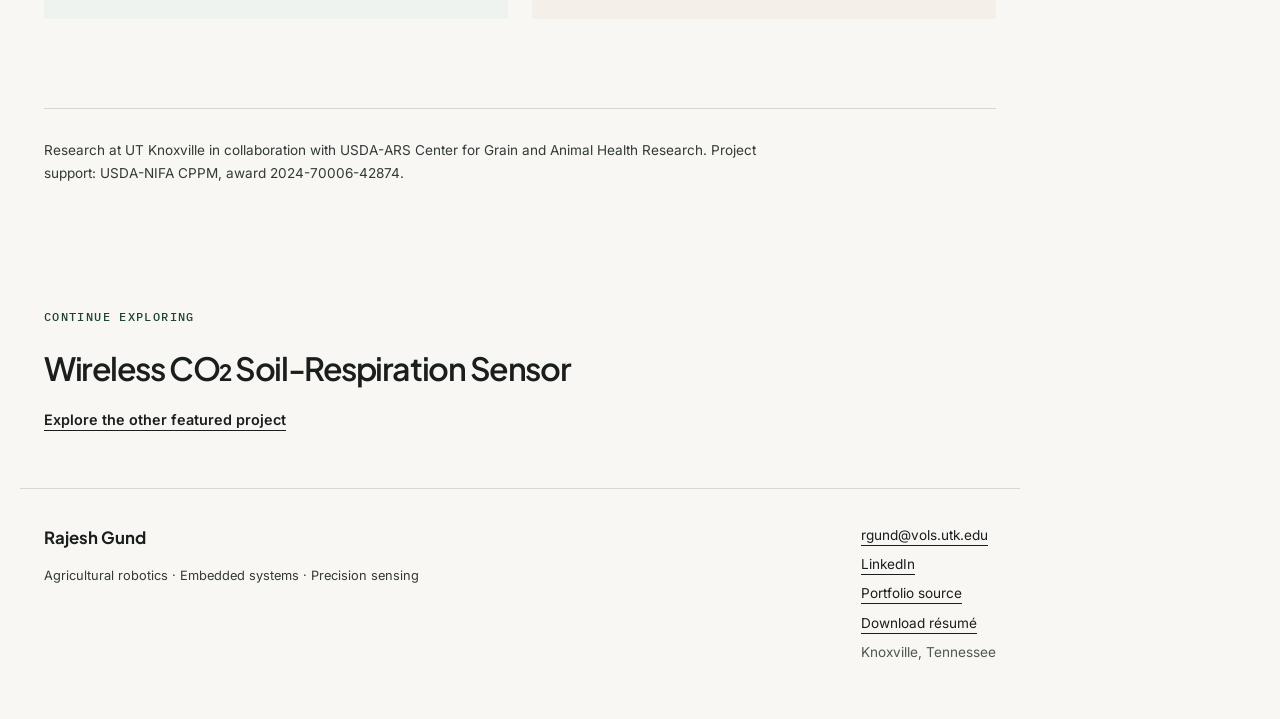
<file: projects/pest-trap-robot/index.html>
<!doctype html><html lang="en"><head><meta charset="utf-8"><meta name="viewport" content="width=device-width, initial-scale=1"><title>Autonomous Pest Trap Service Robot | Rajesh Gund</title><meta name="description" content="Autonomous Pest Trap Service Robot: mobile platform integration, RGB-D perception and oriented trap detection."><meta property="og:title" content="Autonomous Pest Trap Service Robot | Rajesh Gund"><meta property="og:description" content="Autonomous Pest Trap Service Robot: mobile platform integration, RGB-D perception and oriented trap detection."><meta property="og:type" content="website"><meta name="theme-color" content="#2D5A3F"><link rel="icon" href="../../assets/img/favicon.svg" type="image/svg+xml"><link rel="stylesheet" href="../../assets/css/tokens.css"><link rel="stylesheet" href="../../assets/css/styles.css?v=9"><script defer src="../../assets/js/main.js?v=2"></script><link rel="canonical" href="https://rgund26.github.io/projects/pest-trap-robot/"><meta property="og:url" content="https://rgund26.github.io/projects/pest-trap-robot/"><script defer src="../../assets/js/profile.js"></script><script defer src="../../assets/js/media-config.js"></script><script defer src="../../assets/js/media.js"></script></head><body><a class="skip" href="#main">Skip to content</a><header><div class="nav-wrap"><a class="wordmark" href="../../index.html"><span class="monogram">RG</span>Rajesh Gund<span class="wordmark-sub">ENGINEERING PORTFOLIO</span></a><button class="menu-toggle" aria-expanded="false" aria-controls="navigation">Menu</button><nav id="navigation" aria-label="Main navigation"><a href="../../index.html">Home</a><a href="../../about/index.html">About</a><a href="../../projects/index.html" aria-current="page">Projects</a><a href="../../experience/index.html">Experience</a><a href="../../publications/index.html">Publications</a><a class="nav-resume" href="../../index.html#contact">Contact</a></nav></div></header><main id="main"><section class="project-hero mmpt-hero">
  <div class="mmpt-hero-title">
    <a class="back" href="../index.html">All projects</a>
    <p class="eyebrow">PHD RESEARCH · MOBILE ROBOTICS</p>
    <h1>Autonomous Pest Trap Service Robot</h1>
  </div>
  <div class="mmpt-hero-media">
    <img class="mmpt-hero-cover" src="../../assets/img/pest-trap-robot/mmpt-cover.webp"
         alt="MMPT mobile robot prototype on the lab floor" width="1280" height="720" fetchpriority="high">
    <figure class="diagram mmpt-cad">
      <button type="button" class="zoom" data-lightbox aria-label="Enlarge isometric CAD view of the planned MMPT manipulator">
        <img src="../../assets/img/pest-trap-robot/mmpt-cad-isometric.webp"
             alt="Isometric CAD view of the mobile base with a planned arm and end effector beside a pest trap"
             width="1600" height="1593" loading="lazy">
      </button>
      <figcaption>Isometric CAD view of the planned manipulator on the mobile base.</figcaption>
    </figure>
  </div>
  <div class="mmpt-hero-summary">
    <p class="lead">We’re developing the Mobile Manipulator Pest Trap (MMPT) to detect insect traps and eventually service them autonomously in food-storage warehouses.</p>
    <span class="status-pill">Perception demonstrated · Autonomous servicing in development</span>
  </div>
</section><section class="section mmpt-media" id="chapter-5">
  <div class="section-heading">
    <h2 id="topic-5">See the robot in action.</h2>
    <p>The two perception clips play at 2× the recorded speed.</p>
  </div>
  <div class="mmpt-clips">
    <figure class="diagram">
      <video class="media-video" controls loop muted playsinline preload="none"
             width="1200" height="450" aria-labelledby="mmpt-detection-caption"
             poster="../../assets/posters/pest-trap-robot/mmpt-trap-detection.webp">
        <source src="../../assets/video/pest-trap-robot/mmpt-trap-detection.mp4" type="video/mp4">
      </video>
      <figcaption>
        <strong id="mmpt-detection-caption">Trap detection during an arm test</strong>
        <p>The camera overlay tracks the trap alongside the arm view in RViz.</p>
        <a href="../../assets/video/pest-trap-robot/mmpt-trap-detection.gif" aria-label="View GIF of the trap detection arm test">View GIF</a>
      </figcaption>
    </figure>
    <figure class="diagram">
      <video class="media-video" controls loop muted playsinline preload="none"
             width="1200" height="450" aria-labelledby="mmpt-grasp-caption"
             poster="../../assets/posters/pest-trap-robot/mmpt-grasp-points.webp">
        <source src="../../assets/video/pest-trap-robot/mmpt-grasp-points.mp4" type="video/mp4">
      </video>
      <figcaption>
        <strong id="mmpt-grasp-caption">Multiple traps and grasp points</strong>
        <p>YOLO marks trap orientations while RViz shows estimated 3D poses and grasp points.</p>
        <a href="../../assets/video/pest-trap-robot/mmpt-grasp-points.gif" aria-label="View GIF of multiple traps and grasp points">View GIF</a>
      </figcaption>
    </figure>
  </div>
  <div class="mmpt-gallery">
    <figure class="diagram mmpt-drive-demo">
      <video class="media-video" controls playsinline preload="none"
             width="1280" height="720" aria-labelledby="mmpt-demo-caption"
             poster="../../assets/posters/pest-trap-robot/mmpt-demo.webp">
        <source src="../../assets/video/pest-trap-robot/mmpt-demo.mp4" type="video/mp4">
        <a href="../../assets/video/pest-trap-robot/mmpt-demo.mp4">Download the demo video</a>
      </video>
      <figcaption id="mmpt-demo-caption">Lab demonstration of the MMPT mobile base.</figcaption>
    </figure>
    <figure class="diagram">
      <button type="button" class="zoom" data-lightbox aria-label="Enlarge front view of the MMPT prototype">
        <img src="../../assets/img/pest-trap-robot/mmpt-front.webp" alt="Front view of the four-wheel prototype with an exposed chassis and a raised sensor mount" width="1200" height="1600" loading="lazy">
      </button>
      <figcaption>Front view of the built prototype.</figcaption>
    </figure>
    <figure class="diagram">
      <button type="button" class="zoom" data-lightbox aria-label="Enlarge rear view of the MMPT prototype">
        <img src="../../assets/img/pest-trap-robot/mmpt-rear.webp" alt="Rear view of the four-wheel prototype showing the chassis, wiring and mounted electronics" width="1200" height="1600" loading="lazy">
      </button>
      <figcaption>Rear view of the built prototype.</figcaption>
    </figure>
  </div>
</section><div class="project-facts"><div><span>RAJESH’S CONTRIBUTION</span><strong>Mobile platform integration, dataset development and perception</strong></div><div><span>PLATFORM</span><strong>goBILDA Recon · Jetson Orin NX · RealSense D455</strong></div><div><span>CURRENT STAGE</span><strong>Phase I demonstrated; navigation and manipulation in progress</strong></div></div><section class="section" id="chapter-1"><div class="section-heading"><p class="eyebrow">THE CHALLENGE</p><h2 id="topic-1">Make pest monitoring easier to service.</h2></div><p class="large-copy">Insect traps in large food-storage structures need regular inspection and replacement. A mobile service robot could reduce repeated manual collection, particularly in hard-to-reach floor areas.</p></section><figure class="diagram"><button class="zoom" data-lightbox aria-label="Enlarge Pest trap robot conceptual architecture, separating perception and planned manipulation"><img src="../../assets/diagrams/pest-trap-architecture.jpg" alt="Pest trap robot conceptual architecture, separating perception and planned manipulation" width="2048" height="1143" loading="lazy"></button><figcaption>Conceptual architecture: the perception platform is demonstrated; navigation and autonomous manipulation are in development. <span>Click to enlarge</span></figcaption></figure><section class="section" id="chapter-2"><div class="section-heading"><p class="eyebrow">ENGINEERING WORK</p><h2 id="topic-2">Integrating perception with a mobile platform.</h2></div><div class="three-grid"><article><h3>Robot integration</h3><p>We integrated a goBILDA Recon differential-drive base, NVIDIA Jetson Orin NX 8GB and Intel RealSense D455 camera.</p></article><article><h3>Data and perception</h3><p>We curated and annotated a 584-image trap dataset in CVAT and trained a YOLOv8n-OBB model to estimate trap position and orientation.</p></article><article><h3>Manipulation development</h3><p>We’re calibrating the camera to the arm and integrating a 6-DOF arm with a suction end-effector. ROS 2 and navigation integration are ongoing.</p></article></div></section><section class="section" id="chapter-3"><div class="section-heading"><p class="eyebrow">MODEL DEVELOPMENT</p><h2 id="topic-3">Detection with orientation.</h2></div><p>Oriented bounding boxes represent a trap’s position and angle, providing information needed for future grasp alignment. Dataset split: 410 training, 117 validation and 57 test images.</p><div class="table-wrap"><table><caption>Reported training checkpoint metrics. These metrics describe model checkpoints, not autonomous servicing performance.</caption><thead><tr><th scope="col">Metric</th><th scope="col">Best · epoch 144</th><th scope="col">Final · epoch 184</th></tr></thead><tbody><tr><th scope="row">Precision</th><td>0.955</td><td>0.941</td></tr><tr><th scope="row">Recall</th><td>0.991</td><td>1.000</td></tr><tr><th scope="row">mAP50</th><td>0.992</td><td>0.989</td></tr><tr><th scope="row">mAP50–95</th><td>0.950</td><td>0.938</td></tr></tbody></table></div></section><section class="section" id="chapter-4"><div class="section-heading"><p class="eyebrow">PROJECT STATUS</p><h2 id="topic-4">What works. What comes next.</h2></div><div class="status-grid"><article><h3>Demonstrated</h3><ul><li>Built low-profile differential-drive mobile robot integrating goBILDA Recon, Jetson Orin NX 8GB, and Intel RealSense D455</li><li>Curated and OBB-annotated 584 real-world trap images under varying lighting and complex backgrounds</li><li>Trained and benchmarked the oriented trap detector</li></ul></article><article class="planned"><h3>In progress</h3><ul><li>Camera calibration for accurate grasping</li><li>Implementing ROS 2 framework across mobile platform and mobile manipulator</li><li>SLAM &amp; navigation expansion with 2D LiDAR and Nav2 stack</li><li>Integrating 6-DOF robotic arm with dual-suction end-effector for trap manipulation</li></ul></article></div></section><p class="attribution">Research at UT Knoxville in collaboration with USDA-ARS Center for Grain and Animal Health Research. Project support: USDA-NIFA CPPM, award 2024-70006-42874.</p><section class="related"><p class="eyebrow">CONTINUE EXPLORING</p><h2>Wireless CO₂ Soil-Respiration Sensor</h2><a class="text-link" href="../ghg-sensor/index.html">Explore the other featured project</a></section></main><footer><div><a class="wordmark" href="../../index.html">Rajesh Gund</a><p>Agricultural robotics · Embedded systems · Precision sensing</p></div><div><a href="mailto:rgund@vols.utk.edu">rgund@vols.utk.edu</a><a href="https://www.linkedin.com/in/rajeshgund/">LinkedIn</a><a href="https://github.com/rgund26/rgund26.github.io">Portfolio source</a><a href="../../assets/docs/Rajesh_Gund_Resume.pdf">Download résumé</a><span>Knoxville, Tennessee</span></div></footer><dialog id="lightbox" aria-label="Enlarged project diagram"><button class="close" aria-label="Close enlarged image">Close ×</button><img alt=""><p></p></dialog><script src="../../assets/js/section-nav.js?v=5" defer></script></body></html>
</file>
<file: assets/css/tokens.css>
:root{--bg-page:#F8F7F4;--bg-surface:#fff;--bg-tint-green:#EEF3EF;--bg-tint-copper:#F5EFEA;--border-hair:#D5D9D4;--ink-primary:#1A1E1C;--ink-secondary:#333A36;--ink-muted:#4E5752;--accent-green:#2D5A3F;--accent-green-text:#1E442D;--accent-copper:#8C5327;--accent-copper-text:#6E3E18;--font-display:'Plus Jakarta Sans',system-ui,sans-serif;--font-body:'Inter',system-ui,sans-serif;--font-mono:'IBM Plex Mono',ui-monospace,monospace;--max-width:1120px;--measure:66ch;--radius-sm:4px;--radius-md:8px;--space-section:clamp(56px,7vw,96px)}
</file>
<file: assets/css/styles.css>
@import url('https://fonts.googleapis.com/css2?family=IBM+Plex+Mono:wght@400;500&family=Inter:wght@400;500;600;700&family=Plus+Jakarta+Sans:wght@400;500;600;700;800&display=swap');
*{box-sizing:border-box}html{scroll-behavior:smooth;scroll-padding-top:100px}body{margin:0;background:var(--bg-page);color:var(--ink-primary);font:16px/1.7 var(--font-body)}a{color:inherit;text-underline-offset:5px}a:hover{color:var(--accent-green-text)}button{font:inherit;cursor:pointer}a,button{-webkit-tap-highlight-color:transparent}button:focus-visible,a:focus-visible{outline:3px solid var(--accent-copper);outline-offset:5px}p{color:var(--ink-secondary);margin:0 0 1rem}h1,h2,h3{font-family:var(--font-display);line-height:1.2;letter-spacing:-.045em;margin:0 0 1.2rem}h1{font-size:clamp(2.75rem,5.2vw,4.8rem);font-weight:700}h2{font-size:clamp(2rem,3.3vw,3rem);font-weight:600}h3{font-size:1.3rem;letter-spacing:-.025em}small{font-size:.875rem;color:var(--ink-muted)}header{border-bottom:1px solid var(--border-hair);background:rgba(248,247,244,.97);position:sticky;top:0;z-index:10}.nav-wrap{max-width:1240px;margin:auto;padding:22px 40px;display:flex;align-items:center;justify-content:space-between;gap:30px}.wordmark{display:flex;align-items:center;gap:10px;font-family:var(--font-display);font-weight:700;text-decoration:none;font-size:1.05rem;flex-wrap:wrap}.monogram{border:1px solid var(--accent-green);color:var(--accent-green);width:39px;height:39px;display:grid;place-items:center;border-radius:50%;font-size:.85rem}.wordmark-sub{display:none}nav{display:flex;align-items:center;gap:25px}nav a{font-size:.875rem;text-decoration:none}.nav-resume{padding:7px 15px;border:1px solid var(--border-hair);border-radius:4px}.menu-toggle{display:none}main{max-width:var(--max-width);margin:auto;padding:0 24px}.hero{display:grid;grid-template-columns:1.25fr 1fr;gap:55px;align-items:center;padding:90px 0 72px}.eyebrow{font-family:var(--font-mono);font-size:.78rem;line-height:1.6;letter-spacing:.11em;font-weight:500;color:var(--accent-green-text);text-transform:uppercase;margin-bottom:22px}.hero h1{font-size:clamp(2.7rem,4.6vw,4.1rem)}em{font-style:normal;color:var(--accent-green)}.hero-intro{font-size:1.12rem;max-width:46ch;line-height:1.8}.actions{display:flex;gap:12px;flex-wrap:wrap;margin:28px 0}.button{display:inline-flex;justify-content:center;align-items:center;min-height:48px;padding:12px 20px;background:var(--accent-green-text);color:white;font-size:.9rem;font-weight:500;text-decoration:none;border:1px solid var(--accent-green-text);border-radius:4px}.button:hover{background:var(--accent-green);color:white}.button.secondary{background:transparent;color:var(--ink-primary);border-color:#89948c}.button.secondary:hover{background:var(--bg-tint-green)}.hero-note{font-size:.78rem;color:var(--ink-muted);margin-top:30px}.hero-note span{margin:0 7px;color:var(--accent-copper-text)}.hero-visual{border:1px solid var(--border-hair);border-radius:12px;overflow:hidden;background:linear-gradient(135deg,#eef3ef,#e4ebe3);box-shadow:0 15px 50px #1a1e1c06}.visual-heading{padding:20px 20px 0;display:flex;justify-content:space-between;align-items:center;gap:10px;font:10px var(--font-mono);letter-spacing:.03em}.tag{padding:5px 7px;border:1px solid #a8b6aa;border-radius:20px;font-size:9px}.technical-art{height:340px;position:relative;overflow:hidden;background-image:radial-gradient(#2d5a3f2e .8px,transparent .8px);background-size:18px 18px}.orbit{position:absolute;border:1px solid #2d5a3f38;border-radius:50%;left:50%;top:50%;transform:translate(-50%,-50%)}.orbit-one{width:240px;height:240px}.orbit-two{width:310px;height:310px;border-style:dashed}.core{position:absolute;left:50%;top:50%;transform:translate(-50%,-50%);background:var(--accent-green-text);border-radius:50%;width:136px;height:136px;display:flex;flex-direction:column;align-items:center;justify-content:center;color:white;font:600 37px var(--font-display);box-shadow:0 0 0 9px #fff9}.core span{font:9px/1.6 var(--font-mono);text-align:center;letter-spacing:.08em;margin-top:8px}.node{position:absolute;background:#f8f7f4;border:1px solid #9cab9f;padding:10px 13px;border-radius:5px;font:11px var(--font-mono);color:var(--accent-green-text)}.node small{display:block;font:11px var(--font-body);margin-top:4px}.sense{left:20px;top:55px}.compute{right:12px;top:160px}.act{left:45px;bottom:20px}.visual-footer{background:#f8f7f480;border-top:1px solid #cbd5cb;padding:18px 20px;display:flex;flex-direction:column;gap:3px;font-size:.85rem}.visual-footer span{font-size:.78rem;color:var(--ink-muted)}.focus-strip{border-block:1px solid var(--border-hair);display:flex;justify-content:space-between;gap:20px;align-items:center;padding:24px 0}.focus-strip span{font:10px/1.6 var(--font-mono);letter-spacing:.1em;max-width:150px}.focus-strip strong{font-size:1rem;font-weight:500}.section{padding:var(--space-section) 0;border-bottom:1px solid var(--border-hair)}.section-heading{max-width:720px;margin-bottom:36px}.section-heading .eyebrow{margin-bottom:13px}.project-grid{display:grid;grid-template-columns:1fr 1fr;gap:26px}.project-card{border:1px solid var(--border-hair);background:white;border-radius:8px;overflow:hidden}.card-media{position:relative;background:#f0f1eb;padding:24px 14px 40px;height:250px;border-bottom:1px solid var(--border-hair);display:flex;align-items:center}.card-media img{width:100%;height:100%;object-fit:contain;mix-blend-mode:multiply}.media-label{position:absolute;bottom:13px;left:22px;color:var(--ink-muted);font:10px var(--font-mono);letter-spacing:.07em}.card-body{padding:29px}.card-body .eyebrow{font-size:.68rem;margin-bottom:14px}.card-body h3{font-size:1.65rem;min-height:65px}.card-body>p:not(.eyebrow):not(.status){font-size:.94rem}.chips{display:flex;flex-wrap:wrap;gap:7px;margin:20px 0}.chips span{background:var(--bg-tint-green);color:var(--accent-green-text);padding:5px 9px;font-size:.75rem;border-radius:3px}.copper .chips span{background:var(--bg-tint-copper);color:var(--accent-copper-text)}.copper .eyebrow{color:var(--accent-copper-text)}.status{font-size:.78rem;border-top:1px solid var(--border-hair);padding-top:18px;margin-top:24px}.text-link{font-size:.9rem;font-weight:600;text-decoration-thickness:1px}.about-layout{display:grid;grid-template-columns:1fr 1.4fr;gap:70px}.large-copy{font-size:1.25rem;line-height:1.8;max-width:75ch}.about-layout .large-copy{font-size:1.9rem;line-height:1.4;color:var(--accent-green-text)}.skills-grid{display:grid;grid-template-columns:repeat(3,1fr);gap:34px}.skills-grid article{border-top:2px solid var(--accent-green);padding-top:20px}.skills-grid h3{font-size:1.05rem}.skills-grid p{font-size:.9rem;line-height:1.9}.timeline article{display:grid;grid-template-columns:180px 1fr;gap:28px;padding:26px 0;border-top:1px solid var(--border-hair)}.timeline h3{margin-bottom:5px}.timeline .role{color:var(--accent-green-text);font-size:.95rem;margin-bottom:12px}.timeline article>p{padding-top:4px}.timeline div>p:last-child{font-size:.95rem;max-width:66ch}.timeline+.text-link{display:inline-block;margin-top:20px}.education-grid,.three-grid{display:grid;grid-template-columns:repeat(3,1fr);gap:28px}.education-grid article{border-left:2px solid var(--accent-green);padding-left:20px}.education-grid h3{font-size:1.1rem}.education-grid p{font-size:.95rem}.publications article{display:grid;grid-template-columns:80px 1fr;gap:25px;padding:26px 0;border-top:1px solid var(--border-hair)}.publications article>span{font-family:var(--font-mono);color:var(--accent-green-text)}.publications h3{font-size:1.15rem;margin-bottom:12px}.publications h3 a{text-decoration:none}.publications h3 a:hover{text-decoration:underline}.publications p{font-size:.9rem;margin-bottom:4px}.contact{margin:75px 0;background:var(--bg-tint-green);padding:55px;border-radius:8px}.contact h2{font-size:clamp(2.2rem,4vw,3.5rem)}.contact>p{max-width:60ch}.contact .actions{margin-bottom:0}footer{max-width:var(--max-width);margin:auto;padding:35px 24px 55px;display:flex;justify-content:space-between;gap:40px;border-top:1px solid var(--border-hair)}footer p{font-size:.8rem;margin-top:12px}footer>div:last-child{display:flex;flex-direction:column;gap:6px;font-size:.85rem}footer span{color:var(--ink-muted)}.project-hero{padding:60px 0 65px;border-bottom:1px solid var(--border-hair)}.back{font-size:.85rem;display:inline-block;margin-bottom:40px}.project-hero h1{max-width:950px}.lead{font-size:1.3rem;max-width:65ch}.status-pill{display:inline-block;padding:8px 13px;border:1px solid #b8c7ba;background:var(--bg-tint-green);border-radius:4px;font-size:.8rem;margin-top:15px}.diagram{margin:55px 0 0;border:1px solid var(--border-hair);border-radius:8px;overflow:hidden;background:white}.zoom{border:0;padding:0;background:var(--bg-page);width:100%;display:block;cursor:zoom-in}.zoom img{width:100%;height:auto;max-height:580px;object-fit:contain;display:block}.diagram figcaption{font-size:.85rem;padding:17px 22px;border-top:1px solid var(--border-hair)}.diagram figcaption span{display:block;color:var(--accent-green-text);font-size:.75rem;margin-top:6px}.three-grid p{font-size:.95rem}.table-wrap{overflow-x:auto;margin-top:30px}table{width:100%;border-collapse:collapse;text-align:left;font-size:.95rem}th,td{padding:15px 20px;border-bottom:1px solid var(--border-hair)}thead{background:var(--bg-tint-green)}caption{caption-side:bottom;text-align:left;padding:14px 0;font-size:.8rem;color:var(--ink-muted)}.status-grid{display:grid;grid-template-columns:1fr 1fr;gap:24px}.status-grid article{padding:30px;background:var(--bg-tint-green);border-top:3px solid var(--accent-green)}.status-grid .planned{background:var(--bg-tint-copper);border-color:var(--accent-copper)}li{margin-bottom:12px}ul{padding-left:20px;margin-bottom:0}.placeholder{margin:0 0 24px;padding:48px 20px;min-height:250px;display:flex;flex-direction:column;align-items:center;justify-content:center;text-align:center;border:1px dashed #9caaa0;border-radius:8px;background:linear-gradient(135deg,#eef3ef80,transparent)}.placeholder-mark{font-size:2rem;color:var(--accent-green);font-weight:300}.placeholder p{font-size:1rem;margin:8px 0}.placeholder span{font-size:.8rem;color:var(--ink-muted)}.placeholder.small{min-height:180px;padding:24px 15px}.attribution{font-size:.85rem;padding:30px 0 50px;max-width:85ch}.feature-band{background:var(--bg-tint-copper);border-left:3px solid var(--accent-copper);padding:35px;display:flex;gap:45px;align-items:center;margin-bottom:25px}.feature-band strong{font:600 3.2rem var(--font-display);white-space:nowrap;color:var(--accent-copper-text)}.feature-band strong span{display:block;font:14px var(--font-body);margin-top:12px}.feature-band p{margin:0}.chips.large span{font-size:.9rem;padding:12px 16px}dialog{border:1px solid var(--border-hair);border-radius:8px;max-width:95vw;width:1150px;padding:20px;background:var(--bg-page);max-height:94vh}dialog::backdrop{background:#14251bd9}dialog img{display:block;width:100%;max-height:70vh;object-fit:contain}dialog p{font-size:.9rem;margin:15px 0 0}.close{display:block;margin:0 0 12px auto;background:var(--accent-green-text);color:white;border:0;padding:8px 17px;border-radius:4px}.skip{position:fixed;left:15px;top:-100px;z-index:100;background:white;padding:10px}.skip:focus{top:15px}
@media(min-width:1400px){.wordmark-sub{display:block;font:9px var(--font-mono);letter-spacing:.04em;max-width:95px;margin-left:8px;border-left:1px solid var(--border-hair);padding-left:12px}}
@media(max-width:900px){.nav-wrap{padding:18px 24px}.hero{gap:25px;padding-top:60px}.hero h1{font-size:2.8rem}.technical-art{height:310px}.node{font-size:9px;padding:8px}.node small{font-size:9px}.sense{left:10px}.act{left:20px}.compute{right:8px}.visual-heading .tag{display:none}.card-body{padding:22px}.skills-grid{grid-template-columns:1fr 1fr}.education-grid,.three-grid{grid-template-columns:1fr 1fr}.timeline article{grid-template-columns:140px 1fr}.about-layout{gap:35px}.focus-strip strong{font-size:.9rem}}
@media(max-width:680px){main{padding:0 20px}.nav-wrap{padding:14px 20px;position:relative}.menu-toggle{display:block;border:1px solid var(--border-hair);border-radius:4px;background:transparent;padding:7px 12px;font-size:.85rem}nav{display:none;position:absolute;left:0;right:0;top:100%;padding:20px;background:var(--bg-page);border-bottom:1px solid var(--border-hair);flex-direction:column;align-items:stretch;gap:18px}nav.open{display:flex}.hero{grid-template-columns:1fr;padding:48px 0;gap:30px}.hero h1{font-size:2.85rem}.hero .eyebrow{font-size:.68rem}.hero-visual{max-width:470px;width:100%}.technical-art{height:290px}.hero-note{font-size:.72rem}.hero-intro{font-size:1.05rem}.focus-strip{display:grid;grid-template-columns:1fr 1fr;gap:15px}.focus-strip span{font-size:9px}.project-grid,.about-layout,.skills-grid,.education-grid,.three-grid,.status-grid{grid-template-columns:1fr}.card-media{height:230px}.card-body h3{min-height:0}.about-layout{gap:8px}.timeline article{grid-template-columns:1fr;gap:0}.timeline article>.eyebrow{margin-bottom:10px}.publications article{grid-template-columns:1fr;gap:10px}.contact{padding:30px 24px;margin:50px 0}.contact h2{font-size:2.3rem}footer{flex-direction:column;padding:25px 20px 40px;gap:20px}.project-hero h1{font-size:2.6rem}.project-hero{padding:35px 0 45px}.lead{font-size:1.1rem}.back{margin-bottom:25px}.status-pill{font-size:.75rem}.feature-band{flex-direction:column;align-items:flex-start;gap:25px;padding:25px}.diagram{margin-top:35px}.diagram figcaption{padding:15px}.section{padding:55px 0}th,td{padding:12px 10px;font-size:.85rem}.actions{gap:10px}.button{padding:12px 15px;font-size:.85rem}.wordmark{font-size:1rem}}
@media(prefers-reduced-motion:reduce){html{scroll-behavior:auto}*{transition:none!important;animation:none!important}}
@media print{header,.actions,.placeholder,dialog,.menu-toggle,.back{display:none}body{background:white;font-size:11pt}main{max-width:none}a{color:inherit}.section,.project-hero{padding:20px 0}.hero{padding:20px 0}.hero-visual{display:none}.hero{display:block}article,figure{break-inside:avoid}footer{padding:20px}}
/* Extended profile */
[hidden]{display:none!important}.sr-only{position:absolute;width:1px;height:1px;overflow:hidden;clip:rect(0,0,0,0);white-space:nowrap}nav a[aria-current=page]{color:var(--accent-green-text);font-weight:700;border-bottom:2px solid var(--accent-green);padding-bottom:5px}.availability-line{font-size:.85rem;color:var(--accent-green-text);max-width:48ch;border-left:2px solid var(--accent-green);padding-left:12px}.section-bottom{padding-top:30px}.profile-mark{height:160px;background:var(--bg-tint-green);border-radius:8px;padding:25px;display:flex;align-items:center;gap:24px;font:600 56px var(--font-display);color:var(--accent-green-text)}.profile-mark span{font:11px/1.8 var(--font-mono);letter-spacing:.08em}.profile-intro{display:grid;grid-template-columns:340px 1fr;gap:65px;padding:65px 0}.identity-card{background:var(--bg-tint-green);padding:30px;border-radius:8px;align-self:start}.profile-initials{display:grid;place-items:center;width:90px;height:90px;border:1px solid #a6b6a8;border-radius:50%;font:600 35px var(--font-display);color:var(--accent-green-text);margin-bottom:25px}.identity-card h2{font-size:1.8rem}.identity-card>p{font-size:.9rem}.identity-card dl{margin:25px 0}.identity-card dt{font:11px var(--font-mono);text-transform:uppercase;color:var(--ink-muted);margin-top:18px}.identity-card dd{margin:4px 0 0;font-size:.9rem}.identity-card a{font-size:.9rem}.bio-story{padding-top:5px}.bio-story .large-copy{font-size:1.5rem;color:var(--accent-green-text)}.detail-card{border-top:2px solid var(--accent-green);padding:22px 0}.evidence-list{display:grid;grid-template-columns:1fr 1fr;gap:20px}.evidence-list a{border:1px solid var(--border-hair);border-radius:6px;padding:25px;text-decoration:none;display:flex;flex-direction:column;gap:10px;background:white}.evidence-list a:hover{border-color:var(--accent-green)}.evidence-list strong{font-size:1.1rem}.evidence-list span{font-size:.92rem}.evidence-list small{color:var(--accent-green-text)}.education-row{padding:25px 0;border-top:1px solid var(--border-hair)}.education-row h3{margin-bottom:8px}.education-row p{margin-bottom:4px}.education-row span{font:13px var(--font-mono);color:var(--ink-muted)}.experience-entry{display:grid;grid-template-columns:220px 1fr;gap:40px;padding:45px 0;border-bottom:1px solid var(--border-hair)}.experience-entry h2{font-size:1.8rem}.experience-entry .role{font-weight:600;color:var(--accent-green-text)}.experience-entry .location{font-size:.9rem}.experience-entry .eyebrow{margin-bottom:10px}.training-grid{display:grid;grid-template-columns:1fr 1fr;gap:30px}.training-grid article{padding:22px;background:white;border:1px solid var(--border-hair);border-radius:6px}.training-grid h3{font-size:1.15rem}.training-grid p{font-size:.95rem;margin:0}.publication-feature{padding:48px 0;border-bottom:1px solid var(--border-hair)}.publication-feature h2{font-size:2rem;max-width:30ch}.publication-feature .authors{font-size:.9rem}.publication-feature .large-copy{font-size:1.1rem;max-width:75ch}.publication-feature .actions{margin:25px 0 20px}.publication-feature details{font-size:.9rem;background:var(--bg-tint-green);border-radius:4px;padding:14px 20px}.publication-feature summary{cursor:pointer;font-weight:500}.publication-feature details p{padding-top:15px;overflow-wrap:anywhere}.citation-feedback{color:var(--accent-green-text);margin:18px 0;font-size:.9rem}.project-filters{display:flex;flex-wrap:wrap;gap:10px;margin:35px 0}.filter{padding:10px 16px;border:1px solid #929e94;border-radius:30px;background:transparent;font-size:.9rem;color:var(--ink-primary)}.filter.active{background:var(--accent-green-text);color:white;border-color:var(--accent-green-text)}.project-directory{display:grid;grid-template-columns:1fr 1fr;gap:28px;margin-bottom:60px}.directory-card{background:white;border:1px solid var(--border-hair);border-radius:8px;overflow:hidden}.directory-card h2{font-size:1.55rem}.directory-media{height:240px;background:var(--bg-page);border-bottom:1px solid var(--border-hair);display:grid;place-items:center;padding:20px}.directory-media img{width:100%;height:100%;object-fit:contain;mix-blend-mode:multiply}.project-text-art{width:100%;height:100%;border:1px solid #ccd5cb;display:flex;flex-direction:column;align-items:center;justify-content:center;font:500 24px var(--font-mono);color:var(--accent-green-text);background-image:linear-gradient(90deg,#2d5a3f09 1px,transparent 1px),linear-gradient(#2d5a3f09 1px,transparent 1px);background-size:25px 25px}.project-text-art span{font-size:10px;margin-top:12px;letter-spacing:.1em}.project-facts{display:grid;grid-template-columns:1fr 1fr 1fr;gap:25px;padding:30px 0;border-bottom:1px solid var(--border-hair)}.project-facts span{display:block;font:11px var(--font-mono);letter-spacing:.1em;color:var(--accent-green-text);margin-bottom:10px}.project-facts strong{font-size:.9rem;font-weight:500;line-height:1.7;display:block}.related{padding:55px 0}.related h2{font-size:2rem}.media-video{width:100%;aspect-ratio:16/9;background:#13231a;display:block}.video-facade{position:relative;display:block;width:100%;aspect-ratio:16/9;border:0;background:#173321;color:white;overflow:hidden}.video-facade img{width:100%;height:100%;object-fit:cover}.video-facade span{position:absolute;inset:0;display:grid;place-items:center;background:#0005;font-size:1.3rem}.diagram iframe{width:100%;aspect-ratio:16/9;border:0;display:block}
@media(max-width:960px){.menu-toggle{display:block;border:1px solid var(--border-hair);border-radius:4px;background:transparent;padding:7px 12px;font-size:.85rem}.nav-wrap{position:relative}nav{display:none;position:absolute;left:0;right:0;top:100%;padding:20px;background:var(--bg-page);border-bottom:1px solid var(--border-hair);flex-direction:column;align-items:stretch;gap:18px}nav.open{display:flex}.profile-intro{grid-template-columns:280px 1fr;gap:30px}.experience-entry{grid-template-columns:180px 1fr;gap:25px}}
@media(max-width:680px){.profile-intro,.evidence-list,.training-grid,.project-directory,.project-facts,.experience-entry{grid-template-columns:1fr}.profile-intro{gap:30px;padding:40px 0}.identity-card{padding:25px}.experience-entry{gap:10px;padding:35px 0}.experience-entry h2{font-size:1.55rem}.project-facts{gap:20px}.project-filters{gap:8px}.filter{font-size:.8rem;padding:9px 12px}.publication-feature h2{font-size:1.6rem}.publication-feature .button{width:100%}.directory-media{height:220px}.related h2{font-size:1.6rem}}

/* Section bookmarks: a dedicated reading rail with a compact mobile menu. */
.section-nav{margin:20px 24px 0;border:1px solid var(--border-hair);border-radius:6px;background:var(--bg-page);padding:0 16px}
.section-nav-title{display:none}.section-nav-toggle{display:flex;justify-content:space-between;align-items:center;width:100%;padding:14px 0;border:0;background:transparent;color:var(--accent-green-text);font-weight:600;font-size:.9rem;text-align:left}.section-nav-toggle::after{content:'+';font-size:1.2rem}.section-nav-toggle[aria-expanded=true]::after{content:'−'}
.section-nav ul{display:none;list-style:none;margin:0;padding:0 0 14px}.section-nav.expanded ul{display:block}.section-nav li{margin:0}.section-nav a{display:block;border-left:2px solid var(--border-hair);padding:8px 12px;font-size:.875rem;line-height:1.5;text-decoration:none;color:var(--ink-secondary)}.section-nav a:hover{color:var(--accent-green-text);background:var(--bg-tint-green)}.section-nav a[aria-current=location]{border-left-color:var(--accent-green);background:var(--bg-tint-green);color:var(--accent-green-text);font-weight:600}
@media(min-width:1200px){.has-section-nav main,.has-section-nav footer{width:calc(100% - 280px);margin-left:auto;margin-right:260px}.section-nav{position:fixed;right:24px;top:132px;width:200px;margin:0;padding:0;border:0;max-height:calc(100dvh - 165px);overflow-y:auto;z-index:5}.section-nav-title{display:block;font:500 .8rem var(--font-mono);letter-spacing:.05em;text-transform:uppercase;color:var(--accent-green-text);margin:0 0 18px 14px}.section-nav-toggle{display:none}.section-nav ul{display:block;padding:0}.section-nav a{padding:9px 12px}}
@media(min-width:1600px){.has-section-nav main,.has-section-nav footer{margin-right:auto}.section-nav{right:max(24px,calc((100vw - 1580px)/2))}}
@media print{.section-nav{display:none}.has-section-nav main,.has-section-nav footer{width:auto;margin:auto}}

/* Caption sits in the blank lower-left area of the report-book cover. */
.story-cover{position:relative}.story-cover figcaption{position:absolute;left:2.5%;bottom:5%;padding:0;border:0;background:transparent;font-size:.875rem;line-height:1.4;color:var(--ink-secondary);pointer-events:none}.story-cover figcaption span{font-size:.8rem;color:var(--accent-green-text)}
@media(max-width:680px){.story-cover figcaption{bottom:3%;font-size:.75rem;line-height:1.25}.story-cover figcaption span{font-size:.75rem}}

/* High-contrast label over the grade-card cover. */
.story-cover figcaption{padding:8px 12px;background:#173d29;color:#fff;border:1px solid #173d29;border-radius:3px;font-family:var(--font-body);font-weight:700;line-height:1.35;box-shadow:0 2px 6px #0002;bottom:4%}
.story-cover figcaption span{color:#fff;font-weight:700}
@media(max-width:680px){.story-cover figcaption{padding:4px 7px;bottom:2%;font-size:.75rem;line-height:1.2}.story-cover figcaption span{font-size:.75rem}}

.personal-opener{padding-top:38px}.personal-opener>.eyebrow{text-align:center}.personal-opener .opening-story{max-width:805px;margin:0 auto 24px;font-family:var(--font-display);font-size:clamp(1.25rem,2.1vw,1.75rem);line-height:1.6;color:var(--accent-green-text)}.personal-opener>.lead{max-width:805px;margin:0 auto;font-size:1.1rem}

.card-media.mmpt-card-cover,
.directory-media.mmpt-card-cover {
  padding: 0;
  overflow: hidden;
}

.mmpt-card-cover img {
  object-fit: cover;
  object-position: center 58%;
  mix-blend-mode: normal;
}

.mmpt-hero {
  display: grid;
  gap: 20px;
}

.mmpt-hero h1 {
  font-size: clamp(2.6rem, 4.2vw, 4.2rem);
  margin-bottom: 0;
}

.mmpt-hero-cover {
  display: block;
  width: 100%;
  height: auto;
  border-radius: 8px;
}

.mmpt-hero-media {
  display: grid;
  gap: 16px;
  min-width: 0;
}

.mmpt-cad {
  margin: 0;
}

.mmpt-cad .zoom {
  background: white;
}

.mmpt-cad .zoom img {
  aspect-ratio: 16 / 9;
}

.mmpt-media {
  padding-top: clamp(36px, 5vw, 64px);
}

.mmpt-media .section-heading h2 {
  margin-bottom: 8px;
}

.mmpt-media .media-video {
  height: auto;
}

.mmpt-clips,
.mmpt-gallery {
  display: grid;
  gap: 16px;
}

.mmpt-clips .media-video {
  aspect-ratio: 8 / 3;
}

.mmpt-clips .diagram,
.mmpt-gallery .diagram {
  margin: 0;
}

.mmpt-clips figcaption p {
  margin: 4px 0 8px;
}

.mmpt-gallery {
  grid-template-columns: repeat(2, minmax(0, 1fr));
  margin-top: 16px;
}

.mmpt-drive-demo {
  grid-column: span 2;
}

.mmpt-gallery .zoom img {
  aspect-ratio: 8 / 9;
}

@media (min-width: 681px) {
  .mmpt-clips {
    grid-template-columns: repeat(2, minmax(0, 1fr));
  }

  .mmpt-gallery {
    grid-template-columns: repeat(4, minmax(0, 1fr));
  }
}

@media (min-width: 900px) {
  .mmpt-hero {
    grid-template-columns: repeat(2, minmax(0, 1fr));
    grid-template-rows: auto 1fr;
    grid-template-areas: "title media" "summary media";
    column-gap: 28px;
  }

  .mmpt-hero-title {
    grid-area: title;
  }

  .mmpt-hero-media {
    grid-area: media;
    align-self: start;
  }

  .mmpt-hero-summary {
    grid-area: summary;
  }
}

.ghg-layout {
  display: grid;
  align-items: center;
  gap: 24px;
}

.ghg-layout .diagram {
  margin: 0;
}

.ghg-layout .zoom {
  background: white;
}

.section.ghg-layout,
.ghg-validation {
  padding-block: clamp(36px, 5vw, 64px);
}

.ghg-validation .section-heading {
  margin-bottom: 16px;
}

.card-media.ghg-card-cover,
.directory-media.ghg-card-cover {
  padding: 10px;
  background: white;
}

.ghg-card-cover img {
  mix-blend-mode: normal;
}

@media (min-width: 810px) {
  .ghg-layout {
    grid-template-columns: repeat(2, minmax(0, 1fr));
  }

  .project-hero.ghg-layout h1 {
    font-size: clamp(2.65rem, 4.4vw, 4.2rem);
  }
}
</file>
